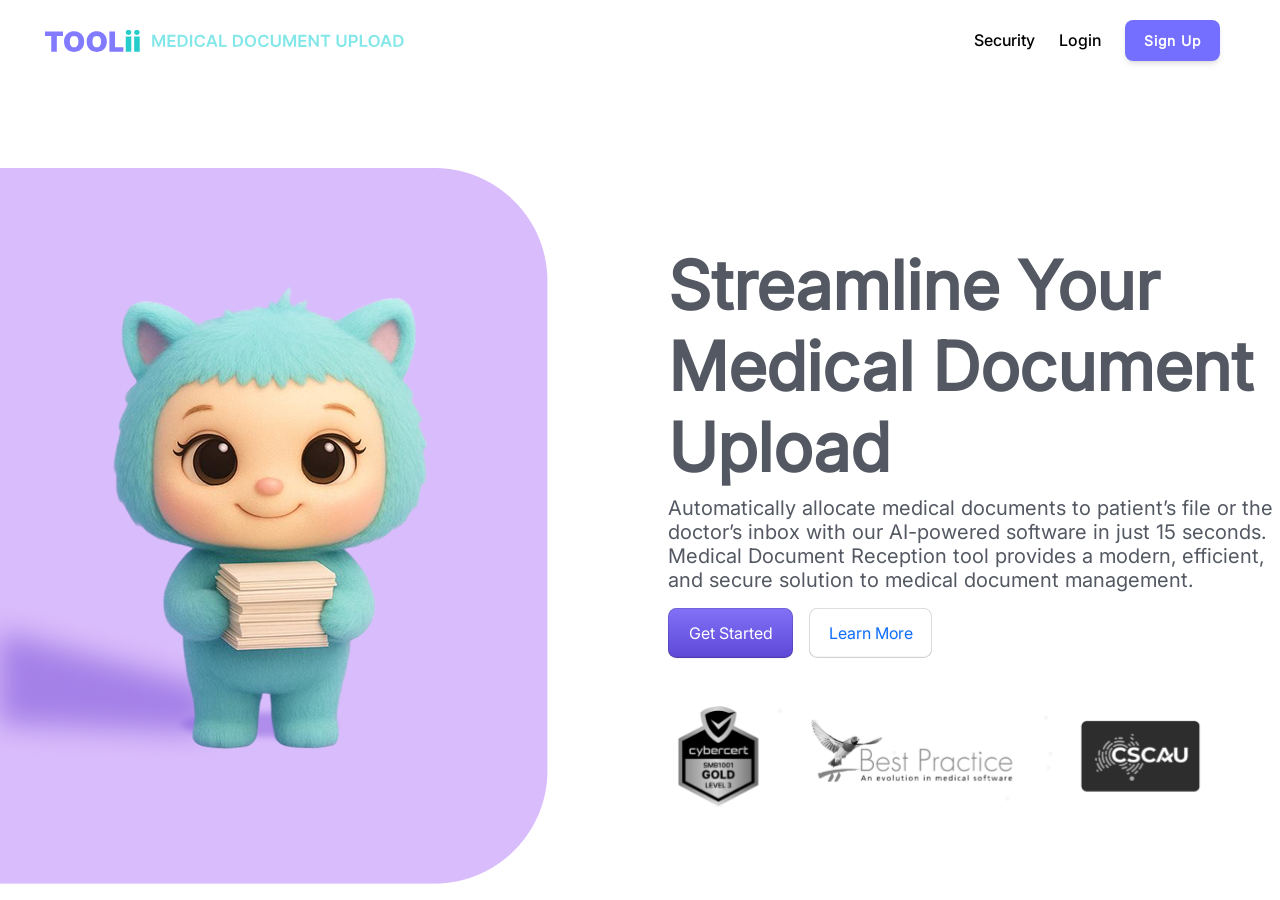
<file: index.html>
<!DOCTYPE html>
<html lang="en">

<head>
    <meta charset="UTF-8">
    <meta name="viewport" content="width=device-width, initial-scale=1.0">
    <title>Toolii - Home</title>
    <meta name="description" content="Toolii Automates Medical Document Uploading">
    <link rel="shortcut icon" href="favicon.ico" type="image/x-icon">
    <meta property="og:title" content="Toolii - Medical Document Upload">
    <meta property="og:description" content="Toolii Automates Medical Uploading.">
    <meta property="og:type" content="website">
    <meta property="og:url" content="https://tooli-project.netlify.app/">
    <meta property="og:image" content="https://tooli-project.netlify.app/assets/image/avatar-main.svg">
    <meta property="og:image:width" content="1200">
    <meta property="og:image:height" content="630">
    <link rel="stylesheet" href="asset/css/global.css">
    <link rel="stylesheet" href="asset/css/index.css">
    <link href="https://cdn.jsdelivr.net/npm/bootstrap@5.3.8/dist/css/bootstrap.min.css" rel="stylesheet"
        integrity="sha384-sRIl4kxILFvY47J16cr9ZwB07vP4J8+LH7qKQnuqkuIAvNWLzeN8tE5YBujZqJLB" crossorigin="anonymous">
</head>

<body>
    <div class="sign-in-container">
        <!-- Header -->
        <header class="header">
            <div class="header-content">
                <div class="header-container">
                    <div class="logo-section">
                        <a href="/" class="logo">
                            <img src="asset/images/logo.svg" alt="logo" width="360" height="auto">
                        </a>
                    </div>
                    <div class="header-actions">
                        <nav class="navigation">
                            <a href="security.html" class="nav-button">Security</a>
                            <a href="sign-in.html" class="nav-button">Login</a>
                        </nav>
                        <a href="sign-up.html" class="signup-button">Sign Up</a>
                    </div>
                </div>
            </div>
        </header>


        <!-- container main starts   -->
        <div class="custom_container">
            <div class="main_content_wrapper d-flex justify-content-between">

                <div class="mascot_wrapper">
                    <img src="asset/images/main-landing.png" width="548" height="716" alt="mascot">
                </div>
                <div class="right__info d-flex flex-column">
                    <div class="heading__info d-flex flex-column">
                        <h1 class="heading">Streamline Your Medical Document Upload</h1>
                        <p class="description">Automatically allocate medical documents to patient’s file or the
                            doctor’s
                            inbox with our
                            AI-powered software in just 15 seconds. Medical Document Reception tool provides a modern,
                            efficient, and secure solution to medical document management. </p>
                        <div class="d-flex align-items-center gap-3">
                            <a href="/sign-up.html" class="get_started_btn text-white">Get Started</a>
                            <a href="https://medicaldocumentupload.com.au/" class="learn_more_btn">Learn More</a>
                        </div>
                    </div>

                    <div class="partener_wrapper d-flex align-items-center">
                        <img src="asset/images/partner_1.svg" width="101" height="101" alt="partener">
                        <img src="asset/images/partener_2.svg" width="293" height="101" alt="partener">
                        <img src="asset/images/partener_3.svg" width="156" height="101" alt="partener">
                    </div>

                </div>

            </div>



        </div>

        <!-- container main ends   -->

    </div>


    <!-- SCRIPTS INCLUSION  -->
    <script src="https://code.jquery.com/jquery-3.7.1.min.js"
        integrity="sha256-/JqT3SQfawRcv/BIHPThkBvs0OEvtFFmqPF/lYI/Cxo=" crossorigin="anonymous"></script>
    <script src="./asset/js/script.js"></script>
    <script src="https://cdn.jsdelivr.net/npm/bootstrap@5.3.8/dist/js/bootstrap.bundle.min.js"
        integrity="sha384-FKyoEForCGlyvwx9Hj09JcYn3nv7wiPVlz7YYwJrWVcXK/BmnVDxM+D2scQbITxI" crossorigin="anonymous">
    </script>
</body>

</html>
</file>
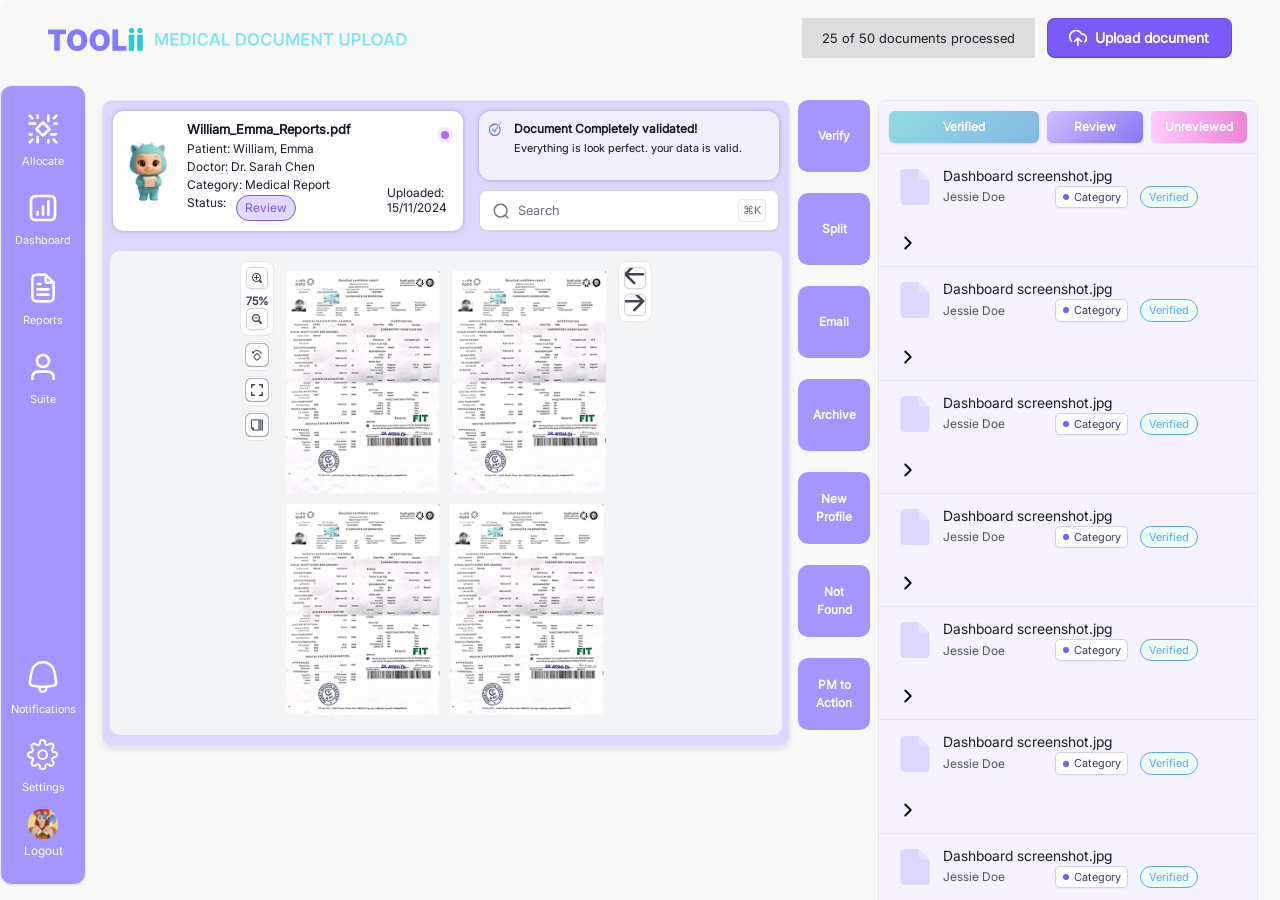
<file: desktop.html>
<!DOCTYPE html>
<html lang="en">

<head>
    <meta charset="UTF-8">
    <meta name="viewport" content="width=device-width, initial-scale=1.0">
    <title>Medical Document Upload Dashboard</title>
    <link rel="stylesheet" href="./asset/css/desktop.css">
    <meta name="description" content="Toolii Automates Medical Document Uploading">
    <link rel="shortcut icon" href="favicon.ico" type="image/x-icon">
    <meta property="og:title" content="Toolii - Medical Document Upload">
    <meta property="og:description" content="Toolii Automates Medical Uploading.">
    <meta property="og:type" content="website">
    <meta property="og:url" content="https://tooli-project.netlify.app/">
    <meta property="og:image" content="https://tooli-project.netlify.app/assets/image/avatar-main.svg">
    <meta property="og:image:width" content="1200">
    <meta property="og:image:height" content="630">
    <link href="https://cdn.jsdelivr.net/npm/bootstrap@5.3.8/dist/css/bootstrap.min.css" rel="stylesheet"
        integrity="sha384-sRIl4kxILFvY47J16cr9ZwB07vP4J8+LH7qKQnuqkuIAvNWLzeN8tE5YBujZqJLB" crossorigin="anonymous">
</head>

</head>

<body>
    <div class="main-container">
        <!-- Header Section -->
        <div class="header">
            <div class="header-container">
                <div class="header-left">
                    <a href="/" class="logo">
                        <img src="asset/images/logo.svg" alt="logo" width="360" height="auto">
                    </a>
                </div>
                <div class="header-right">
                    <div class="progress-indicator">
                        <div class="progress-text">25 of 50 documents processed</div>
                    </div>
                    <div class="header-actions">
                        <div class="upload-button">
                            <img src="asset/images/upload.svg" class="upload-icon" alt="Upload">
                            <div class="upload-text">Upload document</div>
                        </div>
                    </div>
                </div>
            </div>
        </div>

        <!-- Main Content Area -->
        <div class="content-wrapper">
            <!-- Sidebar Navigation -->
            <div class="sidebar" id="js-dynamic-color-1">
                <div class="navigation">
                    <a class="nav-item" href="desktop.html">
                        <img src="asset/images/allocate.svg" class="nav-icon" alt="Allocate">
                        <div class="nav-text">Allocate</div>
                    </a>
                    <a href="dashboard.html" class="nav-item">
                        <img src="asset/images/dashboard.svg" class="nav-icon" alt="Dashboard">
                        <div class="nav-text">Dashboard</div>
                    </a>
                    <div class="nav-item">
                        <img src="asset/images/reports.svg" class="nav-icon" alt="Reports">
                        <div class="nav-text">Reports</div>
                    </div>
                    <div class="nav-item">
                        <img src="asset/images/suite.svg" class="nav-icon" alt="Suite">
                        <div class="nav-text">Suite</div>
                    </div>
                </div>
                <div class="sidebar-footer">
                    <a href="#" class="settings-section mb-2" id="js-notification-btn" type="button">
                        <img src="asset/images/bell-final.svg" class="settings-bg" alt="Notifications Background">
                        <div class="settings-text">Notifications</div>
                    </a>
                   
                    <a href="security.html" class="settings-section mt-1">
                        <img src="asset/images/settings.svg" class="settings-bg" alt="Settings Background">
                        <div class="settings-text">Settings</div>
                    </a>
                    <a class="logout-section" href="profile.html">
                        <img src="asset/images/logout.svg" class="logout-icon" alt="Logout">
                        <div class="logout-text">Logout</div>
                    </a>
                </div>
            </div>
 <div class="card shadow-sm notification_panel d-none">
                        <div class="card-header d-flex justify-content-between align-items-center bg-white">
                            <span class="fw-semibold">Notifications</span>
                            <a href="#" class="small text-decoration-none">Mark all as read</a>
                        </div>

                        <div class="list-group list-group-flush">
                            <!-- Notification item -->
                            <div class="list-group-item d-flex">
                                <img src="asset/images/index_mascot.svg" class="rounded-3 me-3" width="44" height="44">

                                <div class="flex-grow-1">
                                    <p class="mb-1 small">
                                        A reminder your subscription is due to renew on Nov 25.
                                    </p>
                                    <span class="text-muted small">9:02 PM, Nov 22</span>
                                </div>

                                <span class="ms-3 mt-2">
                                    <span class="badge bg-danger rounded-circle p-2"></span>
                                </span>
                            </div>

                            <!-- Notification item -->
                            <div class="list-group-item d-flex">
                                <img src="asset/images/index_mascot.svg" class="rounded-3 me-3" width="44" height="44">

                                <div class="flex-grow-1">
                                    <p class="mb-1 small">
                                        <span class="fw-semibold">SF</span> visited toolii.
                                    </p>
                                    <span class="text-muted small">7:43 PM, Jul 26</span>
                                </div>

                                <span class="ms-3 mt-2">
                                    <span class="badge bg-success rounded-circle p-2"></span>
                                </span>
                            </div>

                        </div>
                    </div>
            <!-- Main Content -->
            <div class="main-content">
                <!-- Document Viewer Section -->
                <div class="document-viewer">
                    <div class="document-content" id="js-dynamic-color-2">
                        <div class="document-header">
                            <div class="document-card">
                                <div class="document-info">
                                    <img src="asset/images/desktop-character.png" class="document-icon" alt="Document">
                                    <div class="document-details">
                                        <div class="document-title">William_Emma_Reports.pdf</div>
                                        <div class="document-meta">
                                            <div class="meta-item">Patient: William, Emma</div>
                                            <div class="meta-item">Doctor: Dr. Sarah Chen</div>
                                            <div class="meta-item">Category: Medical Report</div>
                                        </div>
                                        <div class="status-row">
                                            <div class="status-label">Status:</div>
                                            <div class="status-badge review">Review</div>
                                        </div>
                                    </div>
                                </div>
                                <div class="document-actions">
                                    <div class="priority-indicator">
                                        <div class="priority-dot"></div>
                                    </div>
                                    <div class="upload-date">Uploaded: 15/11/2024</div>
                                </div>
                            </div>
                            <div class="validation-panel">
                                <div class="validation-message">
                                    <img src="asset/images/check-mark.svg" class="validation-icon" alt="Validation">
                                    <div class="validation-content">
                                        <div class="validation-title">Document Completely validated!</div>
                                        <div class="validation-subtitle">Everything is look perfect. your data is valid.
                                        </div>
                                    </div>
                                </div>
                                <div class="search-controls">
                                    <div class="search-input">
                                        <img src="asset/images/search-icon.svg" class="search-icon" alt="Search">
                                        <div class="search-text">Search</div>
                                        <div class="search-shortcut">⌘K</div>
                                    </div>
                                    <!-- <div class="filter-button">
                                        <img src="asset/images/arrow-down.svg"
                                            class="filter-icon" alt="Filter">
                                    </div> -->
                                </div>
                            </div>
                        </div>
                        <div class="document-preview">
                            <div class="preview-controls-left">
                                <div class="zoom-control">
                                    <div class="zoom-frame">
                                        <img src="./asset/images/zoom-icon.svg" class="tool-icon" alt="Tool">
                                    </div>
                                    <div class="zoom-percentage">75%</div>
                                    <div class="zoom-frame">
                                        <img src="./asset/images/zoom-out.svg" class="tool-icon" alt="Tool">
                                    </div>
                                </div>
                                <div class="tool-button">
                                    <img src="./asset/images/reset.svg" class="tool-icon" alt="Tool">
                                </div>
                                <div class="tool-button">
                                    <img src="./asset/images/full-screen.svg" class="tool-icon" alt="Tool">
                                </div>
                                <div class="tool-button">
                                    <img src="./asset/images/copies.svg" class="tool-icon" alt="Tool">
                                </div>
                            </div>
                            <img src="./asset/images/pdf-preview.png" class="document-image" alt="Document Preview">
                            <div class="preview-controls-right">
                                <div class="nav-button">
                                    <img src="asset/images/arrow-left.svg" class="nav-icon" alt="Previous">
                                </div>
                                <div class="nav-button">
                                    <img src="asset/images/arrow-right.svg" class="nav-icon" alt="Next">
                                </div>
                            </div>
                            <!-- <div class="highlight-overlay-1"></div>
                            <div class="highlight-overlay-2"></div>
                            <div class="highlight-overlay-3"></div> -->
                        </div>
                    </div>
                </div>

                <!-- Form Section -->
                <div class="form-section">
                    <div class="form-left">
                        <div class="form-row">
                            <div class="form-field">
                                <input type="text" placeholder="First name" class="form-input">
                            </div>
                            <div class="form-field">
                                <input type="text" placeholder="Last name" class="form-input">
                            </div>
                        </div>
                        <div class="form-field">
                            <input type="text" placeholder="Suggested Patients" class="form-input">
                        </div>
                    </div>
                    <div class="form-right">
                        <div class="form-row">
                            <div class="form-field">
                                <input type="text" placeholder="Preferred Name" class="form-input">
                            </div>
                            <div class="form-field">
                                <input type="text" placeholder="Date of Birth" class="form-input">
                            </div>
                            <div class="form-field">
                                <input type="text" placeholder="Subject" class="form-input">
                            </div>
                        </div>
                        <div class="form-row">
                            <div class="form-field">
                                <input type="text" placeholder="Address" class="form-input">
                            </div>
                            <div class="form-field">
                                <input type="text" placeholder="Doctor Name" class="form-input">
                            </div>
                            <div class="form-field">
                                <input type="text" placeholder="Date of Report" class="form-input">
                            </div>
                            <div class="form-field">
                                <input type="text" placeholder="Category" class="form-input">
                            </div>
                        </div>
                    </div>
                </div>

                <!-- Document List Section -->
                <div class="document-list" id="js-dynamic-color-3">
                    <div class="list-header">
                        <div class="tab-button-one active">Verified</div>
                        <div class="tab-button-two">Review</div>
                        <div class="tab-button-three">Unreviewed</div>
                    </div>
                    <div class="list-content">
                        <div class="list-item">
                            <div class="item-info">
                                <img src="asset/images/file-icon.svg" class="file-icon" alt="File">
                                <div class="item-details">
                                    <div class="item-title">Dashboard screenshot.jpg</div>
                                    <div class="item-meta">
                                        <div class="item-author">Jessie Doe</div>
                                        <div class="category-badge">
                                            <img src="asset/images/dot-icon.svg" class="category-icon" alt="Category">
                                            <div class="category-text">Category</div>
                                        </div>
                                        <div class="status-badge verified">Verified</div>
                                    </div>
                                </div>
                            </div>
                            <img src="asset/images/arrow-icon.svg" class="action-icon" alt="Actions">
                        </div>
                        <div class="list-item">
                            <div class="item-info">
                                <img src="asset/images/file-icon.svg" class="file-icon" alt="File">
                                <div class="item-details">
                                    <div class="item-title">Dashboard screenshot.jpg</div>
                                    <div class="item-meta">
                                        <div class="item-author">Jessie Doe</div>
                                        <div class="category-badge">
                                            <img src="asset/images/dot-icon.svg" class="category-icon" alt="Category">
                                            <div class="category-text">Category</div>
                                        </div>
                                        <div class="status-badge verified">Verified</div>
                                    </div>
                                </div>
                            </div>
                            <img src="asset/images/arrow-icon.svg" class="action-icon" alt="Actions">
                        </div>
                        <div class="list-item">
                            <div class="item-info">
                                <img src="asset/images/file-icon.svg" class="file-icon" alt="File">
                                <div class="item-details">
                                    <div class="item-title">Dashboard screenshot.jpg</div>
                                    <div class="item-meta">
                                        <div class="item-author">Jessie Doe</div>
                                        <div class="category-badge">
                                            <img src="asset/images/dot-icon.svg" class="category-icon" alt="Category">
                                            <div class="category-text">Category</div>
                                        </div>
                                        <div class="status-badge verified">Verified</div>
                                    </div>
                                </div>
                            </div>
                            <img src="asset/images/arrow-icon.svg" class="action-icon" alt="Actions">
                        </div>
                        <div class="list-item">
                            <div class="item-info">
                                <img src="asset/images/file-icon.svg" class="file-icon" alt="File">
                                <div class="item-details">
                                    <div class="item-title">Dashboard screenshot.jpg</div>
                                    <div class="item-meta">
                                        <div class="item-author">Jessie Doe</div>
                                        <div class="category-badge">
                                            <img src="asset/images/dot-icon.svg" class="category-icon" alt="Category">
                                            <div class="category-text">Category</div>
                                        </div>
                                        <div class="status-badge verified">Verified</div>
                                    </div>
                                </div>
                            </div>
                            <img src="asset/images/arrow-icon.svg" class="action-icon" alt="Actions">
                        </div>
                        <div class="list-item">
                            <div class="item-info">
                                <img src="asset/images/file-icon.svg" class="file-icon" alt="File">
                                <div class="item-details">
                                    <div class="item-title">Dashboard screenshot.jpg</div>
                                    <div class="item-meta">
                                        <div class="item-author">Jessie Doe</div>
                                        <div class="category-badge">
                                            <img src="asset/images/dot-icon.svg" class="category-icon" alt="Category">
                                            <div class="category-text">Category</div>
                                        </div>
                                        <div class="status-badge verified">Verified</div>
                                    </div>
                                </div>
                            </div>
                            <img src="asset/images/arrow-icon.svg" class="action-icon" alt="Actions">
                        </div>
                        <div class="list-item">
                            <div class="item-info">
                                <img src="asset/images/file-icon.svg" class="file-icon" alt="File">
                                <div class="item-details">
                                    <div class="item-title">Dashboard screenshot.jpg</div>
                                    <div class="item-meta">
                                        <div class="item-author">Jessie Doe</div>
                                        <div class="category-badge">
                                            <img src="asset/images/dot-icon.svg" class="category-icon" alt="Category">
                                            <div class="category-text">Category</div>
                                        </div>
                                        <div class="status-badge verified">Verified</div>
                                    </div>
                                </div>
                            </div>
                            <img src="asset/images/arrow-icon.svg" class="action-icon" alt="Actions">
                        </div>
                        <div class="list-item">
                            <div class="item-info">
                                <img src="asset/images/file-icon.svg" class="file-icon" alt="File">
                                <div class="item-details">
                                    <div class="item-title">Dashboard screenshot.jpg</div>
                                    <div class="item-meta">
                                        <div class="item-author">Jessie Doe</div>
                                        <div class="category-badge">
                                            <img src="asset/images/dot-icon.svg" class="category-icon" alt="Category">
                                            <div class="category-text">Category</div>
                                        </div>
                                        <div class="status-badge verified">Verified</div>
                                    </div>
                                </div>
                            </div>
                            <img src="asset/images/arrow-icon.svg" class="action-icon" alt="Actions">
                        </div>
                        <div class="list-item">
                            <div class="item-info">
                                <img src="asset/images/file-icon.svg" class="file-icon" alt="File">
                                <div class="item-details">
                                    <div class="item-title">Dashboard screenshot.jpg</div>
                                    <div class="item-meta">
                                        <div class="item-author">Jessie Doe</div>
                                        <div class="category-badge">
                                            <img src="asset/images/dot-icon.svg" class="category-icon" alt="Category">
                                            <div class="category-text">Category</div>
                                        </div>
                                        <div class="status-badge verified">Verified</div>
                                    </div>
                                </div>
                            </div>
                            <img src="asset/images/arrow-icon.svg" class="action-icon" alt="Actions">
                        </div>

                    </div>
                    <div class="pagination">
                        <div class="page-label">Page</div>
                        <div class="page-select">
                            <div class="page-number">1</div>
                            <img src="asset/images/arrow-down-1.svg" class="dropdown-icon" alt="Dropdown">
                        </div>
                        <div class="page-total">of 10</div>
                    </div>
                </div>

                <!-- Action Buttons Section -->
                <div class="action-buttons">
                    <div class="button-row">
                        <div class="action-button secondary dynamic-class-4">Reset Content</div>
                        <div class="action-button secondary dynamic-class-4">C-In</div>
                        <div class="action-button secondary dynamic-class-4">Inbox</div>
                    </div>
                    <div class="button-row">
                        <div class="action-button danger">Report Error</div>
                        <div class="action-button secondary dynamic-class-4">C-Out</div>
                        <div class="action-button  allocate-btn primary">Allocate</div>
                    </div>
                </div>



                <!-- Vertical Action Buttons -->
                <div class="vertical-actions">
                    <div class="vertical-button">Verify</div>
                    <div class="vertical-button">Split</div>
                    <div class="vertical-button">Email</div>
                    <div class="vertical-button">Archive</div>
                    <div class="vertical-button">New<br>Profile</div>
                    <div class="vertical-button">Not<br>Found</div>
                    <div class="vertical-button">PM to<br>Action</div>
                </div>
            </div>
        </div>
    </div>
</body>

</html>

<script src="https://code.jquery.com/jquery-3.7.1.min.js"
    integrity="sha256-/JqT3SQfawRcv/BIHPThkBvs0OEvtFFmqPF/lYI/Cxo=" crossorigin="anonymous"></script>
<script src="./asset/js/script.js"></script>
<script>
    $(document).ready(function () {
        const color = localStorage.getItem('selected_color');

        if (color && colorThemes[color]) {
            const theme = colorThemes[color];
            console.log(theme);

            // 1st index: primary
            $('#js-dynamic-color-1').css('background', theme.primary);

            // 2nd index: primaryLight
            $('#js-dynamic-color-2').css('background', theme.primaryLight);

            // 3rd index: primaryBg
            $('#js-dynamic-color-3').css('background-color', theme.primaryBg);

            // Last: class dynamic
            $('.dynamic-class-4').css('background', theme.primaryShadow);
        }
    });
</script>
</file>
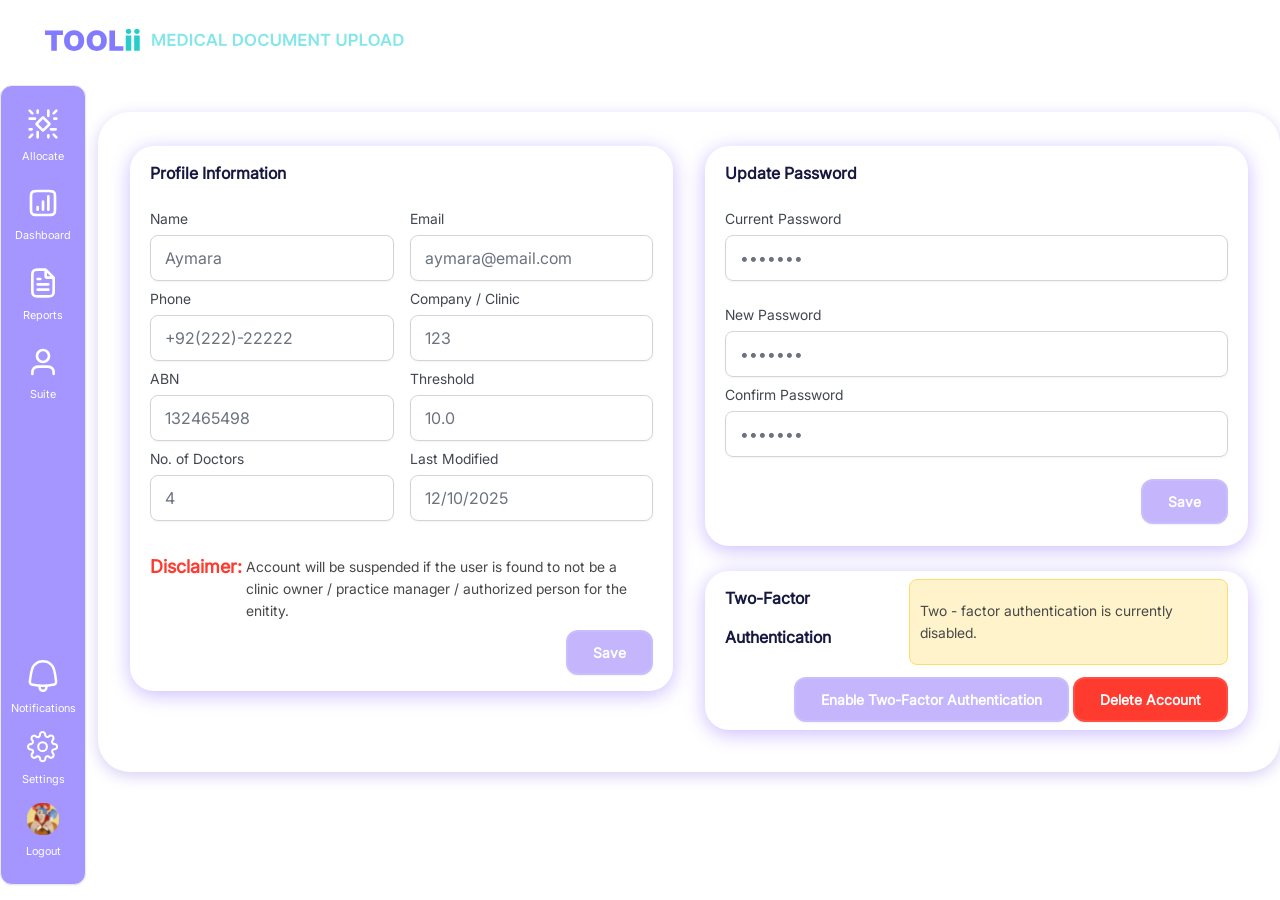
<file: profile.html>
<!DOCTYPE html>
<html lang="en">

<head>
    <meta charset="UTF-8">
    <meta name="viewport" content="width=device-width, initial-scale=1.0">
    <title>Toolii - Settings</title>
    <meta name="description" content="Toolii Automates Medical Document Uploading">
    <link rel="shortcut icon" href="favicon.ico" type="image/x-icon">
    <meta property="og:title" content="Toolii - Medical Document Upload">
    <meta property="og:description" content="Toolii Automates Medical Uploading.">
    <meta property="og:type" content="website">
    <meta property="og:url" content="https://tooli-project.netlify.app/">
    <meta property="og:image" content="https://tooli-project.netlify.app/asset/image/avatar-main.svg">
    <meta property="og:image:width" content="1200">
    <meta property="og:image:height" content="630">
    <link rel="stylesheet" href="asset/css/global.css">
    <link rel="stylesheet" href="asset/css/profile.css">
    <link href="https://cdn.jsdelivr.net/npm/bootstrap@5.3.8/dist/css/bootstrap.min.css" rel="stylesheet"
        integrity="sha384-sRIl4kxILFvY47J16cr9ZwB07vP4J8+LH7qKQnuqkuIAvNWLzeN8tE5YBujZqJLB" crossorigin="anonymous">
</head>

<body>
    <header class="header">
        <div class="header-content">
            <div class="header-container">
                <div class="logo-section">
                    <a href="/" class="logo">
                        <img src="asset/images/logo.svg" alt="logo" width="360" height="auto">
                    </a>
                </div>
                <!-- <div class="header-actions">
                    <nav class="navigation">
                        <a href="security.html" class="nav-button">Security</a>
                        <a href="sign-in.html" class="nav-button">Login</a>
                    </nav>
                    <a href="sign-up.html" class="signup-button">Sign Up</a>
                </div> -->
            </div>
        </div>
    </header>



    <div class="main_profile_wrapper d-flex">



        <div class="profile-container">
            <div class="sidebar flex-column justify-content-between">
                <!-- Top Menu -->
                <div class="d-flex flex-column top_menu">
                    <a href="desktop.html" class="menu-item d-flex align-items-center">
                        <img src="asset/images/allocate.svg" alt="Allocate">
                        <span>Allocate</span>
                    </a>

                    <a class="menu-item d-flex align-items-center" href="dashboard.html">
                        <img src="asset/images/dashboard.svg" alt="Dashboard">
                        <span>Dashboard</span>
                    </a>

                    <div class="menu-item d-flex align-items-center">
                        <img src="asset/images/reports.svg" alt="Reports">
                        <span>Reports</span>
                    </div>

                    <div class="menu-item d-flex align-items-center">
                        <img src="asset/images/suite.svg" alt="Suite">
                        <span>Suite</span>
                    </div>
                </div>

                <!-- Bottom Menu -->
                <div class="d-flex flex-column gap-3">
                    <a class="menu-item d-flex align-items-center"  id="js-notification-btn" href="#" type="button">
                        <img src="asset/images/bell-final.svg" alt="NOTIFICATIONS">
                        <span>Notifications</span>
                    </a>
                    <div class="card shadow-sm notification_panel d-none">
                        <div class="card-header d-flex justify-content-between align-items-center bg-white">
                            <span class="fw-semibold">Notifications</span>
                            <a href="#" class="small text-decoration-none">Mark all as read</a>
                        </div>

                        <div class="list-group list-group-flush">
                            <!-- Notification item -->
                            <div class="list-group-item d-flex">
                                <img src="asset/images/index_mascot.svg" class="rounded-3 me-3" width="44" height="44">

                                <div class="flex-grow-1">
                                    <p class="mb-1 small">
                                        A reminder your subscription is due to renew on Nov 25.
                                    </p>
                                    <span class="text-muted small">9:02 PM, Nov 22</span>
                                </div>

                                <span class="ms-3 mt-2">
                                    <span class="badge bg-danger rounded-circle p-2"></span>
                                </span>
                            </div>

                            <!-- Notification item -->
                            <div class="list-group-item d-flex">
                                <img src="asset/images/index_mascot.svg" class="rounded-3 me-3" width="44" height="44">

                                <div class="flex-grow-1">
                                    <p class="mb-1 small">
                                        <span class="fw-semibold">SF</span> visited toolii.
                                    </p>
                                    <span class="text-muted small">7:43 PM, Jul 26</span>
                                </div>

                                <span class="ms-3 mt-2">
                                    <span class="badge bg-success rounded-circle p-2"></span>
                                </span>
                            </div>

                        </div>
                    </div>
                    <a class="menu-item d-flex align-items-center" href="security.html">
                        <img src="asset/images/settings.svg" alt="Settings">
                        <span>Settings</span>
                    </a>

                    <div class="menu-item logout d-flex align-items-center cursor-pointer">
                        <a href="profile.html" class="d-flex flex-column align-items-center"
                            style="text-decoration: none;">
                            <img src="asset/images/logout.svg" alt="Logout">
                            <span>Logout</span>
                        </a>
                    </div>
                </div>
            </div>
            <button class="toggle-sidebar">
                <span class="arrow"> <svg xmlns="http://www.w3.org/2000/svg" width="20" height="20" fill="currentColor"
                        class="bi bi-chevron-right" viewBox="0 0 16 16">
                        <path fill-rule="evenodd"
                            d="M4.646 1.646a.5.5 0 0 1 .708 0l6 6a.5.5 0 0 1 0 .708l-6 6a.5.5 0 0 1-.708-.708L10.293 8 4.646 2.354a.5.5 0 0 1 0-.708" />
                    </svg> </span>
            </button>
            <div class="profile-header">
                <!-- <h1 class="profile-title">Profile Page</h1> -->
            </div>

            <div class="profile-content">
                <div class="profile-main-section">
                    <div class="profile-info-card">
                        <h2 class="section-title mb-3">Profile Information</h2>

                        <form class="profile-form">


                            <div class="form-row">
                                <div class="form-group form-group-half">
                                    <label for="abn" class="form-label">Name</label>
                                    <input type="text" id="name" class="form-input" value="Aymara" readonly>
                                </div>
                                <div class="form-group form-group-half">
                                    <label for="threshold" class="form-label">Email</label>
                                    <input type="text" id="email" class="form-input" value="aymara@email.com" readonly>
                                </div>
                            </div>


                            <div class="form-row">
                                <div class="form-group form-group-half">
                                    <label for="abn" class="form-label">Phone</label>
                                    <input type="text" id="phone" class="form-input" value="+92(222)-22222" readonly>
                                </div>
                                <div class="form-group form-group-half">
                                    <label for="threshold" class="form-label">Company / Clinic</label>
                                    <input type="text" id="company" class="form-input" value="123" readonly>
                                </div>
                            </div>


                            <div class="form-row">
                                <div class="form-group form-group-half">
                                    <label for="abn" class="form-label">ABN</label>
                                    <input type="text" id="abn" class="form-input" value="132465498" readonly>
                                </div>
                                <div class="form-group form-group-half">
                                    <label for="threshold" class="form-label">Threshold</label>
                                    <input type="text" id="threshold" class="form-input" value="10.0" readonly>
                                </div>
                            </div>

                            <div class="form-row">
                                <div class="form-group form-group-half">
                                    <label for="doctors" class="form-label">No. of Doctors</label>
                                    <input type="text" id="doctors" class="form-input" value="4" readonly>
                                </div>
                                <div class="form-group form-group-half">
                                    <label for="modified" class="form-label">Last Modified</label>
                                    <input type="text" id="modified" class="form-input" value="12/10/2025" readonly>
                                </div>
                            </div>

                            <div class="disclaimer">
                                <span class="disclaimer-title">Disclaimer:</span>
                                <span class="disclaimer-text">Account will be suspended if the user is found to not be a
                                    clinic owner / practice manager / authorized person for the enitity.</span>
                            </div>

                            <button type="submit" class="btn-primary btn-save">Save</button>
                        </form>
                    </div>
                </div>

                <div class="profile-sidebar">
                    <div class="password-card">
                        <h2 class="section-title mb-3">Update Password</h2>
                        <form class="password-form">
                            <div class="form-group mb-3">
                                <label for="current-password" class="form-label">Current Password</label>
                                <input type="password" id="current-password" class="form-input" value="*******"
                                    readonly>
                            </div>

                            <div class="form-row">
                                <div class="form-group form-group-half">
                                    <label for="new-password" class="form-label">New Password</label>
                                    <input type="password" id="new-password" class="form-input" value="*******"
                                        readonly>
                                </div>

                            </div>
                            <div class="form-row">

                                <div class="form-group form-group-half">
                                    <label for="confirm-password" class="form-label">Confirm Password</label>
                                    <input type="password" id="confirm-password" class="form-input" value="*******"
                                        readonly>
                                </div>
                            </div>
                            <button type="submit" class="btn-primary btn-save-password">Save</button>
                        </form>
                    </div>
                    <div class="two-factor-card">
                        <div class="d-flex flex-row enable_auth_header justify-space-bewteen">
                            <h2 class="section-title">Two-Factor Authentication</h2>
                            <div class="warning-message">
                                <p>Two - factor authentication is currently disabled.</p>
                            </div>
                        </div>
                        <div class="d-flex gap-1 justify-content-end">
                            <button type="button" class="js-enable-auth btn-primary btn-enable-2fa"
                                data-bs-toggle="modal" data-bs-target="#addUserModal">Enable Two-Factor
                                Authentication</button>
                            <button type="button" class="btn-primary btn-enable-2fa delete-account-btn"> Delete
                                Account</button>
                        </div>
                    </div>


                </div>
            </div>

        </div>
    </div>
    <div class="modal fade" id="addUserModal" tabindex="-1" aria-labelledby="addUserModalLabel" aria-hidden="true">
        <div class="modal-dialog modal-dialog-centered w-50">
            <div class="modal-content align-items-end">
                <button type="button" class="btn-close" data-bs-dismiss="modal" aria-label="Close"></button>
                <div class="modal-body w-100">

                    <div class="admin-login-container">
                        <div class="admin-login-form">
                            <div class="logo-section">
                                <div class="logo">
                                    <svg id="53132:2241" width="354" height="84" viewBox="0 0 354 84" fill="none"
                                        xmlns="http://www.w3.org/2000/svg" class="logo-svg">
                                        <path
                                            d="M108.619 6.33496C115.357 6.33498 121.418 7.7986 126.838 10.7002L126.843 10.7031C132.228 13.5626 136.516 17.7912 139.712 23.4385L139.714 23.4414C142.881 29.0141 144.511 35.953 144.511 44.3379C144.511 52.7211 142.882 59.6735 139.714 65.2725C136.519 70.8942 132.231 75.1248 126.843 78.0107C121.422 80.8889 115.359 82.3418 108.619 82.3418C101.829 82.3418 95.742 80.8763 90.3242 77.9756C85.1277 75.1559 80.9518 71.0848 77.79 65.7207L77.4873 65.1973C74.3433 59.5967 72.7266 52.6688 72.7266 44.3379C72.7266 35.952 74.3448 29.0119 77.4883 23.4385C80.6856 17.7893 84.9617 13.5601 90.3223 10.7012L90.3252 10.7002C95.743 7.79959 101.829 6.33496 108.619 6.33496ZM193.118 6.33496C199.856 6.33496 205.917 7.7986 211.337 10.7002L211.342 10.7031C216.727 13.5626 221.015 17.7912 224.211 23.4385L224.213 23.4414C227.38 29.0141 229.011 35.953 229.011 44.3379C229.011 52.7212 227.381 59.6735 224.213 65.2725C221.018 70.8943 216.73 75.1248 211.342 78.0107C205.921 80.8889 199.858 82.3418 193.118 82.3418C186.328 82.3418 180.241 80.8763 174.823 77.9756C169.627 75.1559 165.451 71.0848 162.289 65.7207L161.986 65.1973C158.842 59.5967 157.227 52.6687 157.227 44.3379C157.227 35.952 158.844 29.0119 161.987 23.4385C165.185 17.7893 169.461 13.5602 174.821 10.7012L174.824 10.7002C180.242 7.79954 186.328 6.33497 193.118 6.33496ZM259.672 7.39062V67.7129H290.889V81.2861H242.027V7.39062H259.672ZM65.4502 7.39062V20.9629H42.2256V81.2861H24.8828V20.9629H1.65918V7.39062H65.4502ZM108.619 21.2646C104.88 21.2646 101.606 22.1615 98.8906 24.0469C96.2053 25.9038 94.2236 28.6115 92.8955 32.0537L92.8926 32.0596C91.5933 35.4701 90.9746 39.5801 90.9746 44.3379C90.9746 49.0963 91.5941 53.2164 92.8916 56.6494L92.8975 56.665C94.2262 60.0817 96.2058 62.7819 98.8809 64.6602L98.8896 64.666L98.8975 64.6709C101.612 66.5283 104.884 67.4121 108.619 67.4121C112.354 67.4121 115.616 66.5293 118.31 64.667L118.312 64.6641C121.018 62.7846 123.002 60.0792 124.307 56.6533C125.631 53.218 126.264 49.0964 126.264 44.3379C126.264 39.577 125.631 35.463 124.304 32.0488H124.302C123 28.6117 121.022 25.9086 118.318 24.0537H118.319C115.625 22.1621 112.359 21.2647 108.619 21.2646ZM193.118 21.2646C189.612 21.2647 186.514 22.0539 183.903 23.707L183.391 24.0469C180.705 25.9038 178.723 28.6115 177.395 32.0537L177.393 32.0596C176.093 35.4701 175.474 39.5801 175.474 44.3379C175.474 49.0962 176.093 53.2164 177.391 56.6494L177.396 56.665C178.725 60.0818 180.706 62.7819 183.381 64.6602L183.389 64.666L183.397 64.6709C186.112 66.5282 189.383 67.4121 193.118 67.4121C196.619 67.4121 199.706 66.6354 202.297 65.0039L202.809 64.667L202.812 64.6641C205.517 62.7846 207.502 60.0801 208.807 56.6543L208.806 56.6533C210.13 53.218 210.763 49.0964 210.763 44.3379C210.763 39.8744 210.207 35.9799 209.043 32.6973L208.803 32.0488C207.501 28.6114 205.521 25.9087 202.817 24.0537H202.818C200.124 22.1621 196.858 21.2646 193.118 21.2646Z"
                                            fill="#BAB1F7" stroke="#BAB1F7" stroke-width="3.31776">
                                        </path>
                                        <path
                                            d="M351.89 26.6934V81.2852H334.396V26.6934H351.89ZM320.475 26.6934V81.2852H302.981V26.6934H320.475ZM311.728 1.65918C314.167 1.65918 316.169 2.44264 317.833 4.00098L317.84 4.00781C319.529 5.57073 320.324 7.37375 320.324 9.50098C320.324 11.6282 319.529 13.4313 317.84 14.9941L317.833 15.001C316.169 16.5593 314.167 17.3428 311.728 17.3428C309.317 17.3427 307.31 16.5618 305.615 14.9941C303.926 13.4313 303.132 11.6281 303.132 9.50098C303.132 7.37386 303.926 5.57067 305.615 4.00781C307.31 2.44012 309.317 1.65928 311.728 1.65918ZM343.143 1.65918C345.582 1.65918 347.584 2.44264 349.248 4.00098L349.255 4.00781C350.945 5.57073 351.739 7.37375 351.739 9.50098C351.739 11.6282 350.944 13.4313 349.255 14.9941L349.248 15.001C347.584 16.5593 345.582 17.3428 343.143 17.3428C340.733 17.3427 338.725 16.5618 337.03 14.9941C335.341 13.4313 334.547 11.6281 334.547 9.50098C334.547 7.37387 335.341 5.57067 337.03 4.00781C338.725 2.44012 340.733 1.65928 343.143 1.65918Z"
                                            fill="#BAB1F7" stroke="#BAB1F7" stroke-width="3.31776">
                                        </path>
                                    </svg>
                                </div>
                            </div>

                            <div class="form-inputs">
                                <div class="input-group">
                                    <div class="input-field">
                                        <div class="input-icon">
                                            <svg id="53132:2250" width="24" height="24" viewBox="0 0 24 24" fill="none"
                                                xmlns="http://www.w3.org/2000/svg" class="user-icon">
                                                <path fill-rule="evenodd" clip-rule="evenodd"
                                                    d="M12 3.53846C10.1472 3.53846 8.64516 5.03085 8.64516 6.8718C8.64516 8.71274 10.1472 10.2051 12 10.2051C13.8528 10.2051 15.3548 8.71274 15.3548 6.8718C15.3548 5.03085 13.8528 3.53846 12 3.53846ZM7.09677 6.8718C7.09677 4.18118 9.29202 2 12 2C14.708 2 16.9032 4.18118 16.9032 6.8718C16.9032 9.56241 14.708 11.7436 12 11.7436C9.29202 11.7436 7.09677 9.56241 7.09677 6.8718Z"
                                                    fill="#2A2335"></path>
                                                <path fill-rule="evenodd" clip-rule="evenodd"
                                                    d="M9.46618 15.3333C7.30244 15.3333 5.54839 17.0761 5.54839 19.226C5.54839 19.3389 5.56915 19.4186 5.59092 19.465C5.60929 19.5041 5.62506 19.5153 5.63821 19.5224C6.23988 19.8477 7.92682 20.4615 12 20.4615C16.0732 20.4615 17.7601 19.8477 18.3618 19.5224C18.3749 19.5153 18.3907 19.5041 18.4091 19.465C18.4309 19.4186 18.4516 19.3389 18.4516 19.226C18.4516 17.0761 16.6976 15.3333 14.5338 15.3333H9.46618ZM4 19.226C4 16.2265 6.44729 13.7949 9.46618 13.7949H14.5338C17.5527 13.7949 20 16.2265 20 19.226C20 19.7766 19.7994 20.4966 19.1019 20.8737C18.1779 21.3733 16.1959 22 12 22C7.80414 22 5.82206 21.3733 4.89812 20.8737C4.20063 20.4966 4 19.7766 4 19.226Z"
                                                    fill="#2A2335"></path>
                                            </svg>
                                        </div>
                                        <div class="input-content">
                                            <input type="text" placeholder="Phone Number/Email" class="form-input">
                                        </div>
                                    </div>
                                    <div class="send-code-container">
                                        <button class="send-code-btn">Send Code</button>
                                    </div>
                                </div>

                                <div class="input-field">
                                    <div class="input-icon">
                                        <svg id="53132:2256" width="24" height="24" viewBox="0 0 24 24" fill="none"
                                            xmlns="http://www.w3.org/2000/svg" class="lock-icon">
                                            <path
                                                d="M17 10V8C17 5.23858 14.7614 3 12 3C9.23858 3 7 5.23858 7 8V10M12 14.5V16.5M8.8 21H15.2C16.8802 21 17.7202 21 18.362 20.673C18.9265 20.3854 19.3854 19.9265 19.673 19.362C20 18.7202 20 17.8802 20 16.2V14.8C20 13.1198 20 12.2798 19.673 11.638C19.3854 11.0735 18.9265 10.6146 18.362 10.327C17.7202 10 16.8802 10 15.2 10H8.8C7.11984 10 6.27976 10 5.63803 10.327C5.07354 10.6146 4.6146 11.0735 4.32698 11.638C4 12.2798 4 13.1198 4 14.8V16.2C4 17.8802 4 18.7202 4.32698 19.362C4.6146 19.9265 5.07354 20.3854 5.63803 20.673C6.27976 21 7.11984 21 8.8 21Z"
                                                stroke="#2A2335" stroke-width="2" stroke-linecap="round"
                                                stroke-linejoin="round"></path>
                                        </svg>
                                    </div>
                                    <div class="input-content">
                                        <input type="text" placeholder="Enter Code" class="form-input">
                                    </div>
                                </div>
                            </div>

                            <div class="signUp-captcha-box">
                                <div class="signUp-checkbox-wrapper">
                                    <div class="signUp-checkbox-container">
                                        <input type="checkbox" id="robotCheck" class="signUp-checkbox-input" required>
                                        <label for="robotCheck" class="signUp-checkbox-label">
                                            <span class="signUp-checkbox-custom"></span>
                                            <span class="signUp-checkbox-text">I'm not a robot</span>
                                        </label>
                                    </div>
                                    <img src="asset/images/recaptcha.svg" alt="reCAPTCHA logo"
                                        class="signUp-captcha-logo">
                                </div>
                            </div>

                            <div class="authorize-section">
                                <button class="authorize-btn">
                                    <div class="authorize-text">Authorize</div>
                                </button>
                            </div>
                        </div>
                    </div>
                </div>
            </div>
        </div>
    </div>
</body>

<script src="https://code.jquery.com/jquery-3.7.1.min.js"
    integrity="sha256-/JqT3SQfawRcv/BIHPThkBvs0OEvtFFmqPF/lYI/Cxo=" crossorigin="anonymous"></script>
<script src="https://cdn.jsdelivr.net/npm/bootstrap@5.3.8/dist/js/bootstrap.bundle.min.js"
    integrity="sha384-FKyoEForCGlyvwx9Hj09JcYn3nv7wiPVlz7YYwJrWVcXK/BmnVDxM+D2scQbITxI" crossorigin="anonymous">
</script>
<script src="asset/js/script.js"></script>

<script>
    $(document).ready(function () {
        // Form submission handlers
        $('.js-enable-auth').on('click', function (e) {
            const buttonText = $(this).text().trim();
            e.preventDefault();
            console.log(`${buttonText} clicked`);
            $('body').css({
                'transform': 'none',
                'transform-origin': 'initial'
            });
            // Add loading state
            $(this).text('Processing...');
            setTimeout(() => {
                $(this).text(buttonText);
            }, 2000);
        });

    });
</script>
</file>
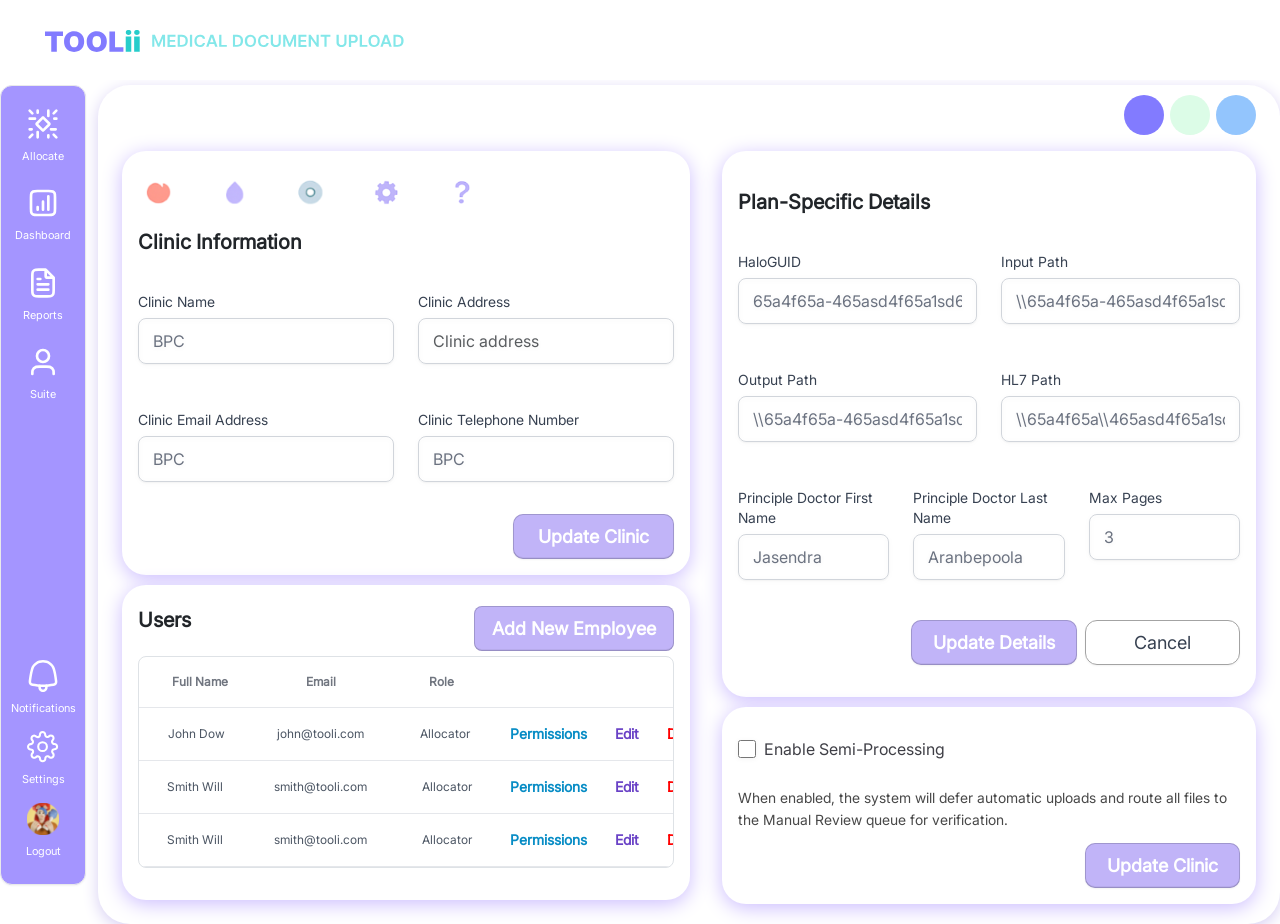
<file: security.html>
<!DOCTYPE html>
<html lang="en">

<head>
    <meta charset="UTF-8">
    <meta name="viewport" content="width=device-width, initial-scale=1.0">
    <title>Toolii - Settings</title>
    <meta name="description" content="Toolii Automates Medical Document Uploading">
    <link rel="shortcut icon" href="favicon.ico" type="image/x-icon">
    <meta property="og:title" content="Toolii - Medical Document Upload">
    <meta property="og:description" content="Toolii Automates Medical Uploading.">
    <meta property="og:type" content="website">
    <meta property="og:url" content="https://tooli-project.netlify.app/">
    <meta property="og:image" content="https://tooli-project.netlify.app/assets/image/avatar-main.svg">
    <meta property="og:image:width" content="1200">
    <meta property="og:image:height" content="630">
    <link rel="stylesheet" href="asset/css/global.css">
    <link rel="stylesheet" href="asset/css/settings.css">
    <link href="https://cdn.jsdelivr.net/npm/bootstrap@5.3.8/dist/css/bootstrap.min.css" rel="stylesheet"
        integrity="sha384-sRIl4kxILFvY47J16cr9ZwB07vP4J8+LH7qKQnuqkuIAvNWLzeN8tE5YBujZqJLB" crossorigin="anonymous">
</head>

<body>
    <header class="header">
        <div class="header-content">
            <div class="header-container">
                <div class="logo-section">
                    <a href="/" class="logo">
                        <img src="asset/images/logo.svg" alt="logo" width="360" height="auto">
                    </a>
                </div>
                <!-- <div class="header-actions">
                    <nav class="navigation">
                        <a href="security.html" class="nav-button">Security</a>
                        <a href="sign-in.html" class="nav-button">Login</a>
                    </nav>
                    <a href="sign-up.html" class="signup-button">Sign Up</a>
                </div> -->
            </div>
        </div>
    </header>
    <div class="security-container">
        <!-- Header -->
        <div class=" justify-content-end">
            <div class="portal-colors-section">
                <div class="color-palette">
                    <div class="color-circle color-violet" data-color="violet"></div>
                    <div class="color-circle color-emerald" data-color="emerald"></div>
                    <div class="color-circle color-blue" data-color="blue"></div>
                </div>
            </div>
        </div>


        <!-- Main Content -->
        <div class="main-content">
            <div class="sidebar flex-column justify-content-between">
                <!-- Top Menu -->
                <div class="d-flex flex-column top_menu">
                    <a href="desktop.html" class="menu-item d-flex align-items-center">
                        <img src="asset/images/allocate.svg" alt="Allocate">
                        <span>Allocate</span>
                    </a>

                    <a class="menu-item d-flex align-items-center" href="dashboard.html">
                        <img src="asset/images/dashboard.svg" alt="Dashboard">
                        <span>Dashboard</span>
                    </a>

                    <div class="menu-item d-flex align-items-center">
                        <img src="asset/images/reports.svg" alt="Reports">
                        <span>Reports</span>
                    </div>

                    <div class="menu-item d-flex align-items-center">
                        <img src="asset/images/suite.svg" alt="Suite">
                        <span>Suite</span>
                    </div>
                </div>

                <!-- Bottom Menu -->
                <div class="d-flex flex-column gap-3">
                    <a class="menu-item d-flex align-items-center" id="js-notification-btn" href="#" type="button">
                        <img src="asset/images/bell-final.svg" alt="NOTIFICATIONS">
                        <span>Notifications</span>
                    </a>
                    <div class="card shadow-sm notification_panel d-none">
                        <div class="card-header d-flex justify-content-between align-items-center bg-white">
                            <span class="fw-semibold">Notifications</span>
                            <a href="#" class="small text-decoration-none">Mark all as read</a>
                        </div>

                        <div class="list-group list-group-flush">
                            <!-- Notification item -->
                            <div class="list-group-item d-flex">
                                <img src="asset/images/index_mascot.svg" class="rounded-3 me-3" width="44" height="44">

                                <div class="flex-grow-1">
                                    <p class="mb-1 small">
                                        A reminder your subscription is due to renew on Nov 25.
                                    </p>
                                    <span class="text-muted small">9:02 PM, Nov 22</span>
                                </div>

                                <span class="ms-3 mt-2">
                                    <span class="badge bg-danger rounded-circle p-2"></span>
                                </span>
                            </div>

                            <!-- Notification item -->
                            <div class="list-group-item d-flex">
                                <img src="asset/images/index_mascot.svg" class="rounded-3 me-3" width="44" height="44">

                                <div class="flex-grow-1">
                                    <p class="mb-1 small">
                                        <span class="fw-semibold">SF</span> visited toolii.
                                    </p>
                                    <span class="text-muted small">7:43 PM, Jul 26</span>
                                </div>

                                <span class="ms-3 mt-2">
                                    <span class="badge bg-success rounded-circle p-2"></span>
                                </span>
                            </div>

                        </div>
                    </div>
                    <a class="menu-item d-flex align-items-center" href="security.html">
                        <img src="asset/images/settings.svg" alt="Settings">
                        <span>Settings</span>
                    </a>
                    <div class="menu-item logout d-flex align-items-center cursor-pointer">
                        <a href="profile.html" class="d-flex flex-column align-items-center"
                            style="text-decoration: none;">
                            <img src="asset/images/logout.svg" alt="Logout">
                            <span>Logout</span>
                        </a>
                    </div>
                </div>
            </div>
            <button class="toggle-sidebar">
                <span class="arrow"> <svg xmlns="http://www.w3.org/2000/svg" width="20" height="20" fill="currentColor"
                        class="bi bi-chevron-right" viewBox="0 0 16 16">
                        <path fill-rule="evenodd"
                            d="M4.646 1.646a.5.5 0 0 1 .708 0l6 6a.5.5 0 0 1 0 .708l-6 6a.5.5 0 0 1-.708-.708L10.293 8 4.646 2.354a.5.5 0 0 1 0-.708" />
                    </svg> </span>
            </button>

            <div class="left-column">
                <!-- Clinic Information Card -->
                <div class="custom-card">
                    <div class="icon-row">
                        <div class="icon-container  custom-tooltip" data-tooltip="Stop Clinic">
                            <img width="36" height="47" src="asset/images/option-1.svg" class="icon-image"
                                alt="Clinic Icon">
                        </div>
                        <div class="icon-container custom-tooltip"
                            data-tooltip="Disable web based manual intervention tool">
                            <img width="36" height="47" src="asset/images/option-2.svg" class="icon-image" alt="Icon 1">
                        </div>
                        <div class="icon-container  custom-tooltip" data-tooltip="Disable Auto Updater">
                            <img width="36" height="47" data-tooltip="icon 1" src="asset/images/option-3.svg"
                                class="icon-image" alt="Icon 2">
                        </div>
                        <div class="icon-container  custom-tooltip" data-tooltip="Exe Installer">
                            <img width="36" height="47" src="asset/images/option-4.png" class="icon-image" alt="Icon 3">
                        </div>
                        <div class="icon-container  custom-tooltip" data-tooltip="Help Center">
                            <img width="36" height="47" src="asset/images/option-5.png" class="icon-image" alt="Icon 4">
                        </div>
                    </div>

                    <div class="card-title mb-3 subheading-form">Clinic Information</div>

                    <!-- Row 1 -->
                    <div class="row">
                        <div class="col-md-6 mb-3">
                            <label class="label">Clinic Name</label>
                            <input type="text" class="form-control" value="BPC">
                        </div>

                        <div class="col-md-6 mb-3">
                            <label class="label">Clinic Address</label>
                            <input type="text" class="form-control" placeholder="Clinic address">
                        </div>
                    </div>

                    <!-- Row 2 -->
                    <div class="row">
                        <div class="col-md-6 mb-3">
                            <label class="label">Clinic Email Address</label>
                            <input type="email" class="form-control" value="BPC">
                        </div>

                        <div class="col-md-6 mb-3">
                            <label class="label">Clinic Telephone Number</label>
                            <input type="tel" class="form-control" value="BPC">
                        </div>
                    </div>


                    <button class="button-update-clinic">Update Clinic</button>
                </div>

                <!-- Users custom-card -->
                <div class="custom-card">
                    <div class="button-row">
                        <div class="card-title mb-3 subheading-form" style="margin-bottom: 0;">Users</div>
                        <button type="button" class="add-employe" data-bs-toggle="modal" data-bs-target="#addUserModal">
                            Add New Employee
                        </button>
                    </div>

                    <div class="table">
                        <div class="table-row table-header">
                            <div class="table-cell">Full Name</div>
                            <div class="table-cell">Email</div>
                            <div class="table-cell">Role</div>
                            <div class="table-actions"></div>
                        </div>
                        <div class="table-row">
                            <div class="table-cell">John Dow</div>
                            <div class="table-cell">john@tooli.com</div>
                            <div class="table-cell">Allocator</div>
                            <div class="table-actions">
                                <a href="#" class="action-link action-permissions">Permissions</a>
                                <a href="#" class="action-link action-edit">Edit</a>
                                <a href="#" class="action-link action-delete">Delete</a>
                            </div>
                        </div>
                        <div class="table-row">
                            <div class="table-cell">Smith Will</div>
                            <div class="table-cell">smith@tooli.com</div>
                            <div class="table-cell">Allocator</div>
                            <div class="table-actions">
                                <a href="#" class="action-link action-permissions">Permissions</a>
                                <a href="#" class="action-link action-edit">Edit</a>
                                <a href="#" class="action-link action-delete">Delete</a>
                            </div>
                        </div>
                        <div class="table-row">
                            <div class="table-cell">Smith Will</div>
                            <div class="table-cell">smith@tooli.com</div>
                            <div class="table-cell">Allocator</div>
                            <div class="table-actions">
                                <a href="#" class="action-link action-permissions">Permissions</a>
                                <a href="#" class="action-link action-edit">Edit</a>
                                <a href="#" class="action-link action-delete">Delete</a>
                            </div>
                        </div>
                    </div>
                </div>


            </div>

            <div class="right-column">
                <!-- Plan-Specific Details Card -->
                <div class="custom-card custom-pb-5">
                    <div class="card-title mb-3 subheading-form">Plan-Specific Details</div>

                    <!-- Row 1 -->
                    <div class="row">
                        <div class="col-md-6 mb-3">
                            <label class="label">HaloGUID</label>
                            <input type="text" class="form-control" value="65a4f65a-465asd4f65a1sd6f-54asd4f654as6df">
                        </div>

                        <div class="col-md-6 mb-3">
                            <label class="label">Input Path</label>
                            <input type="text" class="form-control" value="\\65a4f65a-465asd4f65a1sd6f-54asd4f654as6df">
                        </div>
                    </div>

                    <!-- Row 2 -->
                    <div class="row">
                        <div class="col-md-6 mb-3">
                            <label class="label">Output Path</label>
                            <input type="text" class="form-control" value="\\65a4f65a-465asd4f65a1sd6f-54asd4f654as6df">
                        </div>

                        <div class="col-md-6 mb-3">
                            <label class="label">HL7 Path</label>
                            <input type="text" class="form-control"
                                value="\\65a4f65a\\465asd4f65a1sd6f\54asd4f654as6df">
                        </div>
                    </div>

                    <!-- Row 3 : 3 Columns -->
                    <div class="row">
                        <div class="col-md-4 mb-3">
                            <label class="label">Principle Doctor First Name</label>
                            <input type="text" class="form-control" value="Jasendra">
                        </div>

                        <div class="col-md-4 mb-3">
                            <label class="label">Principle Doctor Last Name</label>
                            <input type="text" class="form-control" value="Aranbepoola">
                        </div>

                        <div class="col-md-4 mb-3">
                            <label class="label">Max Pages</label>
                            <input type="number" class="form-control" value="3">
                        </div>
                    </div>

                    <div class="d-flex justify-content-end gap-2 mt-4    pb-3">
                        <button class="update-details-btn flex-3">Update Details</button>
                        <button class="button-cancel">Cancel</button>
                    </div>
                </div>


                <!-- Semi-Processing Card -->
                <div class="custom-card  custom_padding_enable_card">
                    <div class="checkbox-container justify-content-start">
                        <input type="checkbox" class="checkbox" id="semiProcessing">
                        <label for="semiProcessing" class="checkbox-label">Enable Semi-Processing</label>
                    </div>


                    <div class="description-text">
                        When enabled, the system will defer automatic uploads and route all files to the Manual Review
                        queue for verification.
                    </div>

                    <button class="update-clinic-btn ms-auto">Update Clinic</button>
                </div>
            </div>
        </div>
    </div>
    <div class="modal fade" id="addUserModal" tabindex="-1" aria-labelledby="addUserModalLabel" aria-hidden="true">
        <div class="modal-dialog modal-dialog-centered w-50">
            <div class="modal-content align-items-end  mt-5">
                <button type="button" class="btn-close" data-bs-dismiss="modal" aria-label="Close"></button>
                <div class="modal-body w-100">
                    <div class="card-title mb-3 subheading-form">Add User</div>
                    <div class="form-row">
                        <div class="form-field">
                            <label class="label">Full Name</label>
                            <input type="text" class="input" value="John Wick">
                        </div>
                        <div class="form-field">
                            <label class="label">Email</label>
                            <input type="email" class="input" value="johnwick@tooli.com">
                        </div>
                    </div>

                    <div class="form-row">
                        <div class="form-field">
                            <label class="label">Role</label>
                            <input type="text" class="input" placeholder="Select Role">
                        </div>
                        <div class="form-field">
                            <label class="label">Permissions</label>
                            <select class="form-input w-100 px-2" name="permission" id="permissionSelect">
                                <option value="" selected> Select permissions</option>
                                <option value="">Admin</option>
                                <option value="">Management</option>
                                <option value="">Allocator</option>
                                <option value="">Staff</option>
                            </select>
                        </div>
                    </div>

                    <div class="form-row">
                        <div class="form-field">
                            <label class="label">Password</label>
                            <input type="password" class="input" value="*******">
                        </div>
                        <div class="form-field">
                            <label class="label">Confirm Password</label>
                            <input type="password" class="input" value="*******">
                        </div>
                    </div>

                    <div class="form-group">
                        <label class="label">Upload profile picture</label>
                        <div class="upload-area">
                            <div class="upload-content">
                                <svg width="69" height="60" viewBox="0 0 69 60" fill="none"
                                    xmlns="http://www.w3.org/2000/svg">
                                    <path
                                        d="M46.0996 5.70117C46.5864 5.70117 46.9813 6.09627 46.9814 6.58301C46.9814 7.06987 46.5865 7.46484 46.0996 7.46484C41.9873 7.46495 38.2966 10.2157 37.125 14.1523C36.9869 14.618 36.4967 14.8856 36.0283 14.7461C35.5619 14.607 35.2955 14.1162 35.4346 13.6494C36.7983 9.06679 41.0456 5.70127 46.0996 5.70117Z"
                                        fill="#C1B4F8" stroke="#F9FFF9" stroke-width="0.3" />
                                    <path
                                        d="M56.3438 42.4384H51.9534C51.5494 42.4384 51.2217 42.1107 51.2217 41.7067C51.2217 41.3027 51.5494 40.9749 51.9534 40.9749H56.3438C62.3956 40.9749 67.3197 36.0509 67.3197 29.999C67.3197 23.9471 62.3956 19.023 56.3438 19.023H56.2382C56.026 19.023 55.8242 18.9311 55.6852 18.7706C55.5462 18.6101 55.4834 18.3974 55.5138 18.1873C55.5791 17.7315 55.612 17.2737 55.612 16.8279C55.612 11.5829 51.3444 7.31531 46.0995 7.31531C44.059 7.31531 42.1131 7.95296 40.4719 9.15978C40.1112 9.42478 39.599 9.30718 39.3905 8.91047C34.7425 0.0596991 22.6023 -1.12887 16.3082 6.57053C13.6568 9.81417 12.615 14.0336 13.4498 18.146C13.5418 18.6002 13.1942 19.0236 12.7327 19.0236H12.4395C6.3876 19.0236 1.46353 23.9477 1.46353 29.9996C1.46353 36.0514 6.3876 40.9755 12.4395 40.9755H16.8298C17.2338 40.9755 17.5615 41.3032 17.5615 41.7072C17.5615 42.1113 17.2338 42.439 16.8298 42.439H12.4395C5.5805 42.439 0 36.8585 0 29.9995C0 23.3329 5.27155 17.8742 11.8651 17.5731C11.2457 13.3066 12.4301 9.00295 15.1751 5.64437C21.9138 -2.5996 34.828 -1.67556 40.2871 7.51707C42.0287 6.42522 44.0215 5.85244 46.0992 5.85244C52.4538 5.85244 57.4892 11.261 57.0486 17.58C63.5813 17.9463 68.7829 23.3763 68.7829 29.999C68.7829 36.8585 63.2027 42.4384 56.3438 42.4384Z"
                                        fill="#C1B4F8" />
                                    <path
                                        d="M34.2939 22.8496C44.4637 22.8499 52.7373 31.1242 52.7373 41.2939C52.7371 51.4634 44.4635 59.7371 34.2939 59.7373C24.1243 59.7373 15.8499 51.4637 15.8496 41.2939C15.8496 31.1241 24.124 22.8496 34.2939 22.8496ZM34.2939 24.6143C25.0969 24.6143 17.6143 32.097 17.6143 41.2939C17.6145 50.4908 25.0972 57.9736 34.2939 57.9736C43.4905 57.9734 50.9734 50.4905 50.9736 41.2939C50.9736 32.0971 43.4906 24.6145 34.2939 24.6143Z"
                                        fill="#C1B4F8" stroke="#F9FFF9" stroke-width="0.3" />
                                    <path
                                        d="M34.6285 49.1934C34.3327 49.1934 34.0928 48.9534 34.0928 48.6577V34.7291C34.0928 34.4333 34.3327 34.1934 34.6285 34.1934C34.9243 34.1934 35.1642 34.4333 35.1642 34.7291V48.6577C35.1642 48.9538 34.9243 49.1934 34.6285 49.1934Z"
                                        fill="#C1B4F8" />
                                    <path
                                        d="M38.9138 39.5515C38.7768 39.5515 38.6394 39.4991 38.5349 39.3946L34.6281 35.4878L30.7213 39.3946C30.5123 39.6039 30.1729 39.6039 29.9636 39.3946C29.7543 39.1853 29.7543 38.8463 29.9636 38.637L34.2493 34.3513C34.4582 34.142 34.7976 34.142 35.0069 34.3513L39.2925 38.637C39.5019 38.8463 39.5019 39.1853 39.2925 39.3946C39.1881 39.4994 39.0507 39.5515 38.9137 39.5515H38.9138Z"
                                        fill="#C1B4F8" />
                                </svg>

                                <div class="upload-text">
                                    Drag & drop files or <span class="upload-link">Browse</span>
                                </div>
                                <div class="upload-formats">Supported formates: JPEG, PNG</div>
                            </div>
                        </div>
                    </div>

                    <div class="button-row">
                        <button class="button-outline" data-bs-dismiss="modal">Cancel</button>
                        <button class="cursor-pointer add-employe">Add Employee</button>
                    </div>
                </div>
            </div>
        </div>
    </div>
</body>


<script src="https://code.jquery.com/jquery-3.7.1.min.js"
    integrity="sha256-/JqT3SQfawRcv/BIHPThkBvs0OEvtFFmqPF/lYI/Cxo=" crossorigin="anonymous"></script>
<script src="./asset/js/script.js"></script>
<script src="https://cdn.jsdelivr.net/npm/bootstrap@5.3.8/dist/js/bootstrap.bundle.min.js"
    integrity="sha384-FKyoEForCGlyvwx9Hj09JcYn3nv7wiPVlz7YYwJrWVcXK/BmnVDxM+D2scQbITxI" crossorigin="anonymous">
</script>
<script>
    $(document).ready(function () {
        // Color theme configurations

        // Function to update CSS custom properties
        function updateTheme(theme) {
            const root = document.documentElement;
            const colors = colorThemes[theme];

            root.style.setProperty('--primary-color', colors.primary);
            root.style.setProperty('--primary-light', colors.primaryLight);
            root.style.setProperty('--primary-bg', colors.primaryBg);
            root.style.setProperty('--primary-shadow', colors.primaryShadow);
        }

        // Color circle click handlers
        $('.color-circle').on('click', function () {
            const color = $(this).data('color');
            localStorage.setItem('selected_color', color);
            // updateTheme(color);

            // Add visual feedback
            $('.color-circle').removeClass('active');
            $(this).addClass('active');

            // Add temporary scale effect
            $(this).css('transform', 'scale(1.2)');
            setTimeout(() => {
                $(this).css('transform', 'scale(1)');
            }, 200);
        });

        // Form interactions
        $('.input').on('focus', function () {
            $(this).parent().addClass('focused');
        });

        $('.input').on('blur', function () {
            $(this).parent().removeClass('focused');
        });

        // Button hover effects
        $('.button-primary, .button-secondary').on('mouseenter', function () {
            $(this).css('transform', 'translateY(-1px)');
        });

        $('.button-primary, .button-secondary').on('mouseleave', function () {
            $(this).css('transform', 'translateY(0)');
        });

        // Dropdown functionality
        $('.dropdown').on('click', function () {
            $(this).toggleClass('open');
            // Here you would typically show/hide dropdown options
            console.log('Dropdown clicked');
        });

        // File upload area interactions
        $('.upload-area').on('dragover', function (e) {
            e.preventDefault();
            $(this).addClass('dragover');
        });

        $('.upload-area').on('dragleave', function (e) {
            e.preventDefault();
            $(this).removeClass('dragover');
        });

        $('.upload-area').on('drop', function (e) {
            e.preventDefault();
            $(this).removeClass('dragover');
            // Handle file drop
            console.log('Files dropped');
        });

        $('.upload-link').on('click', function (e) {
            e.preventDefault();
            // Trigger file input
            console.log('Browse files clicked');
        });

        // Table action handlers
        $('.action-link').on('click', function (e) {
            e.preventDefault();
            const action = $(this).text();
            console.log(`${action} clicked for user`);
        });

        // Checkbox toggle
        $('.checkbox').on('click', function () {
            $(this).toggleClass('checked');
            console.log('Semi-processing toggled');
        });

        // Form submission handlers
        $('button').on('click', function (e) {
            const buttonText = $(this).text().trim();
            if (buttonText.includes('Update') || buttonText.includes('Add')) {
                e.preventDefault();
                console.log(`${buttonText} clicked`);
                if (buttonText.toLowerCase() === 'add new employee') {
                    $('body').css({
                        'transform': 'none',
                        'transform-origin': 'initial'
                    });
                }
                // Add loading state
                $(this).text('Processing...');
                setTimeout(() => {
                    $(this).text(buttonText);
                }, 2000);
            }
        });
        // $(document).on('hidden.bs.modal', function () {
        //     $('body').css({
        //         'transform': 'scale(0.92)',
        //         'transform-origin': ' top center'
        //     });
        // });
        // Initialize with violet theme
        // updateTheme('violet');
    });
</script>
</file>
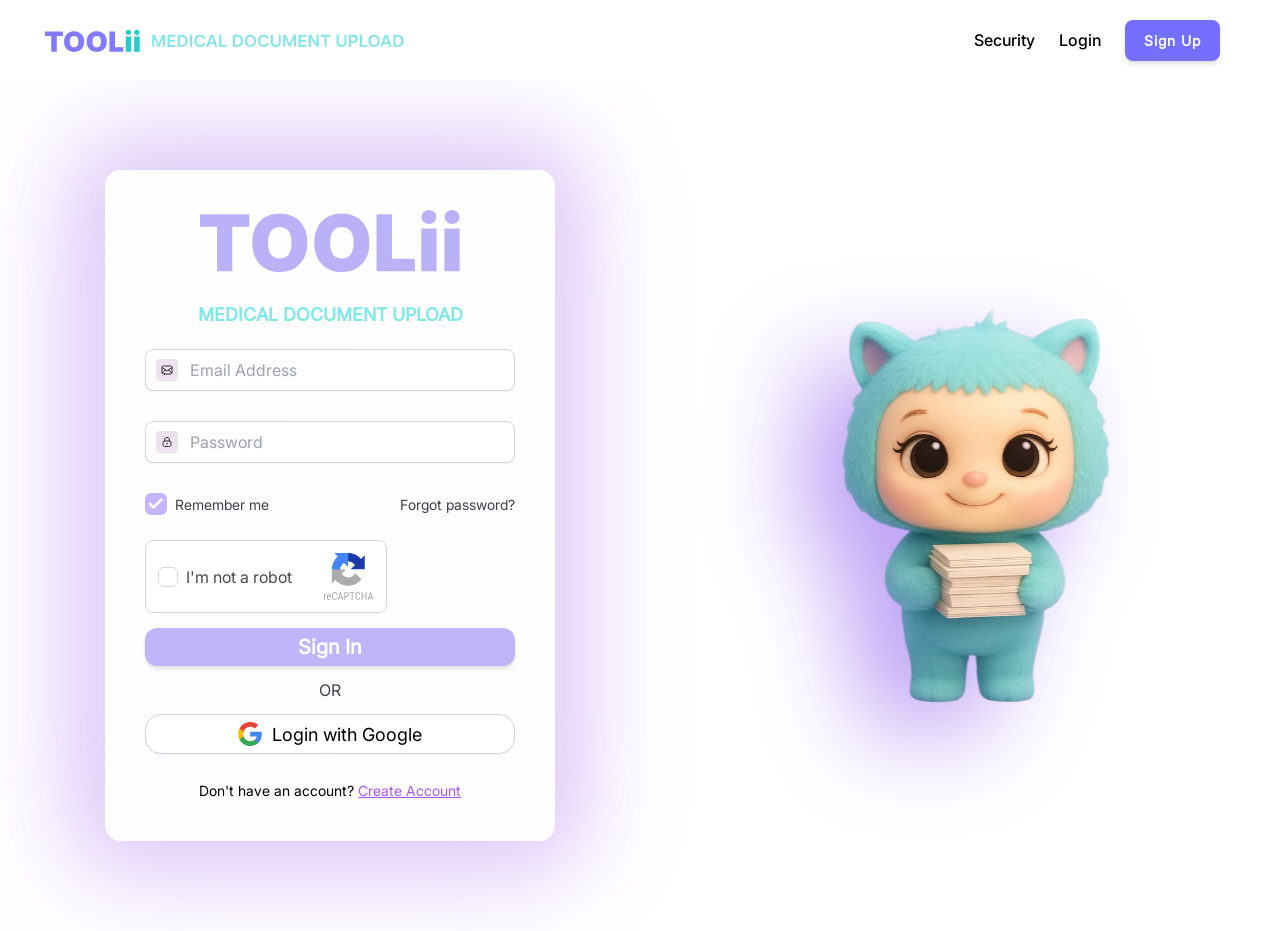
<file: sign-in.html>
<!DOCTYPE html>
<html lang="en">

<head>
    <meta charset="UTF-8">
    <meta name="viewport" content="width=device-width, initial-scale=1.0">
    <title>Toolii - Sign In</title>
    <meta name="description" content="Toolii Automates Medical Document Uploading">
    <link rel="shortcut icon" href="favicon.ico" type="image/x-icon">
    <meta property="og:title" content="Toolii - Medical Document Upload">
    <meta property="og:description" content="Toolii Automates Medical Uploading.">
    <meta property="og:type" content="website">
    <meta property="og:url" content="https://tooli-project.netlify.app/">
    <meta property="og:image" content="https://tooli-project.netlify.app/assets/image/avatar-main.svg">
    <meta property="og:image:width" content="1200">
    <meta property="og:image:height" content="630">
    <link rel="stylesheet" href="asset/css/global.css">
    <link href="https://cdn.jsdelivr.net/npm/bootstrap@5.3.8/dist/css/bootstrap.min.css" rel="stylesheet"
        integrity="sha384-sRIl4kxILFvY47J16cr9ZwB07vP4J8+LH7qKQnuqkuIAvNWLzeN8tE5YBujZqJLB" crossorigin="anonymous">
    <style>
        .main-content {
            align-items: center !important;
        }
    </style>
</head>

<body>
    <div class="sign-in-container">
        <!-- Header -->
        <header class="header">
            <div class="header-content">
                <div class="header-container">
                    <div class="logo-section">
                        <a href="/" class="logo">
                            <img src="asset/images/logo.svg" alt="logo" width="360" height="auto">
                        </a>
                    </div>
                    <div class="header-actions">
                        <nav class="navigation">
                            <a href="security.html" class="nav-button">Security</a>
                            <a href="sign-in.html" class="nav-button">Login</a>
                        </nav>
                        <a href="sign-up.html" class="signup-button">Sign Up</a>
                    </div>
                </div>
            </div>
        </header>

        <!-- Main Content -->
        <main class="main-content">
            <!-- Sign In Form Section -->
            <section class="form-section">
                <div class="form-container">
                    <header class="form-header">
                        <div class="form-logo">
                            <img src="asset/images/logo-short.svg" alt="logo" width="260" height="auto">
                        </div>
                        <h2 class="form-title">MEDICAL DOCUMENT UPLOAD</h2>
                    </header>

                    <form class="signin-form" id="signinForm">
                        <div class="input-field">
                            <div class="input-icon">
                                <img src="asset/images/email-icon.svg" width="22" height="22" alt="">
                            </div>
                            <input name="email" type="email" id="email" placeholder="Email Address">

                        </div>
                        <span class="signIn-error-message"></span>

                        <div class="input-field">
                            <div class="input-icon">
                                <img src="asset/images/password-icon.svg" width="22" height="22" alt="">

                            </div>
                            <input name="password" type="password" id="password" placeholder="Password">

                        </div>
                        <span class="signIn-error-message"></span>

                        <div class="form-options">
                            <div class="remember-me">
                                <div class="checkbox-container" id="rememberCheckbox">
                                    <div class="checkbox-filled">
                                        <svg width="23" height="23" viewBox="0 0 23 23" fill="none"
                                            xmlns="http://www.w3.org/2000/svg" class="check-icon">
                                            <path d="M18.6665 5.6001L8.39982 15.8668L3.73315 11.2001" stroke="white"
                                                stroke-width="3.2" stroke-linecap="round" stroke-linejoin="round">
                                            </path>
                                        </svg>
                                    </div>
                                </div>
                                <label for="rememberCheckbox">Remember me</label>
                            </div>
                            <button type="button" class="forgot-password">Forgot password?</button>
                        </div>

                        <!-- Captcha -->
                        <div class="signUp-captcha-box me-auto">
                            <div class="signUp-checkbox-wrapper mt-0">
                                <div class="signUp-checkbox-container">
                                    <input type="checkbox" id="robotCheck" class="signUp-checkbox-input"
                                        name="robot-check">
                                    <label for="robotCheck" class="signUp-checkbox-label">
                                        <span class="signUp-checkbox-custom"></span>
                                        <span class="signUp-checkbox-text">I'm not a robot</span>
                                    </label>
                                </div>
                                <img src="asset/images/recaptcha.svg" alt="reCAPTCHA logo" class="signUp-captcha-logo">
                            </div>
                        </div>

                        <div class="form-actions">
                            <button type="button" class="signin-button" id="signinButton">
                                Sign In
                            </button>

                            <p class="or-text">OR</p>

                            <button type="button" class="google-button">
                                <svg width="24" height="24" viewBox="0 0 24 24" fill="none"
                                    xmlns="http://www.w3.org/2000/svg">
                                    <g clip-path="url(#clip0_52768_1573)">
                                        <path
                                            d="M23.7663 12.2763C23.7663 11.4605 23.7001 10.6404 23.559 9.83789H12.2402V14.4589H18.722C18.453 15.9492 17.5888 17.2676 16.3233 18.1054V21.1037H20.1903C22.4611 19.0137 23.7663 15.9272 23.7663 12.2763Z"
                                            fill="#4285F4"></path>
                                        <path
                                            d="M12.2401 24.0008C15.4766 24.0008 18.2059 22.9382 20.1945 21.1039L16.3276 18.1055C15.2517 18.8375 13.8627 19.252 12.2445 19.252C9.11388 19.252 6.45946 17.1399 5.50705 14.3003H1.5166V17.3912C3.55371 21.4434 7.7029 24.0008 12.2401 24.0008Z"
                                            fill="#34A853"></path>
                                        <path
                                            d="M5.50277 14.3002C5.00011 12.8099 5.00011 11.196 5.50277 9.70569V6.61475H1.51674C-0.185266 10.0055 -0.185266 14.0004 1.51674 17.3912L5.50277 14.3002Z"
                                            fill="#FBBC04"></path>
                                        <path
                                            d="M12.2401 4.74966C13.9509 4.7232 15.6044 5.36697 16.8434 6.54867L20.2695 3.12262C18.1001 1.0855 15.2208 -0.034466 12.2401 0.000808666C7.7029 0.000808666 3.55371 2.55822 1.5166 6.61481L5.50264 9.70575C6.45064 6.86173 9.10947 4.74966 12.2401 4.74966Z"
                                            fill="#EA4335"></path>
                                    </g>
                                    <defs>
                                        <clipPath id="clip0_52768_1573">
                                            <rect width="24" height="24" fill="white"></rect>
                                        </clipPath>
                                    </defs>
                                </svg>
                                Login with Google
                            </button>
                        </div>
                    </form>

                    <p class="signup-text mb-0">
                        Don't have an account?
                        <a href="sign-up.html" class="create-account-link">Create Account</a>
                    </p>
                </div>
            </section>


            <img src="asset/images/avatar-main.svg" class="right__img illustration-image"
                alt="Medical document upload illustration">
        </main>
    </div>


    <!-- SCRIPTS INCLUSION  -->
    <script src="https://code.jquery.com/jquery-3.7.1.min.js"
        integrity="sha256-/JqT3SQfawRcv/BIHPThkBvs0OEvtFFmqPF/lYI/Cxo=" crossorigin="anonymous"></script>
    <script src="./asset/js/script.js"></script>
    <script src="https://cdn.jsdelivr.net/npm/bootstrap@5.3.8/dist/js/bootstrap.bundle.min.js"
        integrity="sha384-FKyoEForCGlyvwx9Hj09JcYn3nv7wiPVlz7YYwJrWVcXK/BmnVDxM+D2scQbITxI" crossorigin="anonymous">
    </script>
</body>

</html>
</file>
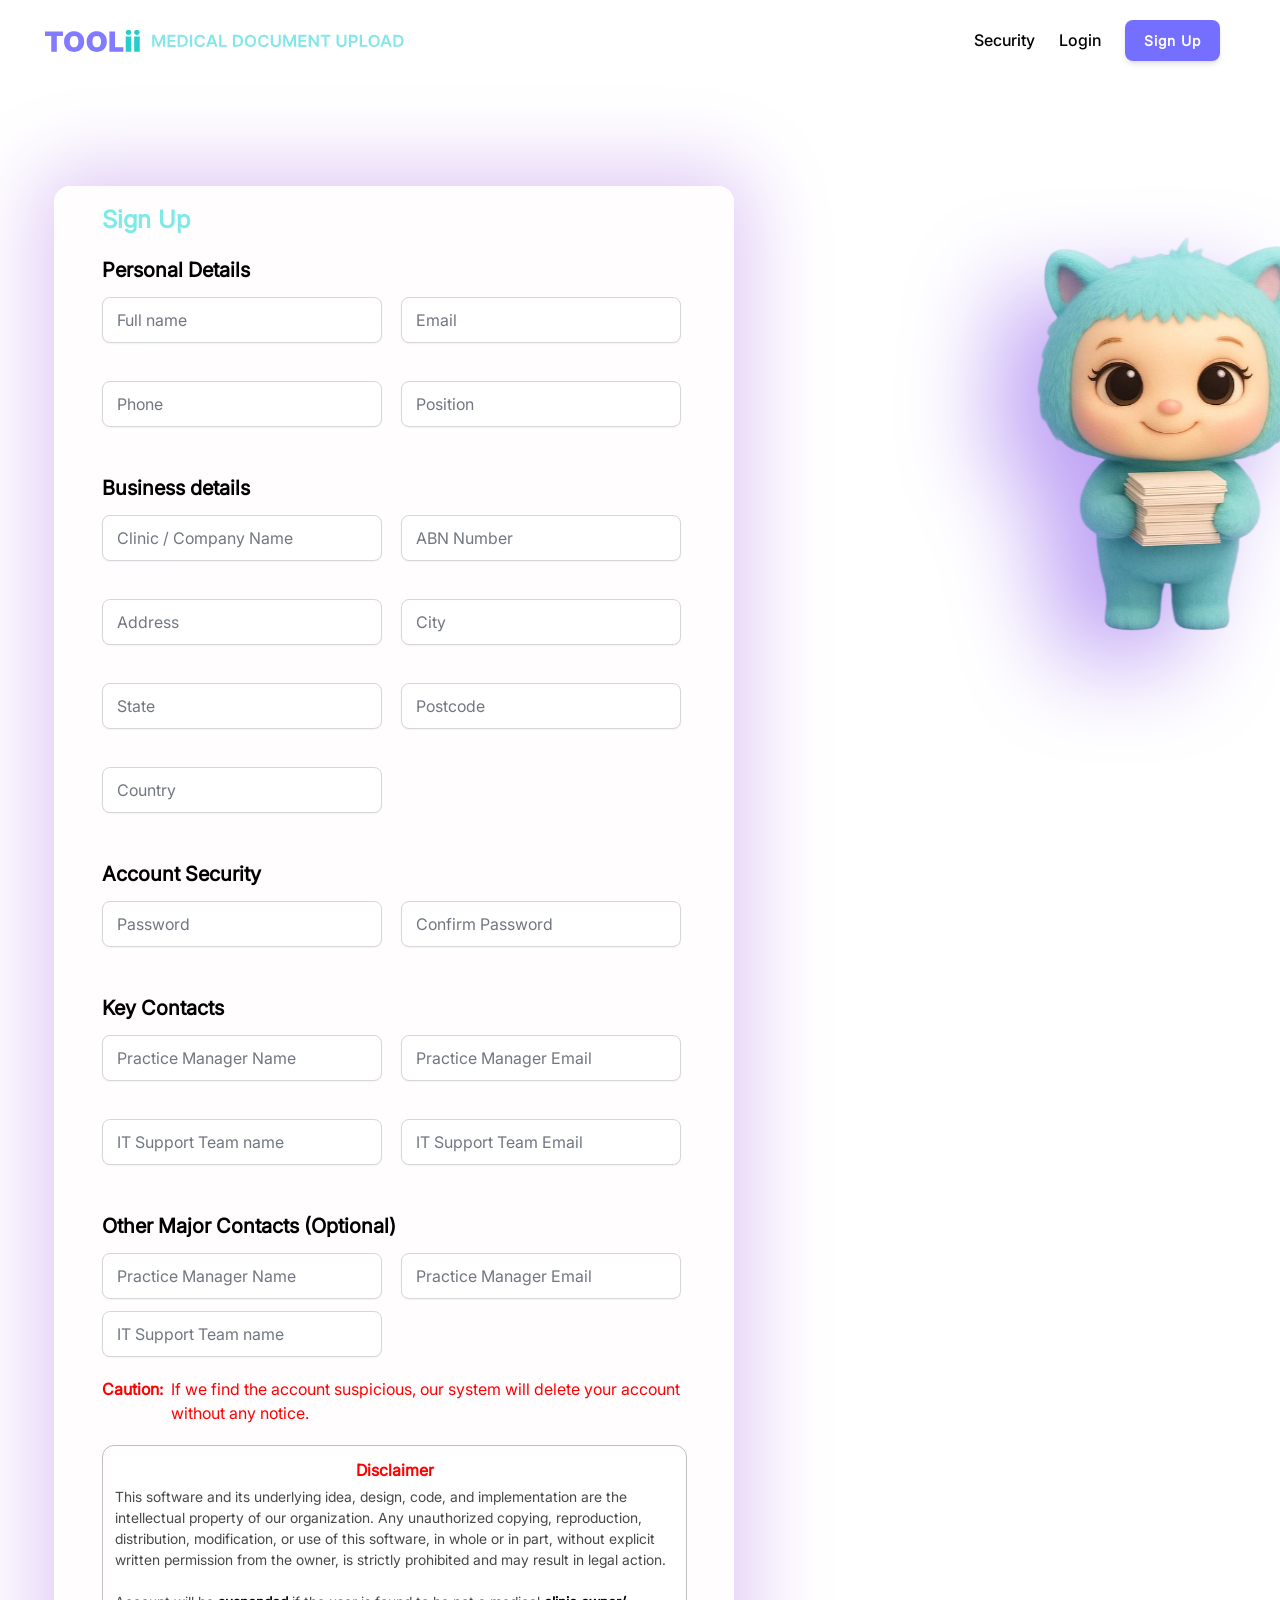
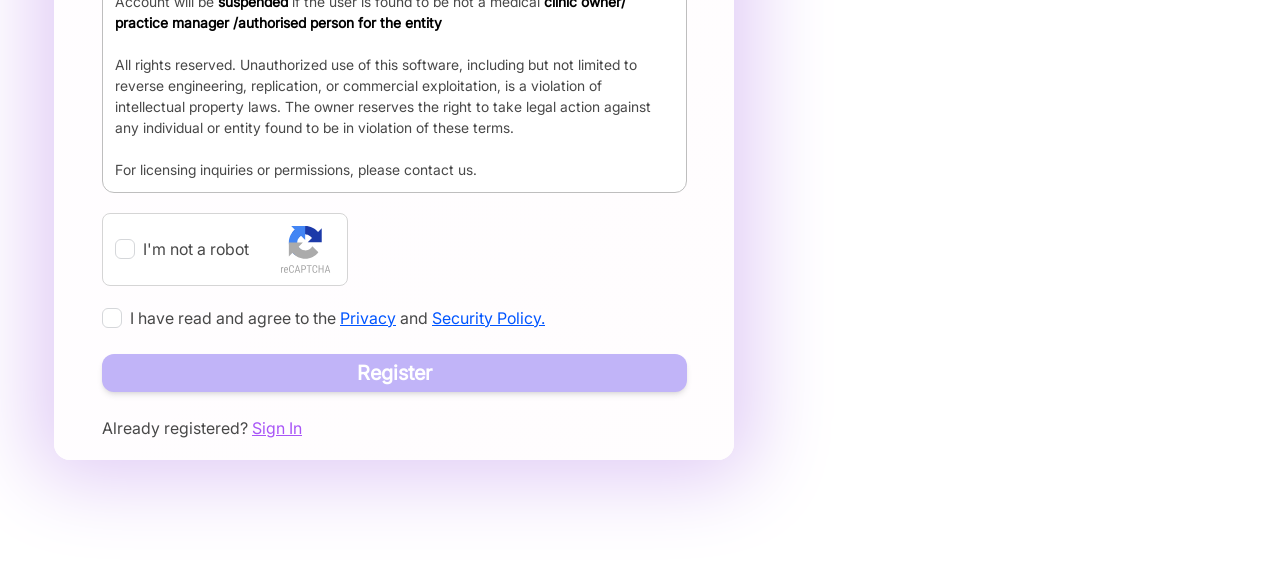
<file: sign-up.html>
<!DOCTYPE html>
<html lang="en">

<head>
    <meta charset="UTF-8">
    <meta name="viewport" content="width=device-width, initial-scale=1.0">
    <title>Toolii - Sign Up</title>
    <meta name="description" content="Toolii Automates Medical Document Uploading">
    <link rel="stylesheet" href="asset/css/global.css">
    <meta property="og:title" content="Toolii - Medical Document Upload">
    <meta property="og:description" content="Toolii Automates Medical Uploading.">
    <meta property="og:type" content="website">
    <meta property="og:url" content="https://tooli-project.netlify.app/">
    <meta property="og:image" content="https://tooli-project.netlify.app/assets/image/avatar-main.svg">
    <meta property="og:image:width" content="1200">
    <meta property="og:image:height" content="630">
    <link rel="shortcut icon" href="favicon.ico" type="image/x-icon">
    <link href="https://cdn.jsdelivr.net/npm/bootstrap@5.3.8/dist/css/bootstrap.min.css" rel="stylesheet"
        integrity="sha384-sRIl4kxILFvY47J16cr9ZwB07vP4J8+LH7qKQnuqkuIAvNWLzeN8tE5YBujZqJLB" crossorigin="anonymous">
</head>

<body>
    <div class="sign-in-container">
        <!-- Header -->
        <header class="header">
            <div class="header-content">
                <div class="header-container">
                    <div class="logo-section">
                        <a href="/" class="logo">
                            <img src="asset/images/logo.svg" alt="logo" width="360" height="auto">
                        </a>
                    </div>
                    <div class="header-actions">
                        <nav class="navigation">
                            <a href="security.html" class="nav-button">Security</a>
                            <a href="sign-in.html" class="nav-button">Login</a>
                        </nav>
                        <a href="sign-up.html" class="signup-button">Sign Up</a>
                    </div>
                </div>
            </div>
        </header>

        <!-- Main Content -->
        <main class="main-content sign-up-wrapper-main">
            <!-- Sign Up Form Section -->
            <div class="signUp-container">
                <div class="signUp-form-wrapper">
                    <header>
                        <h1 class="signUp-title">Sign Up</h1>
                    </header>
                    <form id="signupForm" class="signUp-form">
                        <!-- Personal Details -->
                        <fieldset class="signUp-form-section">
                            <legend class="signUp-section-title">Personal Details</legend>
                            <div class="signUp-input-row">
                                <div class="signUp-input-wrapper">
                                    <div class="signUp-input-container">
                                        <input type="text" name="fullName" placeholder="Full name"
                                            class="signUp-form-input" required>
                                    </div>
                                    <span class="signUp-error-message"></span>
                                </div>
                                <div class="signUp-input-wrapper">
                                    <div class="signUp-input-container">
                                        <input type="email" name="email" placeholder="Email" class="signUp-form-input"
                                            required>
                                    </div>
                                    <span class="signUp-error-message"></span>
                                </div>
                            </div>
                            <div class="signUp-input-row">
                                <div class="signUp-input-wrapper">
                                    <div class="signUp-input-container">
                                        <input type="tel" name="phone" placeholder="Phone" class="signUp-form-input"
                                            required>
                                    </div>
                                    <span class="signUp-error-message"></span>
                                </div>
                                <div class="signUp-input-wrapper">
                                    <div class="signUp-input-container">
                                        <input type="tel" name="position" placeholder="Position"
                                            class="signUp-form-input" required>
                                    </div>
                                    <span class="signUp-error-message"></span>
                                </div>
                            </div>
                        </fieldset>

                        <!-- Business Details -->
                        <fieldset class="signUp-form-section">
                            <legend class="signUp-section-title">Business details</legend>
                            <div class="signUp-input-row">
                                <div class="signUp-input-wrapper">
                                    <div class="signUp-input-container">
                                        <input type="text" name="clinicName" placeholder="Clinic / Company Name"
                                            class="signUp-form-input" required>
                                    </div>
                                    <span class="signUp-error-message"></span>
                                </div>
                                <div class="signUp-input-wrapper">
                                    <div class="signUp-input-container">
                                        <input type="text" name="abnNumber" placeholder="ABN Number"
                                            class="signUp-form-input" required>
                                    </div>
                                    <span class="signUp-error-message"></span>
                                </div>
                            </div>
                            <div class="signUp-input-row">
                                <div class="signUp-input-wrapper">
                                    <div class="signUp-input-container">
                                        <input type="text" name="address" placeholder="Address"
                                            class="signUp-form-input" required>
                                    </div>
                                    <span class="signUp-error-message"></span>
                                </div>
                                <div class="signUp-input-wrapper">
                                    <div class="signUp-input-container">
                                        <input type="text" name="city" placeholder="City" class="signUp-form-input"
                                            required>
                                    </div>
                                    <span class="signUp-error-message"></span>
                                </div>
                            </div>
                            <div class="signUp-input-row">
                                <div class="signUp-input-wrapper">
                                    <div class="signUp-input-container">
                                        <input type="text" name="state" placeholder="State" class="signUp-form-input"
                                            required>
                                    </div>
                                    <span class="signUp-error-message"></span>
                                </div>
                                <div class="signUp-input-wrapper">
                                    <div class="signUp-input-container">
                                        <input type="text" name="postcode" placeholder="Postcode"
                                            class="signUp-form-input" required>
                                    </div>
                                    <span class="signUp-error-message"></span>
                                </div>
                            </div>
                            <div class="signUp-input-row">
                                <div class="signUp-input-wrapper">
                                    <div class="signUp-input-container">
                                        <input type="text" name="country" placeholder="Country"
                                            class="signUp-form-input" required>
                                    </div>
                                    <span class="signUp-error-message"></span>
                                </div>
                            </div>
                        </fieldset>

                        <!-- Account Security -->
                        <fieldset class="signUp-form-section">
                            <legend class="signUp-section-title">Account Security</legend>
                            <div class="signUp-input-row">
                                <div class="signUp-input-wrapper">
                                    <div class="signUp-input-container">
                                        <input type="password" name="password" placeholder="Password"
                                            class="signUp-form-input" required minlength="8">
                                    </div>
                                    <span class="signUp-error-message"></span>
                                </div>
                                <div class="signUp-input-wrapper">
                                    <div class="signUp-input-container">
                                        <input type="password" name="confirmPassword" placeholder="Confirm Password"
                                            class="signUp-form-input" required>
                                    </div>
                                    <span class="signUp-error-message"></span>
                                </div>
                            </div>
                        </fieldset>

                        <!-- Key Contacts -->
                        <fieldset class="signUp-form-section">
                            <legend class="signUp-section-title">Key Contacts</legend>
                            <div class="signUp-input-row">
                                <div class="signUp-input-wrapper">
                                    <div class="signUp-input-container">
                                        <input type="text" name="practiceManagerName"
                                            placeholder="Practice Manager Name" class="signUp-form-input" required>
                                    </div>
                                    <span class="signUp-error-message"></span>
                                </div>
                                <div class="signUp-input-wrapper">
                                    <div class="signUp-input-container">
                                        <input type="email" name="practiceManagerEmail"
                                            placeholder="Practice Manager Email" class="signUp-form-input" required>
                                    </div>
                                    <span class="signUp-error-message"></span>
                                </div>
                            </div>
                            <div class="signUp-input-row">
                                <div class="signUp-input-wrapper">
                                    <div class="signUp-input-container">
                                        <input type="text" name="itSupportName" placeholder="IT Support Team name"
                                            class="signUp-form-input" required>
                                    </div>
                                    <span class="signUp-error-message"></span>
                                </div>
                                <div class="signUp-input-wrapper">
                                    <div class="signUp-input-container">
                                        <input type="email" name="itSupportEmail" placeholder="IT Support Team Email"
                                            class="signUp-form-input" required>
                                    </div>
                                    <span class="signUp-error-message"></span>
                                </div>
                            </div>
                        </fieldset>

                        <!-- Optional Contacts -->
                        <fieldset class="signUp-form-section">
                            <legend class="signUp-section-title">Other Major Contacts (Optional)</legend>
                            <div class="signUp-input-row signUp-optional-row flex-wrap">
                                <div class="signUp-input-wrapper signUp-flex-1">
                                    <div class="signUp-input-container">
                                        <input type="text" name="optionalManagerName"
                                            placeholder="Practice Manager Name" class="signUp-form-input">
                                    </div>
                                </div>
                                <div class="signUp-input-wrapper signUp-flex-1">
                                    <div class="signUp-input-container">
                                        <input type="email" name="optionalManagerEmail"
                                            placeholder="Practice Manager Email" class="signUp-form-input">
                                    </div>
                                </div>
                                <div class="signUp-input-wrapper signUp-flex-1">
                                    <div class="signUp-input-container">
                                        <input type="text" name="optionalItName" placeholder="IT Support Team name"
                                            class="signUp-form-input">
                                    </div>
                                </div>
                            </div>
                        </fieldset>

                        <!-- Caution -->
                        <div class="signUp-caution-text">
                            <div class="signUp-caution-label">Caution:</div>
                            <div class="signUp-caution-message">
                                If we find the account suspicious, our system will delete your account without any
                                notice.
                            </div>
                        </div>

                        <!-- Disclaimer Box -->
                        <div class="signUp-disclaimer-box">
                            <div class="signUp-disclaimer-title">Disclaimer</div>
                            <div class="signUp-disclaimer-text">
                                This software and its underlying idea, design, code, and implementation are the
                                intellectual property of our organization. Any unauthorized copying, reproduction,
                                distribution, modification, or use of this software, in whole or in part, without
                                explicit written permission from the owner, is strictly prohibited and may result in
                                legal action.<br><br>
                                Account will be <strong>suspended</strong> if the user is found to be not a medical
                                <strong>clinic owner/ practice manager /authorised person for the
                                    entity</strong><br><br>
                                All rights reserved. Unauthorized use of this software, including but not limited to
                                reverse engineering, replication, or commercial exploitation, is a violation of
                                intellectual property laws. The owner reserves the right to take legal action against
                                any individual or entity found to be in violation of these terms.<br><br>
                                For licensing inquiries or permissions, please contact us.
                            </div>
                        </div>

                        <!-- Captcha -->
                        <div class="signUp-captcha-box">
                            <div class="signUp-checkbox-wrapper">
                                <div class="signUp-checkbox-container">
                                    <input type="checkbox" id="robotCheck" class="signUp-checkbox-input" required>
                                    <label for="robotCheck" class="signUp-checkbox-label">
                                        <span class="signUp-checkbox-custom"></span>
                                        <span class="signUp-checkbox-text">I'm not a robot</span>
                                    </label>
                                </div>
                                <img src="asset/images/recaptcha.svg" alt="reCAPTCHA logo" class="signUp-captcha-logo">
                            </div>
                        </div>

                        <!-- Terms Checkbox -->
                        <div class="signUp-checkbox-wrapper signUp-terms-checkbox">
                            <div class="signUp-checkbox-container">
                                <input type="checkbox" id="termsCheck" class="signUp-checkbox-input" required>
                                <label for="termsCheck" class="signUp-checkbox-label">
                                    <span class="signUp-checkbox-custom"></span>
                                    <span class="signUp-checkbox-text">
                                        I have read and agree to the <span class="signUp-link-text">Privacy</span> and
                                        <span class="signUp-link-text">Security Policy.</span>
                                    </span>
                                </label>
                            </div>
                        </div>

                        <!-- Submit Button -->
                        <button type="submit" class="signin-button my-4" id="signUpButton">
                            Register
                        </button>
                        <!-- Already Registered -->
                        <div class="signUp-already-registered">
                            Already registered? <a href="sign-in.html" class="create-account-link">Sign In</a>
                        </div>
                    </form>
                </div>
            </div>

            <!-- Illustration Section -->
            <section class="illustration-section sign_up_illustration">

                <img src="asset/images/avatar-main.svg" alt="Medical document upload illustration" width="650"
                    height="450" class="illustration-image signup-illustration">
            </section>
        </main>


    </div>

    <!-- SCRIPTS INCLUSION  -->
    <script src="https://code.jquery.com/jquery-3.7.1.min.js"
        integrity="sha256-/JqT3SQfawRcv/BIHPThkBvs0OEvtFFmqPF/lYI/Cxo=" crossorigin="anonymous"></script>
    <script src="./asset/js/script.js"></script>
    <script src="https://cdn.jsdelivr.net/npm/bootstrap@5.3.8/dist/js/bootstrap.bundle.min.js"
        integrity="sha384-FKyoEForCGlyvwx9Hj09JcYn3nv7wiPVlz7YYwJrWVcXK/BmnVDxM+D2scQbITxI" crossorigin="anonymous">
    </script>
</body>

</html>
</file>
<file: asset/css/global.css>
@font-face {
  font-family: Inter;
  src: url("../fonts/Inter/static/Inter_18pt-Regular.ttf") format("truetype");
  font-weight: 400;
  font-style: normal;
}

@font-face {
  font-family: Inter-Bold;
  src: url("../fonts/Inter/static/Inter_18pt-Bold.ttf") format("truetype");
  font-weight: 700;
  font-style: normal;
}

@font-face {
  font-family: Inter-Medium;
  src: url("../fonts/Inter/static/Inter_18pt-Medium.ttf") format("truetype");
  font-weight: 500;
  font-style: normal;
}

@font-face {
  font-family: Inter-SemiBold;
  src: url("../fonts/Inter/static/Inter_18pt-SemiBold.ttf") format("truetype");
  font-weight: 600;
  font-style: normal;
}

* {
  margin: 0;
  padding: 0;
  box-sizing: border-box;
}

body {
  font-family: Inter !important;
  line-height: 1.5;
  color: #333;
}

button {
  font-family: Inter !important;
}

.sign-in-container {
  display: flex;
  flex-direction: column;
  align-items: flex-start;
  width: 100%;
  min-height: 100vh;
  position: relative;
  /* background: linear-gradient(53.08deg, #E4CAEF 8.38%, #EBD2F2 96.99%); */
}

/* sidebar style starts */
.sidebar {
  box-sizing: border-box;
  display: flex;
  flex-direction: column;
  justify-content: space-between;
  align-items: center;
  padding: 6px;
  width: 86px;
  background: #a495ff;
  border: 1px solid #e9eaeb;
  box-shadow: 0px 1px 2px rgba(10, 13, 18, 0.05);
  border-radius: 12px;
  position: relative;
  transition: none;
  transform: none;
}

.sidebar {
  height: calc(100vh - 100px);
  position: fixed;
  top: 85px;
  left: 0;
}

.security-container {
  width: calc(100% - 98px);
  margin-left: auto;
}
@media (max-width: 992px) {
  .security-container {
    width: 100%;
  }
}
.notification_panel {
  max-width: 380px !important;
  position: absolute !important;
  left: 86px;
  width: 400px;
  bottom: 0px;
  height: 350px !important;
  z-index: 999;
  background: white;
}
.menu-item {
  display: flex;
  flex-direction: column;
  align-items: center;
  cursor: pointer;
  text-decoration: none;
}

.menu-item img {
  width: 32px;
  height: 32px;
  margin-bottom: 6px;
}

.menu-item span {
  font-family: "Inter", sans-serif;
  font-style: normal;
  font-weight: 600;
  color: #ffffff;
  text-align: center;
  font-size: 11px;
  line-height: 1.3;
  margin-top: 3px;
  font-weight: 400;
}

.logout {
  margin-top: auto;
  margin-bottom: 20px;
}

/* Toggle button styling */
.toggle-sidebar {
  position: fixed;
  top: 50%;
  left: 86px;
  transform: translateY(-50%);
  width: 40px;
  height: 40px;
  background: linear-gradient(135deg, #a495ff 0%, #8b5cf6 100%);
  border: 2px solid rgba(255, 255, 255, 0.3);
  border-radius: 50%;
  cursor: pointer;
  display: flex;
  justify-content: center;
  align-items: center;
  z-index: 1001;
  transition: all 0.3s cubic-bezier(0.4, 0, 0.2, 1);
  box-shadow: 0 2px 8px rgba(139, 92, 246, 0.3), 0 0 0 0 rgba(139, 92, 246, 0.4);
  outline: none;
}

.toggle-sidebar:hover {
  background: linear-gradient(135deg, #8b5cf6 0%, #7c3aed 100%);
  box-shadow: 0 4px 12px rgba(139, 92, 246, 0.5),
    0 0 0 4px rgba(139, 92, 246, 0.1);
  transform: translateY(-50%) scale(1.1);
  border-color: rgba(255, 255, 255, 0.5);
}

.toggle-sidebar:active {
  transform: translateY(-50%) scale(0.95);
  box-shadow: 0 2px 6px rgba(139, 92, 246, 0.4);
}

.toggle-sidebar:focus {
  outline: none;
  box-shadow: 0 2px 8px rgba(139, 92, 246, 0.3),
    0 0 0 3px rgba(139, 92, 246, 0.2);
}
a {
  text-decoration: none;
}
/* When sidebar is closed, move toggle button - only on mobile */
@media (max-width: 992px) {
  .sidebar.closed ~ .toggle-sidebar,
  .toggle-sidebar.sidebar-closed {
    left: 0;
  }

  .sidebar.closed ~ .toggle-sidebar:hover,
  .toggle-sidebar.sidebar-closed:hover {
    left: 0;
  }
}

/* On desktop, keep toggle button position even when sidebar is "closed" */
@media (min-width: 993px) {
  .sidebar.closed ~ .toggle-sidebar,
  .toggle-sidebar.sidebar-closed {
    left: 86px;
  }
}
.row {
  margin-bottom: 1em;
}
/* Arrow styling */
.toggle-sidebar .arrow {
  display: flex;
  align-items: center;
  justify-content: center;
  width: 100%;
  height: 100%;
  transition: transform 0.3s cubic-bezier(0.4, 0, 0.2, 1);
}

.toggle-sidebar .arrow svg {
  width: 20px;
  height: 20px;
  fill: white;
  stroke: white;
  transition: transform 0.3s cubic-bezier(0.4, 0, 0.2, 1);
  filter: drop-shadow(0 1px 2px rgba(0, 0, 0, 0.2));
}

/* When sidebar is closed, rotate arrow */
.sidebar.closed ~ .toggle-sidebar .arrow svg,
.toggle-sidebar.sidebar-closed .arrow svg {
  transform: rotate(180deg);
}

/* Smooth sidebar transition */
.sidebar {
  transition: transform 0.3s cubic-bezier(0.4, 0, 0.2, 1), opacity 0.3s ease,
    left 0.3s cubic-bezier(0.4, 0, 0.2, 1);
}

/* On desktop, sidebar.closed should not hide the sidebar - only on mobile */
@media (min-width: 993px) {
  .sidebar.closed {
    transform: none;
    opacity: 1;
  }
}

@media (max-width: 992px) {
  .sidebar.closed {
    transform: translateX(-100%);
    opacity: 0;
  }
}

.top_menu {
  gap: 1.5em;
  margin-top: 1em;
}

/* sidebar style ends  */
/* Header Styles */
.header {
  display: flex;
  position: relative;
  flex-shrink: 0;
  justify-content: center;
  align-items: center;
  align-self: stretch;
  height: 80px;
  position: sticky;
  top: 0;
  z-index: 9999;
}

.header-container {
  display: flex;
  position: relative;
  justify-content: space-between;
  align-items: center;
  align-self: stretch;
  /* max-width: 97%; */
  padding: 0 20px 0px 5px;
  width: 100%;
}

.header-content {
  display: flex;
  position: absolute;
  top: 0;
  left: 0;
  flex-direction: column;
  justify-content: center;
  align-items: center;
  width: 100%;
  padding: 10px 40px;
  height: 80px;
  background-color: #fff;
}

.logo-section {
  display: flex;
  position: relative;
  gap: 16px;
  align-items: center;
}

.logo-svg {
  width: 134.685px;
  height: 32px;
  position: relative;
}

.header-title {
  position: relative;
  font-size: 24px;
  font-weight: 600;
  color: #14b8a6;
}

.header-actions {
  display: flex;
  position: relative;
  gap: 24px;
  align-items: center;
}

.navigation {
  display: flex;
  position: relative;
  gap: 24px;
  align-items: center;
}

.nav-button {
  display: flex;
  position: relative;
  gap: 4px;
  justify-content: center;
  align-items: center;
  cursor: pointer;
  background: none;
  border: none;
  font-size: 16px;
  font-weight: 500;
  font-family: Inter-Medium;
  line-height: 24px;
  color: #000;
  transition: color 0.2s ease;
  text-decoration: none;
}

.nav-button:hover {
  color: #a855f7;
}

.signup-button {
  display: flex;
  position: relative;
  gap: 4px;
  justify-content: center;
  align-items: center;
  padding: 10px 19px;
  border-radius: 0.5rem;
  border: none;
  box-shadow: 0 4px 6px -1px rgba(0, 0, 0, 0.1),
    0 2px 4px -2px rgba(0, 0, 0, 0.1);
  /* shadow-md */
  cursor: pointer;
  background: linear-gradient(to bottom, #756fff 0%, #756fff 30%, #756fff 100%);
  color: #fff;
  font-size: 14px;
  font-weight: 600;
  text-decoration: none;
  transition: opacity 0.2s ease, background 0.2s ease;
  letter-spacing: 0.07em;
}

.signup-button:hover {
  opacity: 0.9;
}

.sign_up_illustration {
  margin-top: 4em;
}

/* Main Content */
.main-content {
  display: flex;
  position: relative;
  justify-content: center;
  align-items: start;
  align-self: stretch;
  padding: 50px 0;
  gap: 220px;
  margin: 40px 0px;
}

/* Form Section */
.form-section {
  display: flex;
}

.right__img {
  width: 400px;
  /* margin-top: 40px;
  padding-top: 40px; */

  height: 400px;
}

.form-container {
  display: flex;
  position: relative;
  flex-direction: column;
  gap: 1em;
  align-items: center;
  padding: 2.5em;
  box-shadow: 0px 0px 24px 0px #ac92db;
  background: linear-gradient(
      0deg,
      rgba(255, 255, 255, 0.9),
      rgba(255, 255, 255, 0.9)
    ),
    linear-gradient(312.95deg, #ffe8f8 0%, #fff4fe 100.11%);
  border-radius: 1em;
  width: 640px;
  width: 450px;
  max-width: 450px;
  filter: drop-shadow(-10px 0 50px #e6daffff);
  box-shadow: 0 0 80px 20px #e1ccf6;
  z-index: 9;
}

.form-header {
  display: flex;
  position: relative;
  flex-direction: column;
  gap: 2em;
  align-items: center;
}

/* .form-logo {
  display: flex;
  width: 353.549px;
  justify-content: center;
  align-items: flex-end;
  gap: 8.775px;
  aspect-ratio: 353.55/84;
  position: relative;
} */

.form-title {
  color: #7fe9e7;
  /* custom text color */
  font-weight: 700;
  /* font-bold */
  font-size: 18px;
  /* text-lg */
}

/* Form Styles */
.signin-form {
  display: flex;
  position: relative;
  flex-direction: column;
  gap: 5px;
  align-items: flex-start;
  align-self: stretch;
}

.input-field {
  display: flex;
  position: relative;
  gap: 12px;
  align-items: center;
  align-self: stretch;
  padding: 14px 14px 14px 10px;
  background: white;
  border-radius: 0.5em;
  border: 1px solid #d4d4d8;
  box-shadow: 0 1px 2px 0 rgba(0, 0, 0, 0.05);
  max-height: 42px;
}

.input-icon {
  display: flex;
  align-items: center;
}

.input-field input {
  width: 100%;
  /* w-full */
  overflow: hidden;
  position: relative;
  font-size: 16px;
  line-height: 24px;
  color: #6b7280;
  /* text color */
  flex: 1 0 0;
  text-overflow: ellipsis;
  background-color: transparent;
  /* bg-transparent */
  border: none;
  outline: none;
  /* outline-none */
}

.input-field input::placeholder {
  color: #9ca3af;
  /* placeholder-gray-400 */
}

/* Form Options */
.form-options {
  display: flex;
  position: relative;
  justify-content: space-between;
  align-items: center;
  align-self: stretch;
}

.remember-me {
  display: flex;
  position: relative;
  gap: 8px;
  align-items: center;
}

.checkbox-container {
  display: flex;
  position: relative;
  justify-content: center;
  align-items: center;
  cursor: pointer;
}

.checkbox-filled {
  display: flex;
  position: relative;
  justify-content: center;
  align-items: center;
  padding: 4px;
  width: 22px;
  height: 22px;
  background: #c4b5fd;
  border-radius: 6px;
}

.checkbox-filled.unchecked {
  background: #e5e7eb;
}

.checkbox-filled .check-icon {
  width: 22px;
  height: 22px;
  flex-shrink: 0;
  position: absolute;
  padding: 2px;
}

.checkbox-filled.unchecked .check-icon {
  display: none;
}

.remember-me label {
  overflow: hidden;
  position: relative;
  font-size: 14px;
  text-overflow: ellipsis;
  color: #3f3f46;
  cursor: pointer;
}

.forgot-password {
  overflow: hidden;
  position: relative;
  font-size: 14px;
  cursor: pointer;
  text-overflow: ellipsis;
  color: #3f3f46;
  background: none;
  border: none;
  transition: color 0.2s ease;
}

.forgot-password:hover {
  color: #a855f7;
}

/* reCAPTCHA */
.recaptcha-container {
  display: flex;
  position: relative;
  flex-direction: column;
  gap: 10px;
  align-items: flex-start;
  align-self: stretch;
}

.recaptcha-content {
  display: flex;
  position: relative;
  gap: 32px;
  align-items: center;
  padding: 12px;
  background: white;
  border-radius: 8px;
  border: 1px solid #d4d4d8;
  margin-top: 10px;
}

.robot-checkbox {
  display: flex;
  position: relative;
  gap: 8px;
  align-items: center;
}

.checkbox-outline {
  display: flex;
  position: relative;
  justify-content: center;
  align-items: center;
  cursor: pointer;
}

.checkbox-outline > div {
  position: relative;
  width: 20px;
  height: 20px;
  background: white;
  border-radius: 6px;
  border: 1px solid #d4d4d8;
}

.checkbox-check {
  position: absolute;
  inset: 0;
  display: flex;
  align-items: center;
  justify-content: center;
}

.robot-checkbox label {
  overflow: hidden;
  position: relative;
  font-size: 16px;
  line-height: 24px;
  text-overflow: ellipsis;
  color: #3f3f46;
  cursor: pointer;
}

/* Form Actions */
.form-actions {
  display: flex;
  position: relative;
  flex-direction: column;
  gap: 12px;
  align-items: center;
  align-self: stretch;
}

.signin-button {
  display: flex;
  position: relative;
  justify-content: center;
  align-items: center;
  width: 100%;
  height: 38px;
  padding: 0;
  margin-top: 10px;
  background-color: #c1b4f8;
  color: #fff;
  font-size: 20px;
  font-weight: 600;
  border-radius: 12px;
  border: none;
  box-shadow: 0 4px 6px -1px rgba(0, 0, 0, 0.1),
    0 2px 4px -2px rgba(0, 0, 0, 0.1);
  cursor: pointer;
  transition: all 0.2s ease;
}

.signin-button:hover {
  background-color: #b3a2f4;
  /* hover:bg-[#b3a2f4] */
}

.or-text {
  overflow: hidden;
  position: relative;
  font-size: 16px;
  text-overflow: ellipsis;
  color: #3f3f46;
  margin: unset;
}

.google-button svg {
  margin-right: 10px;
}

.google-button {
  display: flex;
  align-items: center;
  justify-content: center;
  width: 100%;
  height: 40px;
  padding: 0 10px;
  background-color: #fff;
  color: #000;
  font-size: 18px;
  font-weight: 500;
  border-radius: 16px;
  border: 1px solid #d1d5db;
  box-shadow: 0 1px 2px 0 rgba(0, 0, 0, 0.05);
  cursor: pointer;
  transition: all 0.2s ease;
}

.google-button:hover {
  background-color: #f3f4f6;
}

.google-button svg {
  width: 24px;
  height: 24px;
  flex-shrink: 0;
  position: relative;
}

.signup-text {
  overflow: hidden;
  position: relative;
  font-size: 14px;
  text-overflow: ellipsis;
  color: #000;
  text-align: center;
  min-height: 20px;
  margin-top: 10px;
}

.create-account-link {
  font-weight: 500;
  color: #a855f7;
  cursor: pointer;
  background: none;
  border: none;
  font-size: inherit;
  transition: color 0.2s ease;
}

.create-account-link:hover {
  color: #8b5cf6;
}

/* Illustration Section */
.illustration-section {
  display: flex;
  position: relative;
  flex-direction: column;
  gap: 10px;
  justify-content: center;
  align-items: center;
}

.blur-background {
  position: relative;
}

.blur-background svg {
  width: 522px;
  height: 530px;
  position: relative;
  left: 22px;
  bottom: 46px;
  fill: rgba(122, 93, 189, 0.8);
  filter: blur(105.7px);
}

.illustration-image {
  position: relative;
  filter: drop-shadow(-47px 36px 47px #bfa3f5);
}

/* Bottom Blur */
.bottom-blur {
  position: relative;
}

.bottom-blur svg {
  width: 100%;
  height: 182px;
  position: relative;
  bottom: -44px;
  border-radius: 1728px;
  background: #e8cef0;
  filter: blur(20px);
}

/* sign up css */

.signUp-container {
  min-height: 100vh;
  display: flex;
  align-items: center;
  justify-content: center;
  padding: 1rem;
}

.signUp-form-wrapper {
  box-shadow: 0px 0px 24px 0px #ac92db;
  background: linear-gradient(
      0deg,
      rgba(255, 255, 255, 0.9),
      rgba(255, 255, 255, 0.9)
    ),
    linear-gradient(312.95deg, #ffe8f8 0%, #fff4fe 100.11%);
  max-width: 680px;
  width: 100%;
  padding: 1.25rem 47px 1.25rem 3rem;
  border-radius: 1em;
  margin-left: 8em;
  /* margin-top: 3em; */
  box-shadow: 0 0 80px 20px #e1ccf6;
  z-index: 9;
}

.signUp-title {
  color: #7fe9e7;
  font-size: 24px;
  font-weight: 600;
  margin-bottom: 1.25rem;
}

.signUp-form {
  width: 100%;
}

.signUp-form-section {
  border: none;
  margin-top: 1.25rem;
  font-size: 16px;
  color: #717680;
  font-weight: 400;
}

.signUp-section-title {
  color: #000;
  font-size: 20px;
  font-weight: 600;
  margin-bottom: 0.75rem;
}

.signUp-input-row {
  display: flex;
  gap: 0.75rem;
  margin-top: 0.75rem;
}

.flex-wrap {
  flex-wrap: wrap;
}

.signUp-input-row.signUp-optional-row {
  gap: 0.75rem;
}

.signUp-input-wrapper {
  min-width: 240px;
  width: 320px;
  display: flex;
  flex-direction: column;
  gap: 0.375rem;
}

.signUp-input-wrapper.signUp-flex-1 {
  flex: 1;
  width: auto;
}

.signUp-input-container {
  width: 100%;
  display: flex;
  align-items: center;
  background-color: white;
  padding: 0.625rem 0.875rem;
  border-radius: 0.5rem;
  border: 1px solid #d5d7da;
  box-shadow: 0 1px 2px 0 rgba(10, 13, 18, 0.05);
  width: 280px;
}

.signUp-form-input {
  width: 100%;
  background-color: transparent;
  border: none;
  outline: none;
  color: #717680;
  font-size: 16px;
  line-height: 1.5rem;
}

.signUp-form-input::placeholder {
  color: #717680;
}

.signIn-error-message,
.signUp-error-message {
  color: #ef4444;
  font-size: 14px;
  min-height: 20px;
}

.signUp-caution-text {
  display: flex;
  gap: 0.5rem;
  flex-wrap: wrap;
  margin-top: 1.25rem;
  font-size: 16px;
  color: #f00;
  font-weight: 400;
}

.signUp-caution-label {
  font-weight: 700;
}

.signUp-caution-message {
  flex: 1;
  min-width: 0;
}

.signUp-disclaimer-box {
  background-color: white;
  border: 1px solid rgba(190, 190, 190, 1);
  border-radius: 0.75rem;
  padding: 0.75rem;
  margin-top: 1.25rem;
  font-weight: 400;
}

.signUp-disclaimer-title {
  color: #f00;
  font-size: 16px;
  line-height: 1.5rem;
  text-align: center;
  font-weight: 700;
}

.signUp-disclaimer-text {
  color: #484848;
  font-size: 14px;
  margin-top: 0.25rem;
}

.signUp-disclaimer-text strong {
  color: rgba(0, 0, 0, 1);
  font-weight: 700;
}

.signUp-captcha-box {
  margin-top: 1.25rem;
}

.signUp-captcha-box .signUp-checkbox-wrapper {
  background-color: white;
  border: 1px solid rgba(213, 213, 213, 1);
  border-radius: 0.5rem;
  padding: 0.75rem;
  display: flex;
  align-items: center;
  gap: 2rem;
  max-width: 246px;
}

.signUp-captcha-logo {
  width: 50px;
  height: auto;
  object-fit: contain;
}

.signUp-checkbox-wrapper {
  margin-top: 1.25rem;
}

.signUp-checkbox-container {
  display: flex;
  align-items: center;
  gap: 0.5rem;
}

.signUp-checkbox-input {
  display: none;
}

.signUp-checkbox-label {
  display: flex;
  align-items: center;
  gap: 0.5rem;
  cursor: pointer;
  /* user-select: none; */
}

.signUp-checkbox-custom {
  width: 20px;
  height: 20px;
  min-width: 20px;
  border: 1px solid #d5d7da;
  border-radius: 0.375rem;
  background-color: white;
  display: flex;
  align-items: center;
  justify-content: center;
  position: relative;
}

.signUp-checkbox-input:checked
  + .signUp-checkbox-label
  .signUp-checkbox-custom {
  background-color: #38afa4;
  border-color: #38afa4;
}

.signUp-checkbox-input:checked
  + .signUp-checkbox-label
  .signUp-checkbox-custom::after {
  content: "";
  position: absolute;
  width: 12px;
  height: 12px;
  background-image: url("data:image/svg+xml,%3Csvg xmlns='http://www.w3.org/2000/svg' viewBox='0 0 20 20' fill='white'%3E%3Cpath fill-rule='evenodd' d='M16.707 5.293a1 1 0 010 1.414l-8 8a1 1 0 01-1.414 0l-4-4a1 1 0 011.414-1.414L8 12.586l7.293-7.293a1 1 0 011.414 0z' clip-rule='evenodd'/%3E%3C/svg%3E");
  background-size: contain;
  background-repeat: no-repeat;
}

.signUp-checkbox-text {
  color: #484848;
  font-size: 16px;
  line-height: 1.5rem;
  font-weight: 400;
}

.signUp-link-text {
  text-decoration: underline;
  color: rgba(0, 85, 255, 1);
}

.signUp-submit-button {
  width: 100%;
  min-height: 86px;
  background-color: #c1b4f8;
  color: white;
  font-size: 32px;
  font-weight: 600;
  border-radius: 1rem;
  border: 2px solid rgba(255, 255, 255, 0.12);
  box-shadow: 0 0 0 1px rgba(10, 13, 18, 0.18) inset,
    0 -2px 0 0 rgba(10, 13, 18, 0.05) inset, 0 1px 2px 0 rgba(10, 13, 18, 0.05);
  margin-top: 1.25rem;
  padding: 1rem 2rem;
  cursor: pointer;
  transition: background-color 0.2s;
  display: flex;
  align-items: center;
  justify-content: center;
}

.signUp-submit-button:hover {
  background-color: #b5a7f5;
}

.signUp-submit-button:active {
  transform: translateY(1px);
}

.signUp-already-registered {
  color: #484848;
  font-size: 16px;
  line-height: 1.5rem;
  font-weight: 400;
  margin-top: 1.25rem;
}

.signup-illustration {
  width: 400px;
  height: 400px;
}

.toggle-sidebar {
  display: none;
}

/* Responsive Design */
@media (max-width: 1150px) {
  .signup-illustration {
    height: 300px !important;
    width: 350px !important;
  }

  .right__img {
    height: 350px;
  }

  .main-content {
    gap: 1em;
  }
}

@media (max-width: 992px) {
  .toggle-sidebar {
    display: flex;
    left: 0;
    top: 50%;
    transform: translateY(-50%);
  }

  .sidebar.closed ~ .toggle-sidebar,
  .toggle-sidebar.sidebar-closed {
    left: 0;
  }

  .sidebar.active ~ .toggle-sidebar {
    left: 86px;
  }

  .signup-illustration {
    height: 238px !important;
    width: 200px !important;
  }

  .main-content {
    flex-direction: column-reverse;
    align-items: center !important;
    padding: 5px 0;
    margin: 10px 0px;
  }

  .signUp-form-wrapper {
    margin-left: unset;
  }

  .sidebar {
    display: flex;
    position: fixed;
    top: 85px;
    left: -100%;
    width: 86px;
    transition: left 0.3s cubic-bezier(0.4, 0, 0.2, 1);
    z-index: 1000;
  }

  .sidebar.active {
    left: 0;
  }

  .sidebar.closed {
    left: -100%;
  }
}

@media (max-width: 850px) {
  .main-content {
    /* flex-direction: column-reverse; */
    align-items: center;
  }

  .sign-up-wrapper-main {
    /* flex-direction: column !important; */
  }

  .main-content {
    padding: 10px;
    margin: 10px;
  }

  .right__img {
    padding: 10px;
    margin: 10px;
    height: 200px;
  }

  .form-section {
    padding: 15px 0px;
  }

  .form-container {
    height: fit-content;
  }

  .left-36 {
    left: 5em;
  }
}

@media (max-width: 768px) {
  .header-container {
    padding: 0 40px;
  }

  .signUp-input-container {
    width: 100% !important;
  }

  .header-title {
    font-size: 18px;
  }

  .navigation {
    display: none;
  }

  .header-actions {
    gap: 10px;
  }

  .main-content {
    padding: 20px 0;
  }

  .form-section {
    padding: 64px 40px;
  }

  .form-container {
    width: 100%;
    max-width: 500px;
  }

  .form-title {
    font-size: 24px;
  }

  .input-field {
    padding: 12px;
  }

  .input-field input {
    font-size: 18px;
  }

  .remember-me label {
    font-size: 20px;
  }

  .forgot-password {
    font-size: 20px;
  }

  .recaptcha-content {
    gap: 16px;
  }

  .signin-button {
    font-size: 24px;
    height: 50px;
  }

  .or-text {
    font-size: 18px;
  }

  .signup-text {
    font-size: 20px;
  }

  .illustration-section {
    padding: 20px;
    order: -1;
  }

  .illustration-image {
    height: 438px;
    width: 300px;
  }

  .signUp-form-wrapper {
    padding: 1.25rem;
    margin: 0;
  }

  .signUp-input-wrapper {
    width: 100%;
  }

  .signUp-container {
    padding: 0;
  }

  .signUp-submit-button {
    font-size: 24px;
    min-height: 64px;
  }

  .main-content {
    gap: 50px;
    flex-direction: column !important;
  }

  .illustration-section {
    margin-top: 10px;
  }
}

@media (max-width: 640px) {
  .signUp-input-row {
    flex-wrap: wrap;
  }

  .header-container {
    flex-direction: column;
    gap: 10px;
    padding: 20px;
    height: auto;
  }

  .logo-section {
    flex-direction: column;
    gap: 8px;
  }

  .header-actions {
    justify-content: center;
    width: 100%;
  }

  .form-section {
    padding: 40px 20px;
  }

  .form-container {
    padding: 24px;
    border-radius: 24px;
    width: 100%;
  }

  .form-title {
    font-size: 20px;
  }

  .input-field {
    padding: 12px;
  }

  .input-field input {
    font-size: 16px;
  }

  .remember-me label {
    font-size: 16px;
  }

  .forgot-password {
    font-size: 16px;
  }

  .robot-checkbox label {
    font-size: 14px;
  }

  .signin-button {
    padding: 24px 12px;
    height: 60px;
    font-size: 20px;
  }

  .or-text {
    font-size: 16px;
  }

  .google-button {
    width: 100%;
    height: 50px;
  }

  .signup-text {
    font-size: 18px;
    text-align: center;
  }

  .illustration-image {
    height: 365px;
    width: 250px;
  }
}

@media (max-width: 400px) {
  .form-title {
    font-size: 14px;
  }
  .notification_panel {
    width: 250px;
  }
  .form-logo img {
    width: 150px;
  }

  .logo img {
    max-width: 300px;
  }

  .form-options {
    flex-direction: column-reverse;
  }

  .forgot-password {
    align-self: end;
    position: relative;
    top: -1.5em;
  }

  .remember-me {
    align-self: flex-start;
  }

  .form-container {
    padding: 1em;
  }

  .form-section {
    padding: 10px 4px;
  }

  .signUp-captcha-box .signUp-checkbox-wrapper {
    gap: 2px;
    width: 100%;
    max-width: 100%;
    justify-content: space-evenly;
  }

  .signin-button {
    padding: 24px 12px;
    height: 40px;
    font-size: 18px;
  }

  .signUp-captcha-box {
    width: 100%;
  }
}
</file>
<file: asset/css/index.css>
.custom_container {
  width: 100%;
}
.mascot_wrapper {
  /* height: 550px; */
}
.mascot_wrapper img {
  max-height: 100%;
}
.logo {
  cursor: pointer;
  text-decoration: none;
}

.get_started_btn:hover {
  background: linear-gradient(180deg, #6f5df5 0%, #4c39c9 100%);
  box-shadow: 0px 3px 8px rgba(10, 13, 18, 0.18);
}

.learn_more_btn:hover {
  background: rgba(10, 13, 18, 0.03);
}

.get_started_btn {
  box-sizing: border-box;
  display: flex;
  flex-direction: row;
  justify-content: center;
  align-items: center;
  padding: 13.4095px 18.4381px;
  gap: 6.7px;
  text-decoration: none;
  width: 125.23px;
  height: 50.82px;

  background: linear-gradient(180deg, #8371f7 0%, #5d48d6 100%);
  box-shadow: 0px 0.838095px 1.67619px rgba(10, 13, 18, 0.05),
    inset 0px 0px 0px 0.838095px rgba(10, 13, 18, 0.18),
    inset 0px -1.67619px 0px rgba(10, 13, 18, 0.05);
  border-radius: 8.47784px;
  outline: none;
  border: none;
}
.learn_more_btn {
  box-sizing: border-box;
  text-decoration: none;
  /* Auto layout */
  outline: none;
  border: none;
  display: flex;
  flex-direction: row;
  justify-content: center;
  align-items: center;
  padding: 13.4095px 18.4381px;
  gap: 6.7px;
  width: 123.23px;
  height: 50.82px;

  box-shadow: inset 0px 0px 0px 0.838095px rgba(10, 13, 18, 0.18),
    inset 0px -1.67619px 0px rgba(10, 13, 18, 0.05);
  filter: drop-shadow(0px 0.838095px 1.67619px rgba(10, 13, 18, 0.05));
  border-radius: 8.47784px;
}
.heading {
  font-family: "Inter";
  font-style: normal;
  font-weight: 600;
  font-size: 67.0476px;
  line-height: 81px;
  color: #535862;
}
.description {
  font-family: "Inter";
  font-style: normal;
  font-weight: 500;
  font-size: 20.1143px;
  line-height: 24px;
  color: #535862;
}
.right__info {
  gap: 3em;
  width: 50%;
  margin-right: auto;
}
.partener_wrapper {
  flex-wrap: wrap;
}

.main_content_wrapper {
  gap: 120px;
  align-items: center;
  margin-top: 2.5em;
  padding-top: 3em;
}
@media (max-width: 1190px) {
  .heading {
    font-size: 50px;
    line-height: 1.5;
  }
  .main_content_wrapper {
    gap: 2em;
  }
}
@media (max-width: 1024px) {
  .heading {
    line-height: 1.5;
    font-size: 40px;
  }
  .main_content_wrapper {
    flex-wrap: nowrap;
  }
  .partener_wrapper {
    flex-wrap: wrap;
  }
  .custom_container {
    width: 100%;
    padding: 47px 10px;
    margin: 40px 10px;
  }
  .mascot_wrapper img {
    width: 400px;
    height: 600px;
  }
  .main_content_wrapper {
    gap: 2em;
  }
}

@media (max-width: 768px) {
  .right__info {
    padding: 20px;
    width: 100%;
  }
  .mascot_wrapper img {
    width: 100%;
  }
  .heading {
    font-family: "Inter";
    font-style: normal;
    font-weight: 600;
    font-size: 67.0476px;
    line-height: normal;
    color: #535862;
    font-size: 30px;
  }
  .main_content_wrapper {
    gap: 60px;
    margin-top: 20px;
  }
  .description {
    font-size: 16px;
  }
  .partener_wrapper {
    justify-content: center;
  }
  .main_content_wrapper {
    gap: 10px;
    align-items: flex-start !important;
  }
  .mascot_wrapper img {
    height: 450px;
  }
}

@media (max-width: 650px) {
  .description {
    text-align: justify;
  }
  .main_content_wrapper {
    align-items: flex-start !important  ;
    flex-wrap: wrap;
  }
}
@media (max-width: 450px) {
  .logo img {
    max-width: 300px !important;
  }
  .heading {
    font-size: 28px;
  }
  .custom_container {
    width: 100%;
    padding: 23px 5px;
    margin: 20px 5px;
  }
  .heading__info {
    gap: 10px;
  }
}
</file>
<file: asset/css/desktop.css>
@font-face {
  font-family: Inter;
  src: url("../fonts/Inter/static/Inter_18pt-Regular.ttf") format("truetype");
  font-weight: 400;
  font-style: normal;
}

@font-face {
  font-family: Inter-Bold;
  src: url("../fonts/Inter/static/Inter_18pt-Bold.ttf") format("truetype");
  font-weight: 700;
  font-style: normal;
}

@font-face {
  font-family: Inter-Medium;
  src: url("../fonts/Inter/static/Inter_18pt-Medium.ttf") format("truetype");
  font-weight: 500;
  font-style: normal;
}

@font-face {
  font-family: Inter-SemiBold;
  src: url("../fonts/Inter/static/Inter_18pt-SemiBold.ttf") format("truetype");
  font-weight: 600;
  font-style: normal;
}

* {
  margin: 0;
  padding: 0;
  box-sizing: border-box;
}

body {
  font-family: Inter !important;
  line-height: 1.5;
  color: #333;
}

button {
  font-family: Inter !important;
}

a {
  text-decoration: none !important;
  color: unset !important;
}

.main-container {
  flex: 1;
  padding: 8px;
  width: 100%;
  box-shadow: 0 1px 3px 0 rgba(0, 0, 0, 0.1);
  border-radius: 12px 0 0 0;
  background: #f8f8f8;
  height: 100vh;
  overflow-y: auto;
}

/* Header Styles */
.header {
  display: flex;
  flex-direction: column;
  justify-content: center;
  width: 100%;
  min-height: 42px;
  padding: 10px 40px;
}

.header-container {
  display: flex;
  flex-wrap: wrap;
  gap: 40px;
  justify-content: space-between;
  align-items: center;
  padding: 0 24px;
  width: 100%;
  padding: 0;
}

.header-left {
  display: flex;
  flex-wrap: wrap;
  gap: 14px;
  align-items: center;
  font-size: 20px;
  font-weight: 600;
  color: #5eead4;
  min-width: 240px;
}

.logo {
  object-fit: contain;
  aspect-ratio: 4.22;
  width: 115px;
}

.header-title {
  color: #5eead4;
}

.header-right {
  display: flex;
  gap: 12px;
  justify-content: center;
  font-size: 14px;
  line-height: 1;
  min-width: 240px;
}

.progress-indicator {
  display: flex;
  flex-direction: row;
  justify-content: center;
  align-items: center;
  padding: 0px 12px;
  gap: 10px;

  width: 233px;
  height: 40px;
  background: #dddddd;
  font-family: "Inter";
  font-style: normal;
  font-weight: 500;
  font-size: 14px;
  line-height: 20px;
  color: #181d27;
}

.progress-text {
  font-size: 13px;
  line-height: 1.3;
}

.header-actions {
  display: flex;
  gap: 12px;
  align-items: center;
  font-weight: 600;
  color: white;
}

.upload-button {
  box-sizing: border-box;
  display: flex;
  flex-direction: row;
  justify-content: center;
  align-items: center;
  padding: 10px 14px;
  gap: 4px;

  width: 185px;
  height: 40px;

  background: #7a5af8;
  box-shadow: 0px 1px 2px rgba(10, 13, 18, 0.05),
    inset 0px 0px 0px 1px rgba(10, 13, 18, 0.18),
    inset 0px -2px 0px rgba(10, 13, 18, 0.05);
  border-radius: 8px;
}

.upload-icon {
  object-fit: contain;
  width: 20px;
  aspect-ratio: 1;
}

.upload-text {
  display: flex;
  justify-content: center;
  align-items: center;
  padding: 0 3px;
  color: white;
  font-family: "Inter";
  font-style: normal;
  font-weight: 600;
  font-size: 14px;
  line-height: 20px;
  color: #ffffff;
}

/* Content Wrapper */
.content-wrapper {
  display: flex;
  flex-wrap: nowrap;
  gap: 6px;
  padding: 32px 6px 6px;
  width: 100%;
  align-items: flex-start;
}

/* Sidebar Styles */
.sidebar {
  box-sizing: border-box;
  display: flex;
  flex-direction: column;
  justify-content: space-between;
  align-items: center;
  padding: 6px;
  width: 86px;
  background: #a495ff;
  border: 1px solid #e9eaeb;
  box-shadow: 0px 1px 2px rgba(10, 13, 18, 0.05);
  border-radius: 12px;
  position: relative;
  transition: none;
  transform: none;
  height: calc(100vh - 100px);
  position: fixed;
  top: 85px;
  left: 0;
  padding: 6px;
  white-space: nowrap;
  font-family: "Inter", sans-serif;
  font-style: normal;
  font-weight: 600;
  font-size: 12px;
  line-height: 18px;
  color: #ffffff;
  text-align: center;
}

.navigation {
  display: flex;
  flex-direction: column;
  align-items: center;
  padding: 14px 0 10px;
  width: 100%;
}

.nav-item {
  display: flex;
  overflow: hidden;
  flex-direction: column;
  justify-content: center;
  align-items: center;
  padding: 7px;
  margin-top: 10px;
  border-radius: 5px;
}

.nav-item:first-child {
  margin-top: 0;
}

.settings-bg,
.nav-icon {
  width: 32px;
  height: 32px;
  margin-bottom: 6px;
}

.nav-text {
  font-size: 11px;
  line-height: 1.3;
  color: white;
  margin-top: 3px;
  font-weight: 400;
}

.sidebar-footer {
  display: flex;
  flex-direction: column;
  align-items: center;
  width: 100%;
  min-height: auto;
  gap: 10px;
}

.settings-section {
  display: flex;
  position: relative;
  flex-direction: column;
  align-items: center;
}

.settings-text {
  position: relative;
  font-size: 11px;
  line-height: 1.3;
  color: white;
  margin-top: 3px;
  font-weight: 400;
}

.logout-section {
  display: flex;
  flex-direction: column;
  align-items: center;
  margin-bottom: 20px;
  width: 45px;
  margin-top: 5px;
}
.notification_panel {
  max-width: 380px !important;
  position: absolute !important;
  left: 86px;
  width: 400px;
  bottom: 0px;
  height: 350px !important;
  z-index: 999;
  background: white;
}
.logout-icon {
  object-fit: contain;
  width: 100%;
  border-radius: 8px;
  aspect-ratio: 1.5;
}

.logout-text {
  margin-top: 4px;
  font-size: 12px;
  line-height: 1.25;
  color: white;
  font-weight: 400;
}

/* Main Content */
.main-content {
  display: grid;
  grid-template-columns: 1fr 72px 450px;
  grid-template-rows: auto auto auto;
  gap: 8px;
  /* flex-grow: 1; */
  padding: 0 8px;
  min-width: 240px;
  width: calc(100% - 80px);
  margin-left: auto;
}

/* Document Viewer */
.document-viewer {
  grid-column: 1 / 2;
  grid-row: 1 / 3;
  width: 100%;
  max-height: calc(100vh - 120px);
}

.document-content {
  overflow: hidden;
  flex: 1;
  width: 100%;
  background-color: #ddd6fe;
  border-radius: 10px;
  border: 1px solid #e5e7eb;
  box-shadow: 0 4px 6px -1px rgba(0, 0, 0, 0.1);
}

.document-header {
  display: flex;
  overflow: hidden;
  flex: 1;
  padding: 10px;
  /* border: 1px solid #e5e7eb; */
  width: 100%;
  gap: 16px;
}

.document-card {
  display: flex;
  flex-wrap: nowrap;
  gap: 24px;
  justify-content: space-between;
  padding: 10px;
  background-color: white;
  border-radius: 10px;
  box-shadow: 0 0 4px rgba(0, 0, 0, 0.25);
  flex: 1;
  min-width: 240px;
}

.document-info {
  display: flex;
  gap: 12px;
  align-items: center;
  min-width: 240px;
}

.document-icon {
  object-fit: contain;
  aspect-ratio: 0.67;
  width: 52px;
}

.document-details {
  width: 175px;
}

.document-title {
  font-size: 13px;
  font-weight: 700;
  line-height: 1.3;
  color: #111827;
}

.document-meta {
  margin-top: 3px;
  width: 100%;
  font-size: 11px;
  color: #111827;
}

.meta-item {
  font-family: "Inter";
  font-style: normal;
  font-weight: 400;
  font-size: 12px;
  line-height: 15px;
  color: #181d27;
  margin-top: 3px;
}

.meta-item:first-child {
  margin-top: 0;
}

.status-row {
  display: flex;
  gap: 10px;
  align-items: flex-start;
  margin-top: 3px;
  max-width: 122px;
  font-weight: 500;
  white-space: nowrap;
}

.status-label {
  font-size: 12px;
  line-height: 1.3;
  color: #111827;
}

.status-badge {
  display: flex;
  align-items: center;
  padding: 3px 8px;
  font-size: 11px;
  text-align: center;
  border-radius: 9999px;
  border: 1px solid;
  line-height: 1.3;
}

.status-badge.review {
  color: #7f56d9;
  border-color: #7f56d9;
  background-color: rgba(196, 181, 253, 0.5);
  font-family: "Inter";
  font-style: normal;
  font-weight: 500;
  font-size: 12px;
  line-height: 18px;
  text-align: center;
}

.status-badge.verified {
  color: #60a5fa;
  border-color: #60a5fa;
  background-color: #ecfdf5;
}

.status-badge.processing {
  color: #fbbf24;
  border-color: #fbbf24;
  background-color: rgba(252, 211, 77, 0.1);
}

.document-actions {
  display: flex;
  flex-direction: column;
  justify-content: space-between;
  align-items: flex-end;
  padding: 6px 0;
}

.priority-indicator {
  display: flex;
  gap: 10px;
  align-items: center;
  padding: 4px;
  width: 16px;
  height: 16px;
  background-color: rgba(147, 51, 234, 0.1);
  border-radius: 999px;
}

.priority-dot {
  display: flex;
  width: 8px;
  height: 8px;
  border-radius: 50%;
  background-color: rgba(147, 51, 234, 0.7);
  min-height: 8px;
}

.upload-date {
  margin-top: 28px;
  font-family: "Inter";
  font-style: normal;
  font-weight: 400;
  font-size: 12px;
  line-height: 15px;
  color: #181d27;
}

.validation-panel {
  min-width: 220px;
  width: 300px;
  display: flex;
  flex-direction: column;
}

.validation-message {
  display: flex;
  flex: 1;
  gap: 12px;
  align-items: center;
  padding: 10px;
  color: #111827;
  border-radius: 10px;
  background-color: rgba(244, 244, 245, 0.7);
  max-width: 300px;
  box-shadow: 0 0 4px rgba(0, 0, 0, 0.25);
  width: 100%;
  align-items: flex-start;
  background: rgba(250, 250, 250, 0.7);
  box-shadow: 0px 0px 4px rgba(0, 0, 0, 0.25);
  border-radius: 12px;
}

.validation-icon {
  object-fit: contain;
  aspect-ratio: 0.87;
  width: 13px;
}

.validation-content {
  flex: 1;
  min-width: 220px;
}

.validation-title {
  font-size: 12px;
  font-weight: 700;
  line-height: 1.3;
  color: #111827;
}

.validation-subtitle {
  margin-top: 3px;
  font-size: 11px;
  color: #111827;
}

.search-controls {
  display: flex;
  gap: 10px;
  align-items: flex-start;
  margin-top: 10px;
  max-width: 300px;
  width: 300px;
}

.search-input {
  display: flex;
  overflow: hidden;
  gap: 8px;
  align-items: center;
  padding: 8px 12px;
  width: 100%;
  background-color: white;
  border-radius: 8px;
  border: 1px solid #d4d4d8;
  box-shadow: 0 1px 2px 0 rgba(0, 0, 0, 0.05);
  flex: 1;
  white-space: nowrap;
}

.search-icon {
  object-fit: contain;
  width: 18px;
  aspect-ratio: 1;
}

.search-text {
  flex: 1;
  font-size: 13px;
  line-height: 1.5;
  color: #6b7280;
  text-overflow: ellipsis;
}

.search-shortcut {
  display: flex;
  align-items: flex-start;
  padding: 2px 4px;
  font-size: 11px;
  font-weight: 500;
  color: #6b7280;
  border-radius: 4px;
  border: 1px solid #e5e7eb;
}

.filter-button {
  display: flex;
  flex-direction: column;
  justify-content: center;
  align-items: center;
  padding: 5px;
  width: 36px;
  height: 36px;
  background-color: white;
  border-radius: 8px;
  border: 1px solid #e5e7eb;
}

.filter-icon {
  object-fit: contain;
  width: 16px;
  aspect-ratio: 1;
}

/* Document Preview */
.document-preview {
  display: flex;
  overflow: hidden;
  position: relative;
  flex-wrap: wrap;
  flex: 1;
  gap: 12px;
  justify-content: center;
  align-items: flex-start;
  padding: 10px;
  margin-top: 10px;
  background-color: #f3f4f6;
  border-radius: 10px;
  width: 98%;
  margin: 10px auto;
}

.preview-controls-left {
  display: flex;
  z-index: 0;
  flex-direction: column;
  justify-content: center;
  align-items: center;
}

.zoom-control {
  display: flex;
  flex-direction: column;
  align-items: center;
  padding: 5px;
  font-size: 11px;
  font-weight: 600;
  line-height: 1.5;
  color: #374151;
  white-space: nowrap;
  background-color: white;
  border-radius: 8px;
  border: 1px solid #e5e7eb;
}

.zoom-frame {
  display: flex;
  justify-content: center;
  padding: 5px 0;
  width: 22px;
  height: 22px;
  background-color: white;
  border-radius: 5px;
  border: 1px solid #d4d4d8;
  box-shadow: 0 1px 2px 0 rgba(0, 0, 0, 0.05);
  aspect-ratio: 1;
  min-height: 22px;
}

.zoom-percentage {
  margin-top: 5px;
  line-height: 1.3;
}

.tool-button {
  display: flex;
  justify-content: center;
  gap: 5px;
  align-items: center;
  padding: 5px;
  margin-top: 5px;
  width: 30px;
  height: 30px;
  background-color: white;
  border-radius: 8px;
  border: 1px solid #e5e7eb;
}

.tool-icon {
  object-fit: contain;
  /* width: 12px; */
  aspect-ratio: 1;
}

.tool-frame {
  display: flex;
  padding: 6px 0;
  width: 24px;
  height: 24px;
  background-color: white;
  border-radius: 6px;
  border: 1px solid #d4d4d8;
  box-shadow: 0 1px 2px 0 rgba(0, 0, 0, 0.05);
  aspect-ratio: 1;
  min-height: 24px;
}

.document-image {
  object-fit: contain;
  z-index: 0;
  aspect-ratio: 0.69;
  min-width: 220px;
  width: 320px;
}

.preview-controls-right {
  display: flex;
  z-index: 0;
  flex-direction: column;
  align-items: center;
  padding: 5px;
  background-color: white;
  border-radius: 8px;
  border: 1px solid #e5e7eb;
}

.nav-button {
  display: flex;
  overflow: hidden;
  justify-content: center;
  align-items: center;
  padding: 5px;
  width: 22px;
  height: 22px;
  background-color: white;
  border-radius: 5px;
  border: 0.667px solid #d4d4d8;
  box-shadow: 0 1px 2px 0 rgba(0, 0, 0, 0.05);
  margin-top: 5px;
}

.nav-button:first-child {
  margin-top: 0;
}

.highlight-overlay-1 {
  display: flex;
  position: absolute;
  z-index: 0;
  border-radius: 4px;
  border: 1px solid #93c5fd;
  background-color: rgba(147, 197, 253, 0.6);
  height: 42px;
  right: 393px;
  top: 51px;
  width: 145px;
}

.highlight-overlay-2 {
  display: flex;
  position: absolute;
  z-index: 0;
  border-radius: 4px;
  border: 1px solid #f9a8d4;
  background-color: rgba(249, 168, 212, 0.4);
  height: 42px;
  right: 340px;
  top: 110px;
  width: 126px;
}

.highlight-overlay-3 {
  display: flex;
  position: absolute;
  z-index: 0;
  border-radius: 4px;
  border: 1px solid #a78bfa;
  background-color: rgba(167, 139, 250, 0.6);
  height: 35px;
  left: 311px;
  top: 116px;
  width: 111px;
}

/* Document List */
.document-list {
  grid-column: 3 / 4;
  grid-row: 1 / 2;
  width: 450px;
  font-weight: 600;
  background-color: white;
  border-radius: 8px;
  border: 1px solid #e5e7eb;
  box-shadow: 0 1px 2px 0 rgba(0, 0, 0, 0.05);
  overflow: hidden;
}

.list-header {
  display: flex;
  flex-wrap: wrap;
  gap: 8px;
  align-items: center;
  padding: 10px;
  width: 100%;
  font-size: 12px;
  line-height: 1;
  color: white;
  white-space: nowrap;
  background: #f7f2ff;
  border-bottom: 1px solid #e5e7eb;
}

.tab-button-one {
  display: flex;
  flex-direction: row;
  justify-content: center;
  align-items: center;
  padding: 8px 12px;
  gap: 8px;
  width: 150px;
  background: linear-gradient(136.85deg, #90dddf -3.02%, #84bae4 93.95%);
  box-shadow: 0px 1px 3px rgba(10, 13, 18, 0.1),
    0px 1px 2px -1px rgba(10, 13, 18, 0.1);
  border-radius: 6px;
  min-height: 32px;
  overflow: hidden;
}

.tab-button-two {
  display: flex;
  overflow: hidden;
  flex: 1;
  gap: 8px;
  justify-content: center;
  align-items: center;
  padding: 8px 10px;
  border-radius: 6px;
  box-shadow: 0 1px 2px 0 rgba(0, 0, 0, 0.05);
  min-height: 32px;
  background: linear-gradient(135deg, #cfbeff 0%, #8a76f3 100%);
  box-shadow: 0px 1px 3px 0px #0a0d121a;
}

.tab-button-three {
  display: flex;
  overflow: hidden;
  flex: 1;
  gap: 8px;
  justify-content: center;
  align-items: center;
  padding: 8px 10px;
  border-radius: 6px;
  box-shadow: 0 1px 2px 0 rgba(0, 0, 0, 0.05);
  min-height: 32px;
  background: linear-gradient(90deg, #feccff 0%, #ed85d6 100%);
}

.tab-button.active {
  background-color: #7c3aed;
}

.list-content {
  flex: 1;
  width: 100%;
  font-weight: 500;
  background: #f7f2ff;
}

.list-item {
  display: flex;
  flex-wrap: wrap;
  gap: 24px;
  justify-content: space-between;
  align-items: center;
  padding: 12px 18px;
  width: 100%;
  border-bottom: 1px solid #e5e7eb;
  min-height: 56px;
}

.item-info {
  display: flex;
  gap: 10px;
  align-items: center;
  min-width: 200px;
}

.file-icon {
  object-fit: contain;
  width: 36px;
  aspect-ratio: 1;
}

.item-details {
  min-width: 200px;
  width: 300px;
}

.item-title {
  font-family: "Inter";
  font-style: normal;
  font-weight: 500;
  font-size: 14px;
  line-height: 20px;
  color: #181d27;
}

.item-meta {
  display: flex;
  gap: 12px;
  align-items: center;
  width: 100%;
  font-size: 11px;
}

.item-author {
  font-size: 12px;
  line-height: 1.3;
  color: #4b5563;
  width: 100px;
}

.category-badge {
  display: flex;
  gap: 4px;
  align-items: center;
  padding: 3px 6px;
  text-align: center;
  color: #374151;
  white-space: nowrap;
  background-color: white;
  border-radius: 5px;
  border: 1px solid #d4d4d8;
  box-shadow: 0 1px 2px 0 rgba(0, 0, 0, 0.05);
}

.category-icon {
  object-fit: contain;
  width: 8px;
  aspect-ratio: 1;
}

.category-text {
  font-size: 11px;
  line-height: 1.3;
  color: #374151;
}

.action-icon {
  object-fit: contain;
  width: 22px;
  aspect-ratio: 1;
}

/* Pagination */
.pagination {
  display: flex;
  justify-content: end;
  flex-wrap: wrap;
  gap: 8px;
  align-items: center;
  width: 100%;
  font-size: 11px;
  color: #27272a;
  padding: 10px;
  background-color: #f7f2ff;
  border-top: 1px solid #e5e7eb;
  border-radius: 0 0 10px 10px;
}

.page-label {
  margin-right: 8px;
}

.page-select {
  width: 44px;
  white-space: nowrap;
  border-radius: 16px;
}

.page-select {
  display: flex;
  gap: 5px;
  align-items: center;
  padding: 7px 10px;
  background-color: white;
  border-radius: 8px;
  border: 1px solid #d4d4d8;
  min-height: 30px;
}

.page-number {
  flex: 1;
}

.dropdown-icon {
  object-fit: contain;
  width: 12px;
  aspect-ratio: 0.92;
}

.page-total {
  margin-left: 8px;
}

/* Action Buttons */
.action-buttons {
  grid-column: 3 / 4;
  grid-row: 3 / 4;
  font-size: 14px;
  line-height: 1;
  margin-top: 0;
  align-self: start;
}

.button-row {
  display: flex;
  flex-wrap: wrap;
  gap: 12px;
  align-items: center;
  width: 100%;
  margin-bottom: 12px;
}

.action-button {
  display: flex;
  overflow: hidden;
  font-weight: bold;
  flex: 1;
  gap: 4px;
  justify-content: center;
  align-items: center;
  padding: 10px 10px;
  border-radius: 8px;
  border: 2px solid rgba(255, 255, 255, 0.1);
  box-shadow: 0 1px 2px 0 rgba(0, 0, 0, 0.05);
  font-size: 12px;
  line-height: 1.3;
}

.allocate-btn {
  background: linear-gradient(90deg, #a681f0 0%, #74faf3 100%), #9e87fe !important;
  box-shadow: 0px 1px 2px rgba(10, 13, 18, 0.05),
    inset 0px 0px 0px 1px rgba(10, 13, 18, 0.18),
    inset 0px -2px 0px rgba(10, 13, 18, 0.05) !important;
  border-radius: 8px;
  border: unset !important;
}

.action-button.secondary {
  background: #d4c5fe;

  color: #6b7280;
}

.action-button.danger {
  background-color: #fe8789;
  color: white;
}

.action-button.primary {
  color: white;
  background: linear-gradient(
      0deg,
      var(--Light-Purple, #9e87fe),
      var(--Light-Purple, #9e87fe)
    ),
    linear-gradient(90deg, #a681f0 0%, #74faf3 100%);
}

/* Form Section */
.form-section {
  grid-column: 1 / 3;
  grid-row: 3 / 4;
  display: flex;
  flex-wrap: wrap;
  gap: 12px;
  align-items: flex-start;
  font-size: 13px;
  color: #6b7280;
  margin-top: 0;
  width: 100%;
}

.form-left {
  display: flex;
  flex-direction: column;
  justify-content: center;
  min-width: 220px;
  width: 320px;
}

.form-right {
  display: flex;
  flex-direction: column;
  flex: 1;
  justify-content: center;
  min-width: 220px;
}

.form-row {
  display: flex;
  gap: 12px;
  align-items: center;
  width: 100%;
  margin-bottom: 12px;
}

.form-row:last-child {
  margin-bottom: 0;
}

.form-field {
  flex: 1;
  gap: 5px;
}

.form-input {
  display: flex;
  gap: 8px;
  align-items: center;
  padding: 8px 12px;
  width: 100%;
  background-color: white;
  border-radius: 8px;
  border: 1px solid #d4d4d8;
  box-shadow: 0 1px 2px 0 rgba(0, 0, 0, 0.05);
  font-size: 13px;
  line-height: 1.5;
  color: #6b7280;
}

.form-input::placeholder {
  color: #6b7280;
}

/* Vertical Action Buttons */
.vertical-actions {
  grid-column: 2 / 3;
  grid-row: 1 / 2;
  font-size: 11px;
  font-weight: 600;
  color: white;
  width: 72px;
  display: flex;
  flex-direction: column;
  gap: 1em;
}

.vertical-button {
  box-sizing: border-box;
  display: flex;
  flex-direction: row;
  justify-content: center;
  align-items: center;
  padding: 16px 22px;
  gap: 8px;
  width: 72px;
  height: 72px;
  /* background: linear-gradient(136.1deg, #7acbe6 3.89%, #80a6e4 94.55%); */
  background: #a495ff;
  border-radius: 10px;
  align-self: stretch;
  font-family: "Inter";
  font-style: normal;
  font-weight: 600;
  font-size: 12px;
  line-height: 18px;
  color: #ffffff;
  min-height: 52px;
  margin-bottom: 10px;
  text-align: center;
  white-space: nowrap;
  overflow: hidden;
  color: #ffffff;
}

.vertical-button:last-child {
  margin-bottom: 0;
}

.vertical-button:nth-child(1),
.vertical-button:nth-child(3),
.vertical-button:nth-child(5),
.vertical-button:nth-child(7) {
  /* background: linear-gradient(136.1deg, #7acbe6 3.89%, #80a6e4 94.55%); */
  background: #a495ff;
}

.vertical-button:nth-child(2),
.vertical-button:nth-child(4),
.vertical-button:nth-child(6) {
  /* background: linear-gradient(136.85deg, #90dddf -3.02%, #84bae4 93.95%); */
  background: #a495ff;
}

/* Responsive Design */
@media (max-width: 1400px) {
  .main-content {
    grid-template-columns: 1fr 72px 380px;
  }

  .document-list {
    width: 380px;
  }
}

@media (max-width: 1200px) {
  .main-content {
    grid-template-columns: 1fr;
    grid-template-rows: auto auto auto auto;
  }

  .document-viewer {
    grid-column: 1 / 2;
    grid-row: 1 / 2;
  }

  .document-list {
    grid-column: 1 / 2;
    grid-row: 2 / 3;
    width: 100%;
  }

  .vertical-actions {
    grid-column: 1 / 2;
    grid-row: 3 / 4;
    display: flex;
    flex-direction: row;
    gap: 12px;
    width: 100%;
  }

  .vertical-button {
    flex: 1;
    margin-bottom: 0;
  }

  .action-buttons {
    grid-column: 1 / 2;
    grid-row: 4 / 5;
  }

  .form-section {
    grid-column: 1 / 2;
    grid-row: 5 / 6;
  }
}

@media (max-width: 768px) {
  .header-container {
    padding: 0 20px;
  }

  .content-wrapper {
    flex-direction: column;
  }

  .upload-date {
    margin-top: 40px;
  }

  .list-item {
    padding: 16px 20px;
  }
}
@media (max-width: 450px) {
  .notification_panel {
    width: 250px;
  }
}
</file>
<file: asset/css/profile.css>
/* Main wrapper */
.main_profile_wrapper {
  width: calc(100% - 98px);
  margin-left: auto;
  /* margin: 0 auto; */
  padding-top: 2em;
  gap: 10px;
}

@media (max-width: 992px) {
  .main_profile_wrapper {
    width: 100%;
  }
}

.delete-account-btn {
  background-color: #ff3b30 !important;
}

.profile-container {
  width: 100%;
  background-color: #ffffff;
  border-radius: 32px;
  padding: 10px 32px 10px;
  box-shadow: 0px 4px 16px rgba(215, 207, 243, 1);
  position: relative;
}

.modal {
  background-color: rgba(0, 0, 0, 0.65) !important;
}

.modal.fade .modal-dialog {
  transition: transform 0.15s ease-out !important;
}

/* Header */
.profile-header {
  margin-bottom: 1.5em;
}

.profile-title {
  margin: 0 auto;
  font-family: "Inter";
  font-style: normal;
  font-weight: 600;
  font-size: 1.5em;
  line-height: 58px;
  color: #171840;
  text-align: center;
}

/* Main content layout */
.profile-content {
  display: flex;
  gap: 32px;
  align-items: flex-start;
  margin-bottom: 32px;
  justify-content: space-between;
}

.profile-main-section {
  flex: 1;
  min-width: 0;
}

.profile-sidebar {
  flex: 1;
  display: flex;
  flex-direction: column;
  gap: 25px;
}

.input-field {
  min-height: 72px;
}

/* css for enable auth modal starts  */

.admin-login-container {
  width: 100%;
  max-width: 640px;
  display: flex;
  justify-content: center;
}

.admin-login-form {
  display: flex;
  position: relative;
  flex-direction: column;
  gap: 1.5em;
  align-items: center;
  padding: 5px 12px;
  margin: 0 auto;
  max-width: 100%;
  width: 100%;
  background-color: white;
}

.logo-section {
  display: flex;
  position: relative;
  flex-direction: column;
  gap: 32px;
  align-items: center;
}

.logo {
  display: flex;
  justify-content: center;
  align-items: flex-end;
  gap: 8.775px;
  position: relative;
  max-width: 100%;
}

.logo-svg {
  display: flex;
  width: 175px;
  height: 42px;
  justify-content: center;
  align-items: flex-end;
  gap: 8.775px;
  aspect-ratio: 353.55/84;
  position: relative;
  max-width: 100%;
}

.form-inputs {
  display: flex;
  position: relative;
  flex-direction: column;
  gap: 12px;
  align-items: flex-start;
  align-self: stretch;
}

.input-group {
  display: flex;
  position: relative;
  flex-direction: column;
  gap: 12px;
  align-items: flex-start;
  align-self: stretch;
}

.input-field {
  display: flex;
  position: relative;
  gap: 12px;
  align-items: center;
  align-self: stretch;
  padding: 14px;
  background-color: white;
  border-radius: 16px;
  border: 1px solid #d4d4d8;
  box-shadow: 0 1px 3px 0 rgba(0, 0, 0, 0.1), 0 1px 2px 0 rgba(0, 0, 0, 0.06);
  padding: 2px 8px;
  min-height: 55px;
}

.input-icon {
  display: flex;
  position: relative;
  gap: 10px;
  align-items: center;
  padding: 10px;
  background-color: #e5e7eb;
  border-radius: 8px;
}

.user-icon,
.lock-icon {
  width: 24px;
  height: 24px;
  position: relative;
}

.input-content {
  display: flex;
  position: relative;
  gap: 8px;
  align-items: center;
  flex: 1 0 0;
}

.form-input {
  overflow: hidden;
  position: relative;
  font-size: 20px;
  line-height: 24px;
  color: #6b7280;
  flex: 1 0 0;
  text-overflow: ellipsis;
  border: none;
  outline: none;
  background: transparent;
  width: 100%;
}

.form-input::placeholder {
  color: #6b7280;
}

.send-code-container {
  display: flex;
  position: relative;
  gap: 10px;
  align-items: center;
  align-self: stretch;
}

.send-code-btn {
  /* Auto layout */
  display: flex;
  flex-direction: column;
  align-items: flex-start;
  padding: 0px 28px;
  gap: 10px;
  width: fit-content;
  height: 24px;
  background: #bab1f7;
  border-radius: 6px;
  font-family: "Inter";
  font-style: normal;
  font-weight: 400;
  font-size: 18px;
  line-height: 24px;
  color: #ffffff;
  outline: none;
  border: none;
}

.send-code-btn:hover {
  background-color: #a78bfa;
}

.authorize-section {
  display: flex;
  position: relative;
  flex-direction: column;
  gap: 16px;
  align-items: center;
  align-self: stretch;
}

.modal-body {
  padding: 2em 1em 1em 1em !important;
}

.authorize-btn {
  display: flex;
  position: relative;
  gap: 8px;
  justify-content: center;
  align-items: center;
  align-self: stretch;
  background-color: #c4b5fd;
  border-radius: 16px;
  border: 2px solid rgba(255, 255, 255, 0.1);
  box-shadow: 0 1px 3px 0 rgba(0, 0, 0, 0.1), 0 1px 2px 0 rgba(0, 0, 0, 0.06);
  cursor: pointer;
  outline: none;
  height: fit-content;
  padding: 10px;
}

.authorize-btn:hover {
  background-color: #a78bfa;
}

.authorize-text {
  display: flex;
  position: relative;
  justify-content: center;
  align-items: center;
  padding: 0 2px;
  font-size: 24px;
  font-weight: 600;
  line-height: 28px;
  color: white;
}

.signUp-captcha-box {
  margin-top: 1.25rem;
  align-self: start;
  margin-top: unset;
}

.btn-close {
  padding: 10px !important;
  position: absolute;
  z-index: 999;
}

.modal-content {
  height: fit-content;
  display: flex;
  flex-direction: column;
  align-items: center;
  gap: 28px;
  margin: 0 auto;
  width: auto;
  background: linear-gradient(0deg,
      rgba(255, 255, 255, 0.9),
      rgba(255, 255, 255, 0.9)),
    linear-gradient(312.95deg, #ffe8f8 0%, #fdeef8 100.11%);
  box-shadow: 0px 0px 24px #ac92db;
  border-radius: 48px;
}

/* Responsive Design */
@media (max-width: 768px) {
  .admin-login-form {
    gap: 1em;
    padding: 24px;
    max-width: 500px;
    border-radius: 32px;
    width: 90%;
  }

  .input-field {
    gap: 10px;
    padding: 12px;
  }

  .form-input {
    font-size: 18px;
  }

  .send-code-btn {
    padding: 0 20px;
    width: 100px;
    font-size: 16px;
  }

  .recaptcha-container {
    gap: 20px;
    padding: 10px;
  }

  .recaptcha-text {
    font-size: 14px;
  }

  .authorize-btn {
    padding: 14px 28px;
    height: 76px;
  }

  .authorize-text {
    font-size: 24px;
  }
}

@media (max-width: 640px) {
  .admin-login-form {
    gap: 1em;
    padding: 20px;
    border-radius: 24px;
    max-width: 400px;
    width: 95%;
  }

  .input-field {
    gap: 10px;
    padding: 12px;
  }

  .form-input {
    font-size: 16px;
  }

  .send-code-btn {
    padding: 0 20px;
    width: 100px;
    font-size: 14px;
  }

  .recaptcha-container {
    gap: 20px;
    padding: 10px;
  }

  .recaptcha-text {
    font-size: 14px;
  }

  .authorize-btn {
    padding: 12px 24px;
    height: 66px;
  }

  .authorize-text {
    font-size: 20px;
  }
}

/* enable auth modal ends  */
/* Cards */
.profile-info-card,
.two-factor-card,
.password-card,
.delete-account-card {
  background-color: #ffffff;
  border-radius: 24px;
  padding: 0.5em 20px !important;
  box-shadow: 0px 4px 20px rgba(204, 189, 255, 1);
}

.two-factor-card {
  padding: 1em 1em 0.5em 1em;
}

.profile-info-card {
  min-height: fit-content;
  height: 545px;
}

.btn-save-password {
  margin: 1em 0px !important;
}

/* Section titles */
.section-title {
  font-family: "Inter";
  font-style: normal;
  font-weight: 600;
  font-size: 1em;
  line-height: 39px;
  color: #171840;
}

/* Form styles */
.profile-form,
.password-form {
  display: flex;
  flex-direction: column;
  gap: 0.5em;
}

.form-group {
  display: flex;
  flex-direction: column;
  gap: 6px;
}

.form-group-half {
  flex: 1;
}

.form-row {
  display: flex;
  gap: 16px;
}

.form-label {
  font-family: "Inter";
  font-style: normal;
  font-weight: 500;
  font-size: 14px;
  line-height: 20px;
  color: #414651;
  margin-bottom: 0px !important;
}

.form-input {
  width: 100%;
  padding: 10px 14px;
  font-size: 16px;
  line-height: 1.5;
  color: #6b7280;
  background-color: none;
  background: none;
  border: 1px solid #d1d5db;
  border-radius: 8px;
  box-shadow: 0px 1px 2px rgba(0, 0, 0, 0.05);
  transition: border-color 0.15s ease-in-out, box-shadow 0.15s ease-in-out;
}

.form-input:focus {
  outline: none;
  border-color: #8b5cf6;
  box-shadow: 0px 1px 2px rgba(0, 0, 0, 0.05),
    0px 0px 0px 3px rgba(139, 92, 246, 0.1);
}

/* Disclaimer */
.disclaimer {
  display: flex;
  gap: 4px;
  font-size: 18px;
  line-height: 1.4;
  margin-top: 1.5em;
}

.disclaimer-title {
  font-family: "Inter";
  font-style: normal;
  font-weight: 600;
  font-size: 18px;
  line-height: 22px;
  /* Colors/Red */
  color: #ff3b30;
}

.disclaimer-text {
  font-family: "Inter";
  font-style: normal;
  font-weight: 400;
  font-size: 14px;
  line-height: 22px;
  color: #484848;
}

/* Buttons */
.btn-primary,
.btn-danger {
  display: flex;
  align-items: center;
  justify-content: center;
  font-size: 14px;
  font-weight: 600;
  line-height: 1;
  color: #ffffff;
  border: 2px solid rgba(255, 255, 255, 0.1);
  border-radius: 12px;
  box-shadow: 0px 1px 2px rgba(0, 0, 0, 0.05);
  cursor: pointer;
  transition: all 0.15s ease-in-out;
  text-decoration: none;
  height: 45px;
}

.btn-primary {
  background-color: #c4b5fd;
}

.btn-primary:hover {
  background-color: #a78bfa;
}

.btn-danger {
  background-color: #ef4444;
  align-self: flex-start;
}

.btn-danger:hover {
  background-color: #dc2626;
}

.btn-save,
.btn-save-password {
  /* width: 100%; */
  margin-top: 0;
  width: fit-content;
  padding: 16px 25px;
  margin-left: auto !important;
}

.btn-enable-2fa {
  width: fit-content;
  padding: 16px 25px !important;
  margin-top: 12px;
  padding: 3px;
}

.btn-delete {
  box-sizing: border-box;
  display: flex;
  flex-direction: row;
  justify-content: center;
  align-items: center;
  padding: 16px 22px;
  gap: 8px;
  width: 183px;
  height: 60px;

  /* Colors/Red */
  background: #ff3b30;
  box-shadow: 0px 1px 2px rgba(10, 13, 18, 0.05),
    inset 0px 0px 0px 1px rgba(10, 13, 18, 0.18),
    inset 0px -2px 0px rgba(10, 13, 18, 0.05);
  border-radius: 10px;
  z-index: 3;
  font-family: "Inter";
  font-style: normal;
  font-weight: 600;
  font-size: 18px;
  line-height: 28px;
  color: #ffffff;
  outline: none;
  border: none;
}

.btn-delete:hover {
  background: #ee3b32;
}

/* Warning message */
.warning-message {
  box-sizing: border-box;
  display: flex;
  flex-direction: row;
  align-items: center;
  padding: 3px 10px;
  gap: 10px;
  background: #fff3cb;
  border: 1px solid #ffdc67;
  border-radius: 8px;
  z-index: 1;
}

.enable_auth_header {
  justify-content: space-between;
}

.warning-message p {
  margin-bottom: 0px;
  font-family: "Inter";
  font-style: normal;
  font-weight: 400;
  font-size: 14px;
  line-height: 22px;
  color: #484848;
}

/* [type="button"]:not(:disabled),
[type="reset"]:not(:disabled),
[type="submit"]:not(:disabled),
button:not(:disabled) {
  cursor: not-allowed !important;
} */
/* Delete account description */
.delete-description {
  font-family: "Inter";
  font-style: normal;
  font-weight: 400;
  font-size: 18px;
  line-height: 22px;
  color: #484848;
  z-index: 1;
  text-align: justify;
}

/* Responsive design */
@media (max-width: 1200px) {
  .section-title {
    font-size: 28px;
  }
}

@media (max-width: 992px) {
  .main_profile_wrapper {
    padding: 40px 20px;
  }

  .modal.show .modal-dialog {
    width: 100% !important;
  }

  .profile-container {
    padding: 24px;
  }

  .profile-content {
    flex-direction: column;
    gap: 24px;
  }

  .profile-sidebar {
    flex: none;
    width: 100%;
  }

  .profile-title {
    font-size: 36px;
  }

  .section-title {
    font-size: 24px;
  }
}

@media (max-width: 768px) {
  .main_profile_wrapper {
    padding: 20px;
  }

  .profile-container {
    padding: 20px;
    border-radius: 24px;
  }

  .profile-header {
    margin-bottom: 32px;
  }

  .profile-title {
    font-size: 32px;
  }

  .section-title {
    font-size: 22px;
    margin-bottom: 20px;
  }

  .profile-info-card,
  .two-factor-card,
  .password-card,
  .delete-account-card {
    padding: 20px;
    border-radius: 20px;
  }

  .form-row {
    flex-direction: column;
    gap: 24px;
  }

  .form-group-half {
    flex: none;
  }

  .disclaimer {
    font-size: 16px;
  }

  .warning-message p,
  .delete-description {
    font-size: 16px;
  }

  .btn-primary,
  .btn-danger {
    font-size: 16px;
    padding: 14px 20px;
    min-height: 52px;
  }
}

@media (max-width: 480px) {
  .main_profile_wrapper {
    padding: 16px;
  }

  .profile-container {
    padding: 16px;
    border-radius: 20px;
  }

  .profile-title {
    font-size: 28px;
  }

  .section-title {
    font-size: 20px;
  }

  .profile-info-card,
  .two-factor-card,
  .password-card,
  .delete-account-card {
    padding: 16px;
    border-radius: 16px;
  }

  .profile-form,
  .password-form {
    gap: 20px;
  }

  .form-input {
    padding: 12px;
    font-size: 16px;
  }

  .disclaimer {
    font-size: 14px;
  }

  .warning-message p,
  .delete-description {
    font-size: 14px;
  }

  .btn-primary,
  .btn-danger {
    font-size: 14px;
    padding: 12px 16px;
    min-height: 48px;
  }
}

/* Focus and accessibility improvements */
.form-input:focus,
.btn-primary:focus,
.btn-danger:focus {
  outline: 2px solid #8b5cf6;
  outline-offset: 2px;
}

/* Print styles */
@media print {
  .main_profile_wrapper {
    padding: 0;
  }

  .profile-container {
    box-shadow: none;
    border: 1px solid #d1d5db;
  }

  .btn-primary,
  .btn-danger {
    display: none;
  }
}

/* High contrast mode support */
@media (prefers-contrast: high) {
  .form-input {
    border-width: 2px;
  }

  .btn-primary,
  .btn-danger {
    border-width: 3px;
  }
}

/* Reduced motion support */
@media (prefers-reduced-motion: reduce) {

  .form-input,
  .btn-primary,
  .btn-danger {
    transition: none;
  }

  .btn-primary:hover,
  .btn-danger:hover {
    transform: none;
  }
}
</file>
<file: asset/css/settings.css>
* {
  margin: 0;
  padding: 0;
  box-sizing: border-box;
}

:root {
  --primary-color: #a855f7;
  --primary-light: #c084fc;
  --primary-bg: #fdf4ff;
  --primary-shadow: rgba(204, 189, 255, 1);
  --text-primary: #171840;
  --text-secondary: #4b5563;
  --text-muted: #6b7280;
  --border-color: #d1d5db;
  --white: #ffffff;
  --gray-50: #f9fafb;
  --gray-100: #f3f4f6;
  --gray-200: #e5e7eb;
  --gray-300: #d1d5db;
  --gray-600: #4b5563;
  --gray-700: #374151;
  --emerald-100: #dcfce7;
  --blue-300: #93c5fd;
  --fuchsia-200: #f5d0fe;
  --violet-400: #a855f7;
  --sky-600: #0284c7;
  --violet-700: #7c3aed;
  --red-600: #dc2626;
}

body {
  font-family: -apple-system, BlinkMacSystemFont, "Segoe UI", Roboto, sans-serif;
  background-color: var(--gray-50);
  color: var(--text-secondary);
  line-height: 1.5;
  /* transform: scale(0.92); */
  /* transform-origin: top center; */
}

.security-container {
  padding: 10px 1.5em;
  background-color: #fff;
  border-radius: 2rem;
  box-shadow: 0px 4px 16px rgba(215, 207, 243, 1);
  padding-bottom: 0px;
  margin-top: 20px;
}

body.modal-open-disable-scale {
  transform: none !important;
  transform-origin: initial !important;
  width: 100% !important;
}

.modal {
  background-color: rgba(0, 0, 0, 0.65) !important;
}

/* .modal.fade .modal-dialog {
  transition: transform 0.15s ease-out !important;
} */

/* .modal-dialog {
  display: flex;
  align-items: center;
  min-height: calc(100% - 1rem);
  margin: 0.5rem auto;
} */

/* .modal-dialog-centered {
  min-height: calc(100% - 1rem);
  display: flex;
  align-items: center;
} */

.header {
  display: flex;
  flex-wrap: wrap;
  gap: 2.5rem;
  justify-content: space-between;
  align-items: center;
  width: 100%;
  height: 65px !important;
}

.table {
  max-width: 100% !important;
  overflow: auto !important;
}

.header-title {
  font-size: 1.5em;
  font-weight: 600;
  color: var(--text-primary);
}

.portal-colors-section {
  display: flex;
  gap: 0.75rem;
  align-items: center;
  min-width: 15rem;
}

.portal-colors-title {
  font-size: 24px;
  font-weight: 600;
  color: var(--text-primary);
}

.color-palette {
  display: flex;
  gap: 0.375rem;
  align-items: center;
  min-width: 100%;
  justify-content: end;
}

.modal-dialog {
  max-width: 50% !important;
  margin: 1.75rem auto !important;
}

.modal.show .modal-dialog {
  min-width: 50% !important;
  max-width: 50% !important;
  margin: 1.75rem auto !important;
}

.modal-content {
  position: relative;
  display: flex;
  flex-direction: column;
  width: 100%;
  pointer-events: auto;
  background-color: #fef8ff;
  border: none;
  border-radius: 20px;
  box-shadow: 0px 4px 20px #ccbdff;
  max-height: 90vh;
  overflow: hidden;
}

.modal-body {
  padding: 2em !important;
  overflow-y: auto;
  max-height: calc(90vh - 120px);
  flex: 1;
}

.color-circle {
  width: 2.5rem;
  height: 2.5rem;
  border-radius: 50%;
  cursor: pointer;
  transition: transform 0.2s ease;
}

.color-circle:hover {
  transform: scale(1.1);
}

.color-violet {
  background-color: #827bff;
}

.color-emerald {
  background-color: var(--emerald-100);
}

.color-blue {
  background-color: var(--blue-300);
}

.color-fuchsia {
  background-color: var(--fuchsia-200);
}

.main-content {
  display: flex;
  flex-wrap: wrap;
  gap: 2rem;
  align-items: flex-start;
  width: 100%;
  margin-top: 1em !important;
  padding: 0px;
  margin-bottom: 0px !important;
}

.left-column {
  flex: 1;
  display: flex;
  flex-direction: column;
}

.custom_padding_enable_card {
  padding: 13px 1em;
}

.right-column {
  flex: 1;
  display: flex;
  flex-direction: column;
  height: -webkit-fill-available;
}

.subheading-form {
  font-family: "Inter";
  font-style: normal;
  font-weight: 600;
  font-size: 20px;
  line-height: 39px;
  color: #171840;
}

.card-title {
  margin-bottom: 10px !important;
}

.custom-card {
  padding: 1em;
  width: 100%;
  background-color: white;
  border-radius: 1.5rem !important;
  box-shadow: 0px 4px 20px #ccbdff !important;
  margin-bottom: 1.25rem !important;
  flex: 1;
}

.custom-card:nth-child(1) {
  margin-bottom: 10px !important;
  padding: 2em 1em 1em 1em;
}

input,
select {
  box-sizing: border-box;
  display: flex;
  flex-direction: row;
  align-items: center;
  padding: 10px 14px;
  gap: 8px;
  border: 1px solid #d5d7da;
  filter: drop-shadow(0px 1px 2px rgba(10, 13, 18, 0.05));
  border-radius: 8px;
  background: unset !important;
}

select {
  outline: none;
}

label {
  font-family: "Inter";
  font-style: normal;
  font-weight: 500;
  font-size: 14px;
  line-height: 20px;
  color: #414651;
  margin: 1em 0px;
}

.custom-card-title {
  font-size: 1.875rem;
  font-weight: 600;
  color: var(--text-primary);
  margin-bottom: 1.25rem;
}

.icon-row {
  display: flex;
  gap: 0.75rem;
  align-items: center;
  max-height: 40px;
  /* margin-bottom: 1.25rem;
  max-width: 25.4375rem; */
}

.icon-container {
  display: flex;
  gap: 0.5rem;
  justify-content: center;
  align-items: center;
  padding: 0.5rem 0.5rem;
  width: 4rem;
  min-height: 4rem;
}

.icon-image {
  object-fit: contain;
}

.form-group {
  margin-bottom: 0.5em;
  width: 100%;
}

.icon-container img {
  width: 25px;
  height: 25px;
}

.form-row {
  display: flex;
  gap: 12px;
  align-items: flex-start;
  width: 100%;
  margin-bottom: 12px;
}

.form-row:last-child {
  margin-bottom: 0;
}

.form-field {
  flex: 1;
  min-width: 15rem;
}

.label {
  display: block;
  font-size: 0.875rem;
  font-weight: 500;
  color: var(--gray-700);
  margin-bottom: 0.375rem;
  line-height: 20px;
}

.form-control {
  display: flex;
  gap: 0.5rem;
  align-items: center;
  padding: 0.625rem 0.875rem !important;
  width: 100%;
  font-size: 1rem !important;
  border-radius: 0.5rem !important;
  border: 1px solid var(--border-color) !important;
  box-shadow: 0 1px 2px 0 rgba(0, 0, 0, 0.05) !important;
  color: #6b7280 !important;
  background-color: var(--white);
  transition: border-color 0.2s ease;
}

.input {
  display: flex;
  gap: 0.5rem;
  align-items: center;
  padding: 0.625rem 0.875rem !important;
  width: 100%;
  font-size: 1rem !important;
  border-radius: 0.5rem !important;
  border: 1px solid var(--border-color) !important;
  box-shadow: 0 1px 2px 0 rgba(0, 0, 0, 0.05) !important;
  color: #6b7280 !important;
  background-color: var(--white);
  transition: border-color 0.2s ease;
}

.input:focus {
  outline: none;
  border-color: var(--primary-color);
  box-shadow: 0 0 0 3px rgba(168, 85, 247, 0.1);
}

.button-update-clinic {
  box-sizing: border-box;
  display: flex;
  flex-direction: row;
  justify-content: center;
  align-items: center;
  padding: 16px 25px;
  gap: 8px;
  /* width: 100%; */
  height: 45px;
  background: #c1b4f8;
  box-shadow: 0px 1px 2px rgba(10, 13, 18, 0.05),
    inset 0px 0px 0px 1px rgba(10, 13, 18, 0.18),
    inset 0px -2px 0px rgba(10, 13, 18, 0.05);
  border-radius: 10px;
  align-self: stretch;
  border: none;
  color: white;
  font-family: "Inter";
  font-style: normal;
  font-weight: 600;
  font-size: 18px;
  line-height: 28px;
  margin-left: auto;
}

.add-employe {
  box-sizing: border-box;
  display: flex;
  flex-direction: row;
  justify-content: center;
  align-items: center;
  padding: 10px 14px;
  gap: 4px;
  width: 200px;
  height: 40px;
  background: #c1b4f8;
  box-shadow: inset 0px 0px 0px 1px rgba(10, 13, 18, 0.18),
    inset 0px -2px 0px rgba(10, 13, 18, 0.05);
  border-radius: 8px;
  font-family: "Inter";
  font-style: normal;
  font-weight: 600;
  font-size: 18px;
  line-height: 20px;
  color: #ffffff;
  border: none;
  outline: none;
  height: 45px;
}

.dropdown {
  display: flex;
  gap: 2.5rem;
  align-items: center;
  padding: 0.625rem 0.625rem;
  font-size: 1rem;
  color: var(--text-secondary);
  border-radius: 0.5rem;
  border: 1px solid rgba(75, 85, 99, 0.2);
  min-height: 2.75rem;
  min-width: 8.75rem;
  box-shadow: 5px 5px 20px rgba(218, 188, 255, 0.2);
  background-color: var(--white);
  cursor: pointer;
}

.dropdown-arrow {
  width: 0.8125rem;
  aspect-ratio: 2.16;
}

.button-primary {
  display: flex;
  gap: 0.5rem;
  justify-content: center;
  align-items: center;
  padding: 1rem 1.5rem;
  width: 100%;
  font-size: 1.125rem;
  font-weight: 600;
  color: var(--white);
  background-color: var(--primary-light);
  border-radius: 0.75rem;
  border: 2px solid rgba(255, 255, 255, 0.1);
  box-shadow: 0 1px 2px 0 rgba(0, 0, 0, 0.05);
  cursor: pointer;
  transition: background-color 0.2s ease;
}

.button-primary:hover {
  background-color: var(--primary-color);
}

.button-secondary {
  display: flex;
  gap: 0.25rem;
  justify-content: center;
  align-items: center;
  padding: 0.625rem 0.875rem;
  font-size: 0.875rem;
  font-weight: 600;
  color: var(--white);
  background-color: var(--primary-light);
  border-radius: 0.5rem;
  border: 2px solid rgba(255, 255, 255, 0.1);
  box-shadow: 0 1px 2px 0 rgba(0, 0, 0, 0.05);
  cursor: pointer;
  transition: background-color 0.2s ease;
}

.button-secondary:hover {
  background-color: var(--primary-color);
}

.button-outline {
  display: flex;
  gap: 0.25rem;
  justify-content: center;
  align-items: center;
  padding: 0.625rem 0.875rem;
  font-size: 0.875rem;
  font-weight: 600;
  color: #0a0a0a;
  background-color: transparent;
  border-radius: 0.5rem;
  border: 1px solid #a3a3a3;
  box-shadow: 0 1px 2px 0 rgba(0, 0, 0, 0.05);
  cursor: pointer;
  transition: all 0.2s ease;
}

.button-outline:hover {
  background-color: var(--gray-50);
}

.update-clinic-btn,
.update-details-btn {
  box-sizing: border-box;
  display: flex;
  flex-direction: row;
  justify-content: center;
  align-items: center;
  padding: 16px 22px;
  gap: 8px;
  background: #c1b4f8;
  box-shadow: 0px 1px 2px rgba(10, 13, 18, 0.05),
    inset 0px 0px 0px 1px rgba(10, 13, 18, 0.18),
    inset 0px -2px 0px rgba(10, 13, 18, 0.05);
  border-radius: 10px;
  font-family: "Inter";
  font-style: normal;
  font-weight: 600;
  font-size: 18px;
  line-height: 28px;
  color: #ffffff;
  border: none;
  outline: none;
  height: 45px;
}

.table {
  display: flex;
  flex-direction: column;
  width: 100%;
  font-size: 0.875rem;
  border-radius: 0.5rem;
  border: 1px solid var(--gray-200);
  overflow: hidden;
}

.table-row {
  display: flex;
  width: 100%;
}

.table-header>.table-cell {
  border-bottom: 1px solid var(--gray-200);
  font-family: "Inter";
  font-style: normal;
  font-weight: 600;
  font-size: 12px;
  line-height: 18px;
  color: #717680;
  text-align: center;
}

.table-cell {
  flex: 1;
  padding: 1rem 1.5rem;
  border-bottom: 1px solid var(--gray-200);
  color: var(--text-secondary);
  font-family: "Inter";
  font-style: normal;
  font-weight: 400;
  font-size: 14px;
  line-height: 20px;
  color: #535862;
}

.table-cell {
  font-size: 0.75rem;
  color: var(--gray-600);
  text-align: center;
}

.table-actions a {
  font-family: "Inter";
  font-style: normal;
  font-weight: 600;
  font-size: 14px;
  line-height: 20px;
}

/* 1st link: Permissions */
.table-actions a:nth-child(1) {
  color: #078cc5;
}

.table-actions a:nth-child(2) {
  color: #6941c6;
}

.table-actions a:nth-child(3) {
  color: #ff0000;
}

.table-actions {
  width: 32%;
  display: flex;
  gap: 0.75rem;
  align-items: center;
  padding: 0rem 0px;
  border-bottom: 1px solid var(--gray-200);
}

.table> :not(caption)>*>* {
  background-color: unset !important;
}

.action-link {
  font-size: 0.875rem;
  font-weight: 600;
  cursor: pointer;
  text-decoration: none;
}

.action-permissions {
  color: var(--sky-600);
}

.action-edit {
  color: var(--violet-700);
}

.action-delete {
  color: var(--red-600);
}

.btn-close {
  padding: 1em !important;
}

.custom-tooltip {
  position: relative;
  cursor: pointer;
  display: inline-block;
}

.custom-tooltip::before {
  content: attr(data-tooltip);
  visibility: hidden;
  opacity: 0;
  background-color: #000;
  color: #fff;
  text-align: center;
  border-radius: 6px;
  padding: 5px 8px;
  position: absolute;
  z-index: 10;
  font-size: 12px;
  white-space: nowrap;
  top: -10px;
  left: 50%;
  transform: translateX(-50%);
  transition: opacity 0.2s ease;
  display: flex;
  flex-direction: row;
  justify-content: center;
  align-items: center;
  padding: 4px 10px;
  gap: 10px;
  width: fit-content;
  height: 20px;
  background: #535862;
  border-radius: 100px;
  font-family: "Inter";
  font-style: normal;
  font-weight: 400;
  font-size: 9.82206px;
  line-height: 12px;
  color: #ffffff;
}

.custom-tooltip:hover::before {
  visibility: visible;
  opacity: 1;
}

.upload-area {
  width: 100%;
  text-align: center;
  border-radius: 0.5rem;
  border: 1px solid rgba(75, 85, 99, 0.2);
  padding: 1.5em 1.5em 0.5em 1em;
  background-color: var(--white);
}

.upload-content {
  display: flex;
  flex-direction: column;
  align-items: center;
  width: 100%;
  gap: 0.5rem;
}

.upload-link,
.upload-text {
  font-family: "Montserrat";
  font-style: normal;
  font-weight: 600;
  font-size: 16px;
  line-height: 24px;
  display: flex;
  align-items: center;
  text-align: center;
  color: #454545;
}

.upload-link {
  color: #c1b4f8 !important;
  margin-left: 5px;
}

.upload-formats {
  font-family: "Montserrat";
  font-style: normal;
  font-weight: 400;
  font-size: 12px;
  line-height: 18px;
  /* identical to box height, or 150% */
  display: flex;
  align-items: center;
  text-align: center;

  color: #676767;
}

.checkbox-container {
  display: flex;
  gap: 0.5rem;
  align-items: center;
  margin-bottom: 0.75rem;
}

.checkbox {
  width: 1.25rem;
  height: 1.25rem;
}

.checkbox-label {
  font-size: 16px;
  color: #3f3f46;
}

.description-text {
  margin: 0 auto;
  font-family: "Inter";
  font-style: normal;
  font-weight: 400;
  font-size: 14px;
  line-height: 22px;
  color: #484848;
  align-self: stretch;
  z-index: 1;
  margin-bottom: 0.75rem;
}

.button-row {
  display: flex;
  flex-wrap: wrap;
  gap: 2.5rem;
  justify-content: space-between;
  align-items: center;
  width: 100%;
}

.button-row-end {
  display: flex;
  flex-wrap: wrap;
  gap: 1.25rem;
  align-items: flex-start;
  width: 100%;
  margin: 2em 0px;
}

.button-large {
  flex: 1;
  min-width: 15rem;
  padding: 1rem 1.5rem;
  font-size: 1.125rem;
  font-weight: 600;
}

.button-cancel {
  padding: 1rem 3rem;
  font-size: 1.125rem;
  /* font-weight: 600; */
  color: var(--gray-700);
  background-color: transparent;
  border-radius: 0.75rem;
  border: 1px solid #a3a3a3;
  box-shadow: 0 1px 2px 0 rgba(0, 0, 0, 0.05);
  cursor: pointer;
  height: 45px;
  align-items: center;
  display: flex;
  justify-content: center;
}

/* .custom-pb-5 {
  padding-bottom: 2.5em;
} */

.checkbox {
  width: 18px;
  height: 18px;
  border-radius: 4px;
  border: 2px solid #7f56d9;
  background-color: #fff;
  cursor: pointer;
  vertical-align: middle;
}

/* Checked state */
.checkbox:checked {
  background-color: #7f56d9 !important;
}

@media (max-width: 992px) {
  table {
    overflow-x: auto;
  }

  /* .sidebar {
    left: -20px;
    top: -20px !important;
  } */

  .left-36 {
    left: 5em;
  }

  .button-cancel,
  .update-details-btn {
    width: 100%;
    flex: unset;
  }

  .main-content {
    flex-direction: column !important;
  }

  .left-column,
  .right-column {
    min-width: 100%;
  }

  .portal-colors-section {
    min-width: auto;
  }
}

/* Responsive Design */
@media (max-width: 768px) {
  .container {
    padding: 1.25rem;
    margin: 0.5rem;
    border-radius: 2rem;
  }

  input {
    width: 100% !important;
  }

  #semiProcessing {
    width: auto !important;
  }

  .form-row {
    flex-wrap: wrap;
  }

  .form-group {
    width: 100% !important;
  }

  .left-column {
    min-width: 100%;
    max-width: 100%;
  }

  .modal-dialog {
    max-width: 95% !important;
    margin: 1rem auto !important;
  }

  .modal.show .modal-dialog {
    min-width: 95% !important;
    max-width: 95% !important;
    margin: 1rem auto !important;
  }

  .modal-content {
    max-height: 95vh;
  }

  .modal-body {
    max-height: calc(95vh - 120px);
  }

  .header {
    gap: 1.5rem;
    margin-bottom: 1em;
  }

  .header-title {
    font-size: 1.5em;
  }

  .portal-colors-title {
    font-size: 1.5rem;
  }

  .main-content {
    gap: 1.5rem;
  }

  .custom-card {
    padding: 1.25rem;
  }

  .form-row {
    gap: 1rem;
  }

  .form-field {
    min-width: 100%;
  }

  .button-row {
    gap: 1rem;
    flex-direction: column;
    margin-bottom: 10px;
  }

  .button-row-end {
    gap: 1rem;
  }

  .button-large {
    min-width: 100%;
  }

  .table-cell {
    padding: 0.75rem 1rem;
  }

  .table-actions {
    padding: 0.75rem 1rem;
    width: auto;
    flex-direction: column;
    gap: 0.5rem;
  }

  .color-circle {
    width: 2.5rem;
    height: 2.5rem;
  }
}

@media (max-width: 480px) {
  .header {
    flex-direction: column;
    align-items: flex-start;
  }

  .icon-row {
    flex-wrap: nowrap;
  }

  .icon-row {
    flex-wrap: nowrap;
    gap: 0px;
    align-items: center;
    justify-content: center;
  }

  .portal-colors-section {
    flex-direction: column;
    align-items: flex-start;
    gap: 0.5rem;
  }

  .main-content {
    flex-direction: column;
  }

  .right-column {
    min-height: auto;
  }
}
</file>
